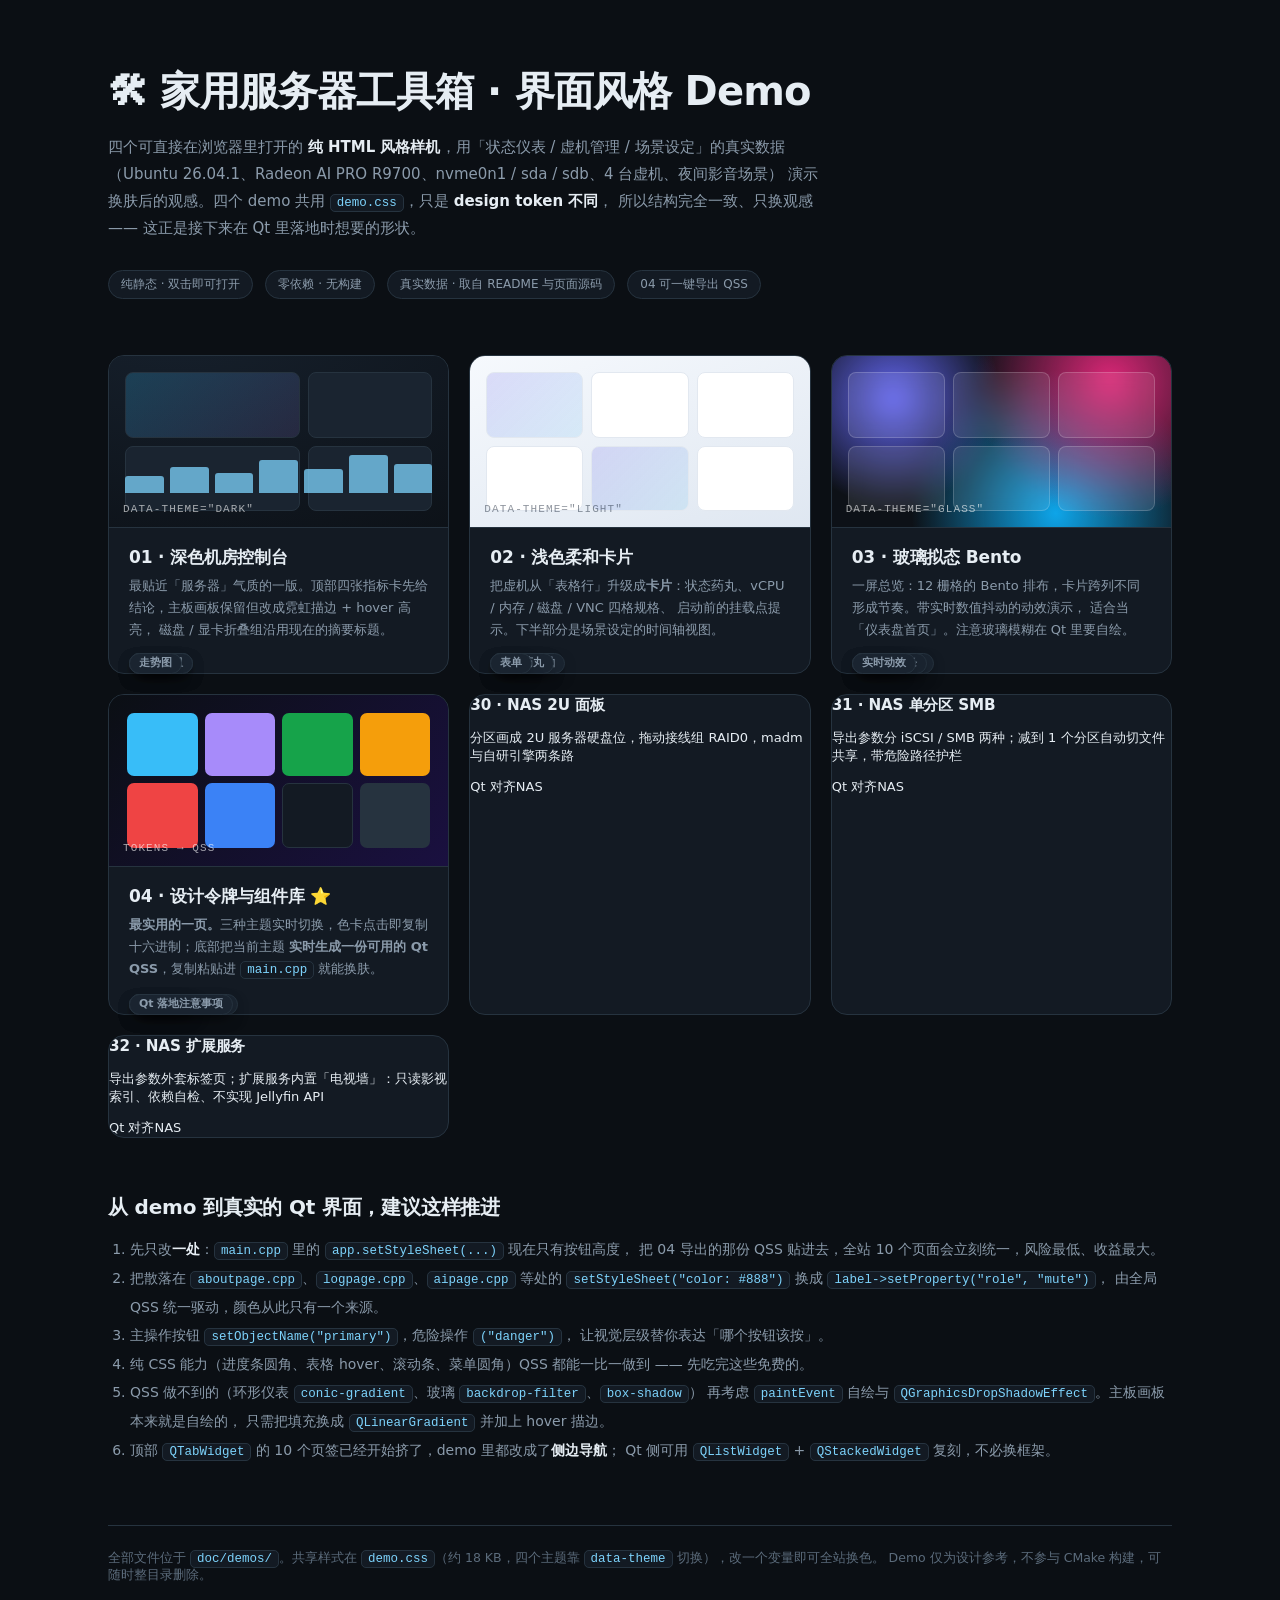
<file: doc/demos/index.html>
<!doctype html>
<html lang="zh-CN">
<head>
<meta charset="utf-8">
<meta name="viewport" content="width=device-width, initial-scale=1">
<title>家用服务器工具箱 · 界面风格 Demo</title>
<link rel="stylesheet" href="demo.css">
<style>
  body { background: #0b0f14; }
  .wrap { max-width: 1120px; margin: 0 auto; padding: 64px 28px 96px; color: #e6edf3; }
  h1 { font-size: 40px; margin: 0 0 10px; letter-spacing: -.02em; }
  .lede { color: #8b9bab; font-size: 15px; line-height: 1.8; max-width: 720px; }
  .lede b { color: #e6edf3; }
  .row { display: flex; flex-wrap: wrap; gap: 12px; margin: 28px 0 56px; }
  .tag { font-size: 12px; padding: 5px 12px; border-radius: 999px; border: 1px solid #26333f;
         background: #131a23; color: #8b9bab; }

  .cards { display: grid; grid-template-columns: repeat(auto-fill, minmax(320px, 1fr)); gap: 20px; }
  a.card { display: block; text-decoration: none; color: inherit; background: #131a23;
           border: 1px solid #26333f; border-radius: 16px; overflow: hidden;
           transition: transform .18s cubic-bezier(.2,.7,.2,1), border-color .18s, box-shadow .18s; }
  a.card:hover { transform: translateY(-4px); border-color: #33475b;
                 box-shadow: 0 20px 44px -20px rgba(0,0,0,.8); }
  .shot { height: 172px; position: relative; overflow: hidden; border-bottom: 1px solid #26333f; }
  .shot .lbl { position: absolute; left: 14px; bottom: 12px; font-size: 11px; letter-spacing: .1em;
               text-transform: uppercase; color: rgba(255,255,255,.62); font-family: var(--font-mono); }
  .pad { padding: 18px 20px 20px; }
  .pad h3 { font-size: 17px; margin: 0 0 6px; }
  .pad p { margin: 0; font-size: 13px; line-height: 1.7; color: #8b9bab; }
  .chips { display: flex; flex-wrap: wrap; gap: 6px; margin-top: 12px; }
  .chip { font-size: 11px; padding: 2px 9px; border-radius: 999px; background: #1a2430;
          border: 1px solid #26333f; color: #8b9bab; }

  /* 三块缩略图：纯 CSS 抽象示意，不依赖截图 */
  .s-dark  { background: radial-gradient(600px 300px at 20% -20%, #16202c, #0b0f14); }
  .s-light { background: linear-gradient(160deg, #f6f9fd, #dfe7f1); }
  .s-glass { background:
      radial-gradient(180px 180px at 18% 25%, #6366f1, transparent 60%),
      radial-gradient(220px 220px at 82% 15%, #db2777, transparent 62%),
      radial-gradient(240px 240px at 66% 92%, #0ea5e9, transparent 60%), #0d1117; }
  .s-tok   { background: linear-gradient(135deg, #0b0f14, #1a1040); }
  .blocks { position: absolute; inset: 16px; display: grid; gap: 8px; }
  .b1 { grid-template-columns: 1.4fr 1fr; grid-template-rows: 1fr 1fr; }
  .blk { border-radius: 8px; }
  .s-dark  .blk { background: #1a2430; border: 1px solid #26333f; }
  .s-dark  .blk.a { background: linear-gradient(135deg, rgba(56,189,248,.22), rgba(167,139,250,.14)); }
  .s-light .blk { background: #fff; border: 1px solid #e2e8f0; }
  .s-light .blk.a { background: linear-gradient(135deg, rgba(79,70,229,.16), rgba(14,165,233,.1)); }
  .s-glass .blk { background: rgba(255,255,255,.09); border: 1px solid rgba(255,255,255,.18);
                  backdrop-filter: blur(8px); }
  .b2 { grid-template-columns: repeat(3, 1fr); grid-template-rows: 1fr 1fr; }
  .b3 { grid-template-columns: repeat(4, 1fr); grid-template-rows: 1fr 1fr 1fr; }
  .bars { position: absolute; left: 16px; right: 16px; bottom: 34px; display: flex; gap: 6px; align-items: flex-end; height: 42px; }
  .bars i { flex: 1; border-radius: 3px 3px 0 0; background: rgba(125,211,252,.75); }
  .swgrid { position: absolute; inset: 18px; display: grid; grid-template-columns: repeat(4,1fr); gap: 7px; }
  .swgrid i { border-radius: 7px; }

  h2 { font-size: 20px; margin: 56px 0 14px; }
  ol { color: #8b9bab; font-size: 14px; line-height: 2; padding-left: 22px; }
  ol b { color: #e6edf3; }
  code { font-family: var(--font-mono); font-size: 12.5px; background: #131a23;
         border: 1px solid #26333f; border-radius: 5px; padding: 1px 6px; color: #7dd3fc; }
  .foot { margin-top: 60px; padding-top: 24px; border-top: 1px solid #26333f;
          font-size: 12.5px; color: #5b6b7b; }
</style>
</head>
<body>
<div class="wrap">

  <h1>🛠 家用服务器工具箱 · 界面风格 Demo</h1>
  <p class="lede">
    四个可直接在浏览器里打开的 <b>纯 HTML 风格样机</b>，用「状态仪表 / 虚机管理 / 场景设定」的真实数据
    （Ubuntu 26.04.1、Radeon AI PRO R9700、nvme0n1 / sda / sdb、4 台虚机、夜间影音场景）
    演示换肤后的观感。四个 demo 共用 <code>demo.css</code>，只是 <b>design token 不同</b>，
    所以结构完全一致、只换观感 —— 这正是接下来在 Qt 里落地时想要的形状。
  </p>

  <div class="row">
    <span class="tag">纯静态 · 双击即可打开</span>
    <span class="tag">零依赖 · 无构建</span>
    <span class="tag">真实数据 · 取自 README 与页面源码</span>
    <span class="tag">04 可一键导出 QSS</span>
  </div>

  <div class="cards">

    <a class="card" href="01-dark-console.html">
      <div class="shot s-dark">
        <div class="blocks b1">
          <div class="blk a"></div><div class="blk"></div><div class="blk"></div><div class="blk"></div>
        </div>
        <div class="bars"><i style="height:40%"></i><i style="height:62%"></i><i style="height:48%"></i>
          <i style="height:78%"></i><i style="height:56%"></i><i style="height:90%"></i><i style="height:70%"></i></div>
        <span class="lbl">data-theme="dark"</span>
      </div>
      <div class="pad">
        <h3>01 · 深色机房控制台</h3>
        <p>最贴近「服务器」气质的一版。顶部四张指标卡先给结论，主板画板保留但改成霓虹描边 + hover 高亮，
           磁盘 / 显卡折叠组沿用现在的摘要标题。</p>
        <div class="chips"><span class="chip">状态仪表</span><span class="chip">主板画板</span>
          <span class="chip">折叠分组</span><span class="chip">走势图</span></div>
      </div>
    </a>

    <a class="card" href="02-light-cards.html">
      <div class="shot s-light">
        <div class="blocks b2">
          <div class="blk a"></div><div class="blk"></div><div class="blk"></div>
          <div class="blk"></div><div class="blk a"></div><div class="blk"></div>
        </div>
        <span class="lbl" style="color:rgba(30,41,59,.5)">data-theme="light"</span>
      </div>
      <div class="pad">
        <h3>02 · 浅色柔和卡片</h3>
        <p>把虚机从「表格行」升级成<b>卡片</b>：状态药丸、vCPU / 内存 / 磁盘 / VNC 四格规格、
           启动前的挂载点提示。下半部分是场景设定的时间轴视图。</p>
        <div class="chips"><span class="chip">虚机卡片</span><span class="chip">场景时间轴</span>
          <span class="chip">状态药丸</span><span class="chip">表单</span></div>
      </div>
    </a>

    <a class="card" href="03-glass-bento.html">
      <div class="shot s-glass">
        <div class="blocks b2">
          <div class="blk"></div><div class="blk"></div><div class="blk"></div>
          <div class="blk"></div><div class="blk"></div><div class="blk"></div>
        </div>
        <span class="lbl">data-theme="glass"</span>
      </div>
      <div class="pad">
        <h3>03 · 玻璃拟态 Bento</h3>
        <p>一屏总览：12 栅格的 Bento 排布，卡片跨列不同形成节奏。带实时数值抖动的动效演示，
           适合当「仪表盘首页」。注意玻璃模糊在 Qt 里要自绘。</p>
        <div class="chips"><span class="chip">Bento 栅格</span><span class="chip">面积图</span>
          <span class="chip">温度热力条</span><span class="chip">实时动效</span></div>
      </div>
    </a>

    <a class="card" href="04-tokens.html">
      <div class="shot s-tok">
        <div class="swgrid">
          <i style="background:#38bdf8"></i><i style="background:#a78bfa"></i><i style="background:#16a34a"></i><i style="background:#f59e0b"></i>
          <i style="background:#ef4444"></i><i style="background:#3b82f6"></i><i style="background:#131a23;border:1px solid #26333f"></i><i style="background:#26333f"></i>
        </div>
        <span class="lbl">tokens → QSS</span>
      </div>
      <div class="pad">
        <h3>04 · 设计令牌与组件库 ⭐</h3>
        <p><b>最实用的一页。</b>三种主题实时切换，色卡点击即复制十六进制；底部把当前主题
           <b>实时生成一份可用的 Qt QSS</b>，复制粘贴进 <code>main.cpp</code> 就能换肤。</p>
        <div class="chips"><span class="chip">主题切换</span><span class="chip">导出 QSS</span>
          <span class="chip">按钮 / 表格 / 表单</span><span class="chip">Qt 落地注意事项</span></div>
      </div>
    </a>
<a class="card" href="30-nas-2u-panel.html">
  <div class="prev" style="background:linear-gradient(135deg,#0b0f14,#131a23)"></div>
  <h3>30 · NAS 2U 面板</h3>
  <p>分区画成 2U 服务器硬盘位，拖动接线组 RAID0，madm 与自研引擎两条路</p>
  <div class="tags"><span>Qt 对齐</span><span>NAS</span></div>
</a>
<a class="card" href="31-nas-smb.html">
  <div class="prev" style="background:linear-gradient(135deg,#0b0f14,#131a23)"></div>
  <h3>31 · NAS 单分区 SMB</h3>
  <p>导出参数分 iSCSI / SMB 两种；减到 1 个分区自动切文件共享，带危险路径护栏</p>
  <div class="tags"><span>Qt 对齐</span><span>NAS</span></div>
</a>
<a class="card" href="32-nas-extensions.html">
  <div class="prev" style="background:linear-gradient(135deg,#0b0f14,#131a23)"></div>
  <h3>32 · NAS 扩展服务</h3>
  <p>导出参数外套标签页；扩展服务内置「电视墙」：只读影视索引、依赖自检、不实现 Jellyfin API</p>
  <div class="tags"><span>Qt 对齐</span><span>NAS</span></div>
</a>


  </div>

  <h2>从 demo 到真实的 Qt 界面，建议这样推进</h2>
  <ol>
    <li>先只改<b>一处</b>：<code>main.cpp</code> 里的 <code>app.setStyleSheet(...)</code> 现在只有按钮高度，
        把 04 导出的那份 QSS 贴进去，全站 10 个页面会立刻统一，风险最低、收益最大。</li>
    <li>把散落在 <code>aboutpage.cpp</code>、<code>logpage.cpp</code>、<code>aipage.cpp</code> 等处的
        <code>setStyleSheet("color: #888")</code> 换成 <code>label-&gt;setProperty("role", "mute")</code>，
        由全局 QSS 统一驱动，颜色从此只有一个来源。</li>
    <li>主操作按钮 <code>setObjectName("primary")</code>，危险操作 <code>("danger")</code>，
        让视觉层级替你表达「哪个按钮该按」。</li>
    <li>纯 CSS 能力（进度条圆角、表格 hover、滚动条、菜单圆角）QSS 都能一比一做到 —— 先吃完这些免费的。</li>
    <li>QSS 做不到的（环形仪表 <code>conic-gradient</code>、玻璃 <code>backdrop-filter</code>、<code>box-shadow</code>）
        再考虑 <code>paintEvent</code> 自绘与 <code>QGraphicsDropShadowEffect</code>。主板画板本来就是自绘的，
        只需把填充换成 <code>QLinearGradient</code> 并加上 hover 描边。</li>
    <li>顶部 <code>QTabWidget</code> 的 10 个页签已经开始挤了，demo 里都改成了<b>侧边导航</b>；
        Qt 侧可用 <code>QListWidget</code> + <code>QStackedWidget</code> 复刻，不必换框架。</li>
  </ol>

  <div class="foot">
    全部文件位于 <code>doc/demos/</code>。共享样式在 <code>demo.css</code>（约 18 KB，四个主题靠
    <code>data-theme</code> 切换），改一个变量即可全站换色。
    Demo 仅为设计参考，不参与 CMake 构建，可随时整目录删除。
  </div>

</div>
</body>
</html>
</file>
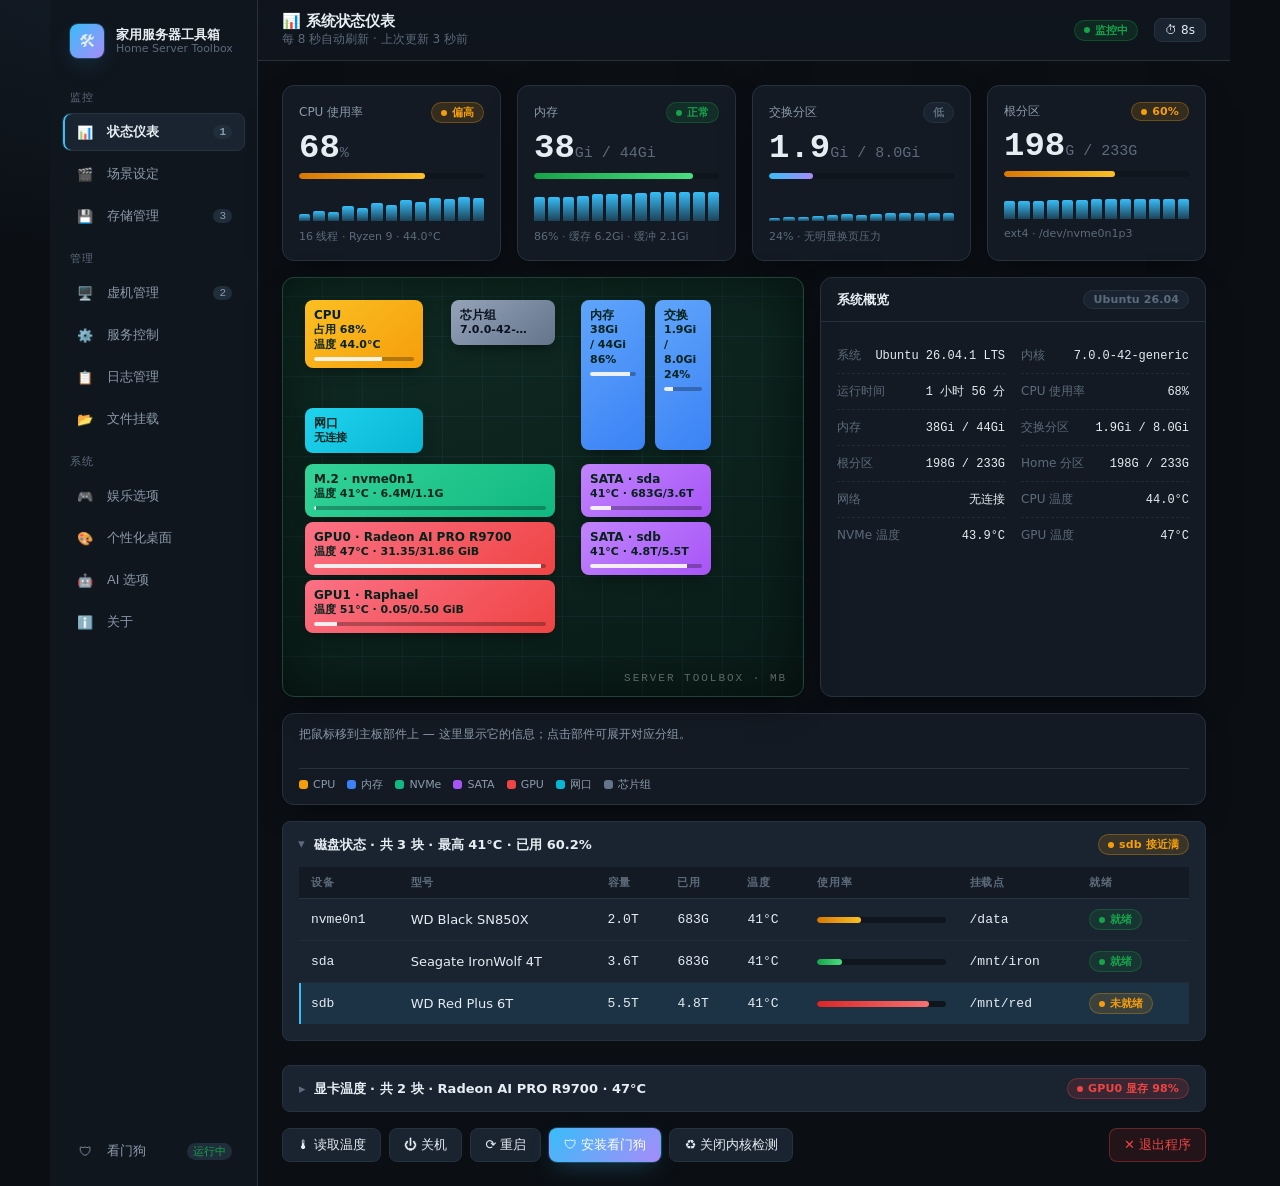
<file: doc/demos/01-dark-console.html>
<!doctype html>
<html lang="zh-CN" data-theme="dark">
<head>
<meta charset="utf-8">
<meta name="viewport" content="width=device-width, initial-scale=1">
<title>Demo 01 · 深色机房控制台 — 状态仪表</title>
<link rel="stylesheet" href="demo.css">
<style>
  .hero { display: grid; grid-template-columns: 1.15fr .85fr; gap: var(--sp-4); }
  @media (max-width: 1020px) { .hero { grid-template-columns: 1fr; } }
  .board { grid-column: 1; }
  .ovl { display: grid; grid-template-columns: 1fr 1fr; gap: 0 var(--sp-4); align-content: start; }
  .ovl .row { display: flex; justify-content: space-between; align-items: baseline; gap: var(--sp-3);
              padding: 9px 0; border-bottom: 1px dashed color-mix(in srgb, var(--border) 70%, transparent); }
  .ovl .row:nth-last-child(-n+2) { border-bottom: 0; }
  .ovl .k { font-size: var(--fs-sm); color: var(--text-mute); white-space: nowrap; }
  .ovl .v { font-family: var(--font-mono); font-size: var(--fs-sm); text-align: right; }
  .stat-row { display: grid; grid-template-columns: repeat(4, 1fr); gap: var(--sp-4); }
  @media (max-width: 1020px) { .stat-row { grid-template-columns: repeat(2, 1fr); } }
  .legend { display: flex; flex-wrap: wrap; gap: var(--sp-3); font-size: var(--fs-xs); color: var(--text-dim); }
  .legend span { display: inline-flex; align-items: center; gap: 5px; }
  .legend i { width: 9px; height: 9px; border-radius: 3px; }
  .tip { min-height: 34px; font-size: var(--fs-sm); color: var(--text-dim); }
  .toolbar { display: flex; flex-wrap: wrap; gap: var(--sp-2); }
</style>
</head>
<body>
<div class="app"><div class="window">

  <aside class="sidebar">
    <div class="brand">
      <div class="brand-mark">🛠</div>
      <div>
        <div class="brand-name">家用服务器工具箱</div>
        <div class="brand-sub">Home Server Toolbox</div>
      </div>
    </div>
    <div class="nav-sep">监控</div>
    <button class="nav-item active"><span class="nav-ico">📊</span>状态仪表<span class="nav-badge live">1</span></button><button class="nav-item "><span class="nav-ico">🎬</span>场景设定</button><button class="nav-item "><span class="nav-ico">💾</span>存储管理<span class="nav-badge ok">3</span></button>
    <div class="nav-sep">管理</div>
    <button class="nav-item "><span class="nav-ico">🖥️</span>虚机管理<span class="nav-badge ok">2</span></button><button class="nav-item "><span class="nav-ico">⚙️</span>服务控制</button><button class="nav-item "><span class="nav-ico">📋</span>日志管理</button><button class="nav-item "><span class="nav-ico">📂</span>文件挂载</button>
    <div class="nav-sep">系统</div>
    <button class="nav-item "><span class="nav-ico">🎮</span>娱乐选项</button><button class="nav-item "><span class="nav-ico">🎨</span>个性化桌面</button><button class="nav-item "><span class="nav-ico">🤖</span>AI 选项</button><button class="nav-item "><span class="nav-ico">ℹ️</span>关于</button>
    <div style="flex:1"></div>
    <div class="nav-item"><span class="nav-ico">🛡</span>看门狗<span class="nav-badge" style="color:var(--ok)">运行中</span></div>
  </aside>
<div class="main">
  <header class="topbar">
    <div><h1>📊 系统状态仪表</h1><div class="sub">每 8 秒自动刷新 · 上次更新 3 秒前</div></div>
    <div class="spacer"></div>
    <span class="pill live ok"><span class="dot"></span>监控中</span>
    <button class="btn sm">⏱ 8s</button>
  </header>

  <div style="padding: var(--sp-5); display: flex; flex-direction: column; gap: var(--sp-4)">

    <!-- 指标卡：一眼看关键数字 -->
    <section class="stat-row">
      <div class="card stat">
        <div class="stat-top"><span class="stat-label">CPU 使用率</span><span class="spacer"></span><span class="pill warn"><span class="dot"></span>偏高</span></div>
        <div class="stat-val num">68<small>%</small></div>
        <div class="bar warn"><i style="width:68%"></i></div>
        <div class="spark"><i style="height:22%;animation-delay:0.01s"></i><i style="height:30%;animation-delay:0.01s"></i><i style="height:26%;animation-delay:0.17s"></i><i style="height:44%;animation-delay:0.02s"></i><i style="height:38%;animation-delay:0.00s"></i><i style="height:52%;animation-delay:0.48s"></i><i style="height:48%;animation-delay:0.45s"></i><i style="height:61%;animation-delay:0.29s"></i><i style="height:55%;animation-delay:0.42s"></i><i style="height:68%;animation-delay:0.18s"></i><i style="height:64%;animation-delay:0.30s"></i><i style="height:72%;animation-delay:0.01s"></i><i style="height:68%;animation-delay:0.24s"></i></div>
        <div class="stat-foot">16 线程 · Ryzen 9 · 44.0°C</div>
      </div>
      <div class="card stat">
        <div class="stat-top"><span class="stat-label">内存</span><span class="spacer"></span><span class="pill ok"><span class="dot"></span>正常</span></div>
        <div class="stat-val num">38<small>Gi / 44Gi</small></div>
        <div class="bar ok"><i style="width:86%"></i></div>
        <div class="spark"><i style="height:70%;animation-delay:0.13s"></i><i style="height:72%;animation-delay:0.26s"></i><i style="height:71%;animation-delay:0.24s"></i><i style="height:75%;animation-delay:0.43s"></i><i style="height:78%;animation-delay:0.03s"></i><i style="height:80%;animation-delay:0.08s"></i><i style="height:79%;animation-delay:0.41s"></i><i style="height:83%;animation-delay:0.09s"></i><i style="height:84%;animation-delay:0.30s"></i><i style="height:86%;animation-delay:0.06s"></i><i style="height:85%;animation-delay:0.14s"></i><i style="height:86%;animation-delay:0.16s"></i><i style="height:86%;animation-delay:0.07s"></i></div>
        <div class="stat-foot">86% · 缓存 6.2Gi · 缓冲 2.1Gi</div>
      </div>
      <div class="card stat">
        <div class="stat-top"><span class="stat-label">交换分区</span><span class="spacer"></span><span class="pill mute">低</span></div>
        <div class="stat-val num">1.9<small>Gi / 8.0Gi</small></div>
        <div class="bar"><i style="width:24%"></i></div>
        <div class="spark"><i style="height:10%;animation-delay:0.26s"></i><i style="height:12%;animation-delay:0.00s"></i><i style="height:11%;animation-delay:0.05s"></i><i style="height:14%;animation-delay:0.38s"></i><i style="height:18%;animation-delay:0.35s"></i><i style="height:20%;animation-delay:0.22s"></i><i style="height:19%;animation-delay:0.10s"></i><i style="height:22%;animation-delay:0.32s"></i><i style="height:24%;animation-delay:0.25s"></i><i style="height:23%;animation-delay:0.19s"></i><i style="height:24%;animation-delay:0.12s"></i><i style="height:24%;animation-delay:0.19s"></i><i style="height:24%;animation-delay:0.44s"></i></div>
        <div class="stat-foot">24% · 无明显换页压力</div>
      </div>
      <div class="card stat">
        <div class="stat-top"><span class="stat-label">根分区</span><span class="spacer"></span><span class="pill warn"><span class="dot"></span>60%</span></div>
        <div class="stat-val num">198<small>G / 233G</small></div>
        <div class="bar warn"><i style="width:60%"></i></div>
        <div class="spark"><i style="height:52%;animation-delay:0.22s"></i><i style="height:53%;animation-delay:0.05s"></i><i style="height:54%;animation-delay:0.23s"></i><i style="height:55%;animation-delay:0.30s"></i><i style="height:56%;animation-delay:0.47s"></i><i style="height:57%;animation-delay:0.35s"></i><i style="height:58%;animation-delay:0.24s"></i><i style="height:58%;animation-delay:0.03s"></i><i style="height:59%;animation-delay:0.03s"></i><i style="height:60%;animation-delay:0.38s"></i><i style="height:60%;animation-delay:0.17s"></i><i style="height:60%;animation-delay:0.24s"></i><i style="height:60%;animation-delay:0.42s"></i></div>
        <div class="stat-foot">ext4 · /dev/nvme0n1p3</div>
      </div>
    </section>

    <!-- 主板画板 + 系统概览 -->
    <section class="hero">
      <div class="board" id="board">
        <!-- 芯片位置对应真实插槽布局 -->
        <div class="chip cpu"      style="left:22px;  top:22px;  width:118px" data-tip="CPU · 采样中 · 温度 44.0°C">
          <b>CPU</b>占用 68%<br>温度 44.0°C<div class="mini"><i style="width:68%"></i></div></div>
        <div class="chip chipset"  style="left:168px; top:22px;  width:104px" data-tip="芯片组 · 7.0.0-42-generic">
          <b>芯片组</b>7.0.0-42-…</div>
        <div class="chip ram"      style="left:298px; top:22px;  width:64px; height:150px" data-tip="内存 38Gi / 44Gi (86%)">
          <b>内存</b>38Gi<br>/ 44Gi<br>86%<div class="mini"><i style="width:86%"></i></div></div>
        <div class="chip ram"      style="left:372px; top:22px;  width:56px; height:150px" data-tip="交换分区 1.9Gi / 8.0Gi (24%)">
          <b>交换</b>1.9Gi<br>/ 8.0Gi<br>24%<div class="mini"><i style="width:24%"></i></div></div>

        <div class="chip nic"      style="left:22px;  top:130px; width:118px" data-tip="网口 · 无连接">
          <b>网口</b>无连接</div>
        <div class="chip nvme"     style="left:22px;  top:186px; width:250px" data-tip="M.2 nvme0n1 · 41°C · 6.4M/1.1G">
          <b>M.2 · nvme0n1</b>温度 41°C · 6.4M/1.1G<div class="mini"><i style="width:1%"></i></div></div>
        <div class="chip gpu"      style="left:22px;  top:244px; width:250px" data-tip="GPU0 Radeon AI PRO R9700 · 47°C · 31.35/31.86 GiB">
          <b>GPU0 · Radeon AI PRO R9700</b>温度 47°C · 31.35/31.86 GiB<div class="mini"><i style="width:98%"></i></div></div>
        <div class="chip gpu"      style="left:22px;  top:302px; width:250px" data-tip="GPU1 Raphael · 51°C · 0.05/0.50 GiB">
          <b>GPU1 · Raphael</b>温度 51°C · 0.05/0.50 GiB<div class="mini"><i style="width:10%"></i></div></div>
        <div class="chip sata"     style="left:298px; top:186px; width:130px" data-tip="SATA sda · 41°C · 683G/3.6T">
          <b>SATA · sda</b>41°C · 683G/3.6T<div class="mini"><i style="width:19%"></i></div></div>
        <div class="chip sata"     style="left:298px; top:244px; width:130px" data-tip="SATA sdb · 41°C · 4.8T/5.5T">
          <b>SATA · sdb</b>41°C · 4.8T/5.5T<div class="mini"><i style="width:87%"></i></div></div>

        <div class="board-tag">SERVER TOOLBOX · MB</div>
      </div>

      <div class="card">
        <div class="card-head"><span class="card-title">系统概览</span><span class="spacer"></span><span class="pill mute">Ubuntu 26.04</span></div>
        <div class="card-body">
          <div class="ovl">
            <div class="row"><span class="k">系统</span><span class="v">Ubuntu 26.04.1 LTS</span></div>
            <div class="row"><span class="k">内核</span><span class="v">7.0.0-42-generic</span></div>
            <div class="row"><span class="k">运行时间</span><span class="v">1 小时 56 分</span></div>
            <div class="row"><span class="k">CPU 使用率</span><span class="v">68%</span></div>
            <div class="row"><span class="k">内存</span><span class="v">38Gi / 44Gi</span></div>
            <div class="row"><span class="k">交换分区</span><span class="v">1.9Gi / 8.0Gi</span></div>
            <div class="row"><span class="k">根分区</span><span class="v">198G / 233G</span></div>
            <div class="row"><span class="k">Home 分区</span><span class="v">198G / 233G</span></div>
            <div class="row"><span class="k">网络</span><span class="v">无连接</span></div>
            <div class="row"><span class="k">CPU 温度</span><span class="v">44.0°C</span></div>
            <div class="row"><span class="k">NVMe 温度</span><span class="v">43.9°C</span></div>
            <div class="row"><span class="k">GPU 温度</span><span class="v">47°C</span></div>
          </div>
        </div>
      </div>
    </section>

    <div class="card" style="padding: var(--sp-3) var(--sp-4)">
      <div class="tip" id="tip">把鼠标移到主板部件上 — 这里显示它的信息；点击部件可展开对应分组。</div>
      <hr class="sep" style="margin: var(--sp-2) 0">
      <div class="legend">
        <span><i style="background:#f59e0b"></i>CPU</span><span><i style="background:#3b82f6"></i>内存</span>
        <span><i style="background:#10b981"></i>NVMe</span><span><i style="background:#a855f7"></i>SATA</span>
        <span><i style="background:#ef4444"></i>GPU</span><span><i style="background:#06b6d4"></i>网口</span>
        <span><i style="background:#64748b"></i>芯片组</span>
      </div>
    </div>

    <!-- 折叠分组：收起时标题带摘要 -->
    <details class="grp" open>
      <summary>磁盘状态 · 共 3 块 · 最高 41°C · 已用 60.2%
        <span class="spacer"></span><span class="pill warn"><span class="dot"></span>sdb 接近满</span></summary>
      <div class="grp-body">
        <table>
          <thead><tr><th>设备</th><th>型号</th><th>容量</th><th>已用</th><th>温度</th><th>使用率</th><th>挂载点</th><th>就绪</th></tr></thead>
          <tbody>
            <tr><td class="mono">nvme0n1</td><td>WD Black SN850X</td><td class="mono">2.0T</td><td class="mono">683G</td><td class="mono">41°C</td>
                <td style="min-width:120px"><div class="bar warn"><i style="width:34%"></i></div></td><td class="mono">/data</td><td><span class="pill ok"><span class="dot"></span>就绪</span></td></tr>
            <tr><td class="mono">sda</td><td>Seagate IronWolf 4T</td><td class="mono">3.6T</td><td class="mono">683G</td><td class="mono">41°C</td>
                <td style="min-width:120px"><div class="bar ok"><i style="width:19%"></i></div></td><td class="mono">/mnt/iron</td><td><span class="pill ok"><span class="dot"></span>就绪</span></td></tr>
            <tr class="sel"><td class="mono">sdb</td><td>WD Red Plus 6T</td><td class="mono">5.5T</td><td class="mono">4.8T</td><td class="mono">41°C</td>
                <td style="min-width:120px"><div class="bar bad"><i style="width:87%"></i></div></td><td class="mono">/mnt/red</td><td><span class="pill warn"><span class="dot"></span>未就绪</span></td></tr>
          </tbody>
        </table>
      </div>
    </details>

    <details class="grp">
      <summary>显卡温度 · 共 2 块 · Radeon AI PRO R9700 · 47°C
        <span class="spacer"></span><span class="pill bad"><span class="dot"></span>GPU0 显存 98%</span></summary>
      <div class="grp-body">
        <table>
          <thead><tr><th>卡</th><th>型号</th><th>PCI 槽位</th><th>核心频率</th><th>显存</th><th>风扇</th><th>温度</th><th>限频</th></tr></thead>
          <tbody>
            <tr><td class="mono">GPU0</td><td>Radeon AI PRO R9700</td><td class="mono">03:00.0</td><td class="mono">1850 MHz</td>
                <td class="mono">31.35/31.86 GiB</td><td class="mono">32%</td><td class="mono">47°C</td><td><button class="btn sm">限制频率</button></td></tr>
            <tr><td class="mono">GPU1</td><td>Raphael</td><td class="mono">00:02.0</td><td class="mono">600 MHz</td>
                <td class="mono">0.05/0.50 GiB</td><td class="mono">—</td><td class="mono">51°C</td><td><button class="btn sm" disabled>不支持</button></td></tr>
          </tbody>
        </table>
      </div>
    </details>

    <!-- 底栏动作 -->
    <div class="toolbar">
      <button class="btn">🌡 读取温度</button>
      <button class="btn">⏻ 关机</button>
      <button class="btn">⟳ 重启</button>
      <button class="btn primary">🛡 安装看门狗</button>
      <button class="btn">♻ 关闭内核检测</button>
      <div class="spacer"></div>
      <button class="btn danger">✕ 退出程序</button>
    </div>
  </div>
</div>
</div></div>

<script>
  // 主板部件 hover → 提示条 + 高亮；click → 展开对应分组
  const tip = document.getElementById("tip")
  const tipDefault = tip.textContent
  const groups = [...document.querySelectorAll("details.grp")]
  document.querySelectorAll(".chip").forEach(c => {
    c.tabIndex = 0
    c.addEventListener("mouseenter", () => { tip.textContent = c.dataset.tip; c.classList.add("on") })
    c.addEventListener("mouseleave", () => { tip.textContent = tipDefault; c.classList.remove("on") })
    c.addEventListener("focus",      () => { tip.textContent = c.dataset.tip })
    c.addEventListener("click", () => {
      const g = c.dataset.tip.includes("GPU") ? groups[1] : groups[0]
      g.open = true
      g.scrollIntoView({ behavior: "smooth", block: "center" })
    })
  })
  // 折叠摘要点击 chevron 也可用原生 details
</script>
</body>
</html>
</file>
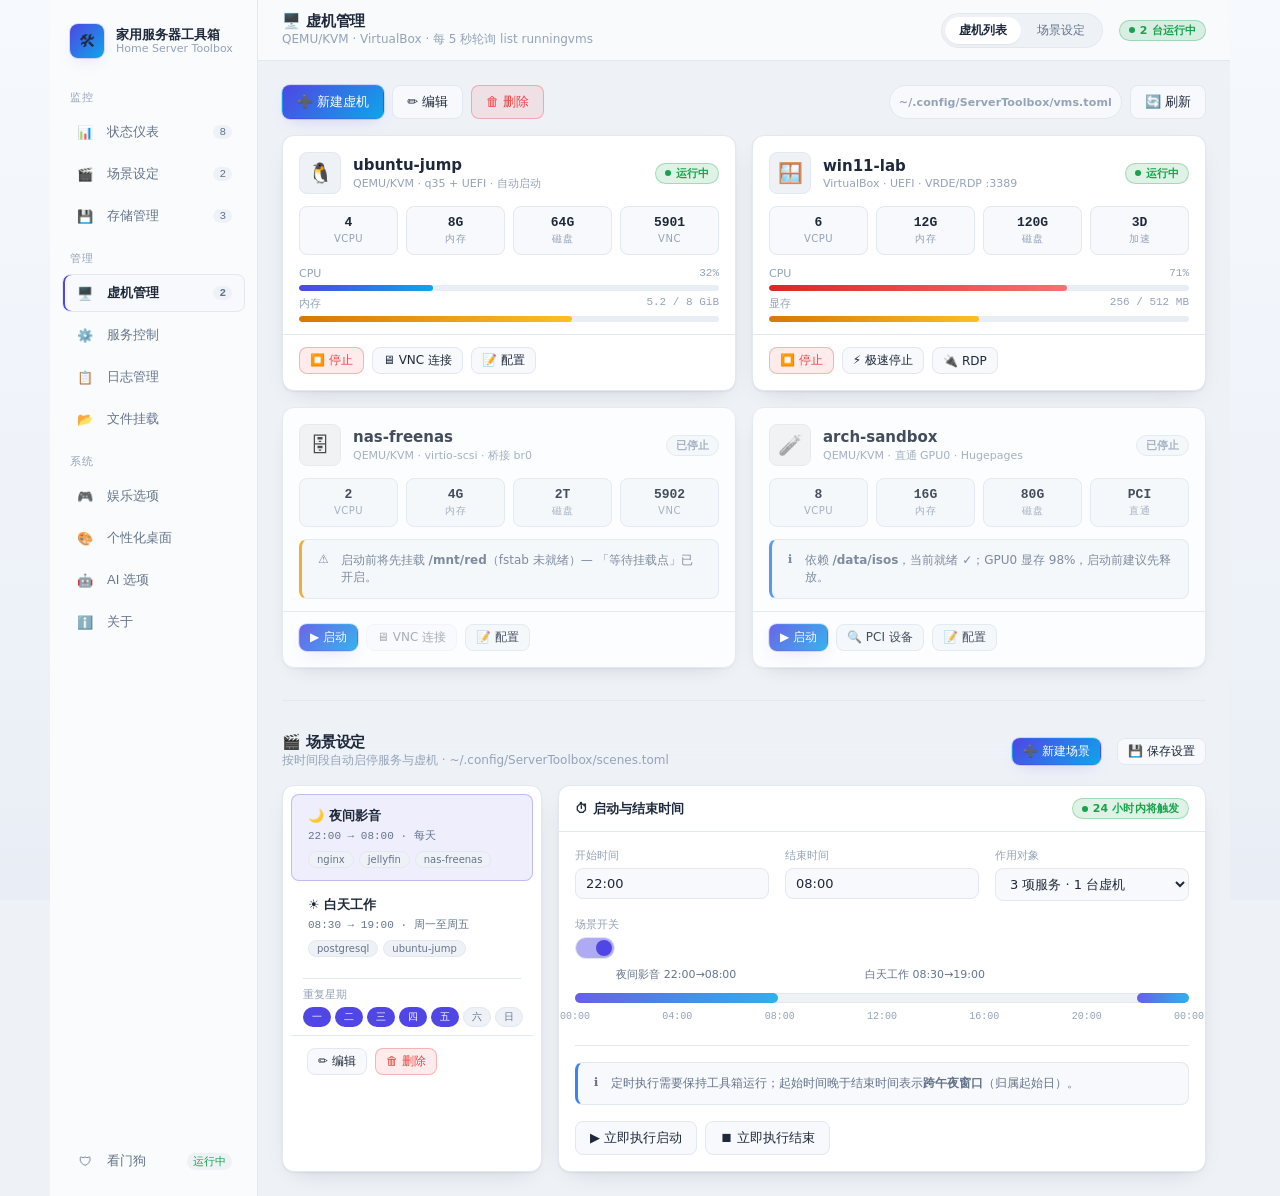
<file: doc/demos/02-light-cards.html>
<!doctype html>
<html lang="zh-CN" data-theme="light">
<head>
<meta charset="utf-8">
<meta name="viewport" content="width=device-width, initial-scale=1">
<title>Demo 02 · 浅色柔和卡片 — 虚机管理 / 场景设定</title>
<link rel="stylesheet" href="demo.css">
<style>
  .tabs { display: inline-flex; gap: 2px; padding: 3px; border-radius: var(--r-pill);
          background: var(--surface-3); border: 1px solid var(--border); }
  .tabs button { border: 0; background: none; font: inherit; font-size: var(--fs-sm); cursor: pointer;
                 padding: 5px 14px; border-radius: var(--r-pill); color: var(--text-dim);
                 transition: all var(--dur) var(--ease); }
  .tabs button.on { background: var(--surface); color: var(--text); font-weight: 600; box-shadow: var(--shadow); }

  .vm-grid { display: grid; grid-template-columns: repeat(auto-fill, minmax(330px, 1fr)); gap: var(--sp-4); }
  .vm { display: flex; flex-direction: column; }
  .vm-top { display: flex; align-items: center; gap: var(--sp-3); padding: var(--sp-4) var(--sp-4) var(--sp-3); }
  .vm-avatar { width: 42px; height: 42px; border-radius: var(--r-sm); display: grid; place-items: center;
               font-size: 20px; background: var(--surface-3); border: 1px solid var(--border); }
  .vm-name { font-size: var(--fs-lg); font-weight: 650; }
  .vm-meta { font-size: var(--fs-xs); color: var(--text-mute); margin-top: 2px; }
  .vm-specs { display: grid; grid-template-columns: repeat(4, 1fr); gap: var(--sp-2); padding: 0 var(--sp-4) var(--sp-3); }
  .spec { background: var(--surface-2); border: 1px solid var(--border); border-radius: var(--r-sm);
          padding: 8px; text-align: center; }
  .spec b { display: block; font-family: var(--font-mono); font-size: var(--fs-md); }
  .spec span { font-size: 10px; color: var(--text-mute); text-transform: uppercase; letter-spacing: .05em; }
  .vm-live { padding: 0 var(--sp-4) var(--sp-3); display: flex; flex-direction: column; gap: 5px; }
  .vm-live .lab { display: flex; justify-content: space-between; font-size: var(--fs-xs); color: var(--text-mute); }
  .vm-actions { display: flex; gap: var(--sp-2); padding: var(--sp-3) var(--sp-4) var(--sp-4);
                border-top: 1px solid var(--border); flex-wrap: wrap; }
  .vm.stopped { opacity: .82; }
  .vm.stopped .vm-avatar { filter: grayscale(1); }

  .scene { display: grid; grid-template-columns: 260px 1fr; gap: var(--sp-4); }
  @media (max-width: 900px) { .scene { grid-template-columns: 1fr; } }
  .scene-item { padding: var(--sp-3) var(--sp-4); border-radius: var(--r-sm); cursor: pointer;
                border: 1px solid transparent; transition: all var(--dur) var(--ease); }
  .scene-item + .scene-item { margin-top: 2px; }
  .scene-item:hover { background: var(--surface-2); }
  .scene-item.on { background: color-mix(in srgb, var(--accent) 9%, transparent);
                   border-color: color-mix(in srgb, var(--accent) 30%, transparent); }
  .scene-item b { font-size: var(--fs-md); }
  .scene-item .when { font-family: var(--font-mono); font-size: var(--fs-xs); color: var(--text-dim); margin-top: 3px; }
  .chips { display: flex; flex-wrap: wrap; gap: 5px; margin-top: var(--sp-2); }
  .chip-tag { font-size: 10px; padding: 2px 8px; border-radius: var(--r-pill);
              background: var(--surface-3); border: 1px solid var(--border); color: var(--text-dim); }
  .timeline { position: relative; height: 62px; margin-top: var(--sp-2); }
  .tl-track { position: absolute; left: 0; right: 0; top: 26px; height: 10px; border-radius: var(--r-pill);
              background: var(--surface-3); border: 1px solid var(--border); }
  .tl-block { position: absolute; top: 26px; height: 10px; border-radius: var(--r-pill);
              background: linear-gradient(90deg, var(--accent), var(--accent-2)); opacity: .85; }
  .tl-hour { position: absolute; top: 44px; font-size: 10px; color: var(--text-mute); font-family: var(--font-mono);
             transform: translateX(-50%); }
  .tl-label { position: absolute; top: 0; font-size: var(--fs-xs); color: var(--text-dim); transform: translateX(-50%);
              white-space: nowrap; }
</style>
</head>
<body>
<div class="app"><div class="window">

  <aside class="sidebar">
    <div class="brand"><div class="brand-mark">🛠</div><div>
      <div class="brand-name">家用服务器工具箱</div><div class="brand-sub">Home Server Toolbox</div></div></div>
    <div class="nav-sep">监控</div>
    <button class="nav-item "><span class="nav-ico">📊</span>状态仪表<span class="nav-badge">8</span></button>
    <button class="nav-item "><span class="nav-ico">🎬</span>场景设定<span class="nav-badge">2</span></button>
    <button class="nav-item "><span class="nav-ico">💾</span>存储管理<span class="nav-badge">3</span></button>
    <div class="nav-sep">管理</div>
    <button class="nav-item active"><span class="nav-ico">🖥️</span>虚机管理<span class="nav-badge">2</span></button>
    <button class="nav-item "><span class="nav-ico">⚙️</span>服务控制</button>
    <button class="nav-item "><span class="nav-ico">📋</span>日志管理</button>
    <button class="nav-item "><span class="nav-ico">📂</span>文件挂载</button>
    <div class="nav-sep">系统</div>
    <button class="nav-item "><span class="nav-ico">🎮</span>娱乐选项</button>
    <button class="nav-item "><span class="nav-ico">🎨</span>个性化桌面</button>
    <button class="nav-item "><span class="nav-ico">🤖</span>AI 选项</button>
    <button class="nav-item "><span class="nav-ico">ℹ️</span>关于</button>
    <div style="flex:1"></div>
    <div class="nav-item"><span class="nav-ico">🛡</span>看门狗<span class="nav-badge" style="color:var(--ok)">运行中</span></div>
  </aside>
<div class="main">
  <header class="topbar">
    <div><h1>🖥️ 虚机管理</h1><div class="sub">QEMU/KVM · VirtualBox · 每 5 秒轮询 list runningvms</div></div>
    <div class="spacer"></div>
    <div class="tabs"><button class="on">虚机列表</button><button>场景设定</button></div>
    <span class="pill live ok"><span class="dot"></span>2 台运行中</span>
  </header>

  <div style="padding: var(--sp-5); display: flex; flex-direction: column; gap: var(--sp-4)">

    <div class="toolbar" style="display:flex;gap:var(--sp-2);flex-wrap:wrap">
      <button class="btn primary">➕ 新建虚机</button>
      <button class="btn">✏️ 编辑</button>
      <button class="btn danger">🗑 删除</button>
      <div class="spacer"></div>
      <span class="pill mute">~/.config/ServerToolbox/vms.toml</span>
      <button class="btn">🔄 刷新</button>
    </div>

    <section class="vm-grid">
      <!-- 运行中的虚机 -->
      <article class="card vm">
        <div class="vm-top">
          <div class="vm-avatar">🐧</div>
          <div><div class="vm-name">ubuntu-jump</div>
            <div class="vm-meta">QEMU/KVM · q35 + UEFI · 自动启动</div></div>
          <div class="spacer"></div><span class="pill live ok"><span class="dot"></span>运行中</span>
        </div>
        <div class="vm-specs">
          <div class="spec"><b>4</b><span>vCPU</span></div>
          <div class="spec"><b>8G</b><span>内存</span></div>
          <div class="spec"><b>64G</b><span>磁盘</span></div>
          <div class="spec"><b>5901</b><span>VNC</span></div>
        </div>
        <div class="vm-live">
          <div class="lab"><span>CPU</span><span class="mono">32%</span></div>
          <div class="bar"><i style="width:32%"></i></div>
          <div class="lab"><span>内存</span><span class="mono">5.2 / 8 GiB</span></div>
          <div class="bar warn"><i style="width:65%"></i></div>
        </div>
        <div class="vm-actions">
          <button class="btn sm danger">⏹️ 停止</button>
          <button class="btn sm">🖥 VNC 连接</button>
          <button class="btn sm">📝 配置</button>
        </div>
      </article>

      <article class="card vm">
        <div class="vm-top">
          <div class="vm-avatar">🪟</div>
          <div><div class="vm-name">win11-lab</div>
            <div class="vm-meta">VirtualBox · UEFI · VRDE/RDP :3389</div></div>
          <div class="spacer"></div><span class="pill live ok"><span class="dot"></span>运行中</span>
        </div>
        <div class="vm-specs">
          <div class="spec"><b>6</b><span>vCPU</span></div>
          <div class="spec"><b>12G</b><span>内存</span></div>
          <div class="spec"><b>120G</b><span>磁盘</span></div>
          <div class="spec"><b>3D</b><span>加速</span></div>
        </div>
        <div class="vm-live">
          <div class="lab"><span>CPU</span><span class="mono">71%</span></div>
          <div class="bar bad"><i style="width:71%"></i></div>
          <div class="lab"><span>显存</span><span class="mono">256 / 512 MB</span></div>
          <div class="bar warn"><i style="width:50%"></i></div>
        </div>
        <div class="vm-actions">
          <button class="btn sm danger">⏹️ 停止</button>
          <button class="btn sm">⚡ 极速停止</button>
          <button class="btn sm">🔌 RDP</button>
        </div>
      </article>

      <article class="card vm stopped">
        <div class="vm-top">
          <div class="vm-avatar">🗄</div>
          <div><div class="vm-name">nas-freenas</div>
            <div class="vm-meta">QEMU/KVM · virtio-scsi · 桥接 br0</div></div>
          <div class="spacer"></div><span class="pill mute">已停止</span>
        </div>
        <div class="vm-specs">
          <div class="spec"><b>2</b><span>vCPU</span></div>
          <div class="spec"><b>4G</b><span>内存</span></div>
          <div class="spec"><b>2T</b><span>磁盘</span></div>
          <div class="spec"><b>5902</b><span>VNC</span></div>
        </div>
        <div class="callout warn" style="margin:0 var(--sp-4) var(--sp-3)">
          <span>⚠️</span><div>启动前将先挂载 <b>/mnt/red</b>（fstab 未就绪）— 「等待挂载点」已开启。</div>
        </div>
        <div class="vm-actions">
          <button class="btn sm primary">▶️ 启动</button>
          <button class="btn sm" disabled>🖥 VNC 连接</button>
          <button class="btn sm">📝 配置</button>
        </div>
      </article>

      <article class="card vm stopped">
        <div class="vm-top">
          <div class="vm-avatar">🧪</div>
          <div><div class="vm-name">arch-sandbox</div>
            <div class="vm-meta">QEMU/KVM · 直通 GPU0 · Hugepages</div></div>
          <div class="spacer"></div><span class="pill mute">已停止</span>
        </div>
        <div class="vm-specs">
          <div class="spec"><b>8</b><span>vCPU</span></div>
          <div class="spec"><b>16G</b><span>内存</span></div>
          <div class="spec"><b>80G</b><span>磁盘</span></div>
          <div class="spec"><b>PCI</b><span>直通</span></div>
        </div>
        <div class="callout info" style="margin:0 var(--sp-4) var(--sp-3)">
          <span>ℹ️</span><div>依赖 <b>/data/isos</b>，当前就绪 ✓；GPU0 显存 98%，启动前建议先释放。</div>
        </div>
        <div class="vm-actions">
          <button class="btn sm primary">▶️ 启动</button>
          <button class="btn sm">🔍 PCI 设备</button>
          <button class="btn sm">📝 配置</button>
        </div>
      </article>
    </section>

    <hr class="sep">

    <!-- 场景设定 -->
    <div class="topbar" style="padding:0;border:0;background:none;position:static">
      <div><h1 style="font-size:var(--fs-lg)">🎬 场景设定</h1>
        <div class="sub">按时间段自动启停服务与虚机 · ~/.config/ServerToolbox/scenes.toml</div></div>
      <div class="spacer"></div>
      <button class="btn primary sm">➕ 新建场景</button>
      <button class="btn sm">💾 保存设置</button>
    </div>

    <section class="scene">
      <div class="card" style="padding: var(--sp-2)">
        <div class="scene-item on"><b>🌙 夜间影音</b><div class="when">22:00 → 08:00 · 每天</div>
          <div class="chips"><span class="chip-tag">nginx</span><span class="chip-tag">jellyfin</span><span class="chip-tag">nas-freenas</span></div></div>
        <div class="scene-item"><b>☀️ 白天工作</b><div class="when">08:30 → 19:00 · 周一至周五</div>
          <div class="chips"><span class="chip-tag">postgresql</span><span class="chip-tag">ubuntu-jump</span></div></div>
        <hr class="sep" style="margin: var(--sp-2) var(--sp-3)">
        <div style="padding:0 var(--sp-3) var(--sp-2)">
          <div class="field"><label>重复星期</label>
            <div style="display:flex;gap:4px">
              <span class="chip-tag" style="width:28px;text-align:center;background:var(--accent);color:#fff;border-color:transparent">一</span><span class="chip-tag" style="width:28px;text-align:center;background:var(--accent);color:#fff;border-color:transparent">二</span><span class="chip-tag" style="width:28px;text-align:center;background:var(--accent);color:#fff;border-color:transparent">三</span><span class="chip-tag" style="width:28px;text-align:center;background:var(--accent);color:#fff;border-color:transparent">四</span><span class="chip-tag" style="width:28px;text-align:center;background:var(--accent);color:#fff;border-color:transparent">五</span><span class="chip-tag" style="width:28px;text-align:center;">六</span><span class="chip-tag" style="width:28px;text-align:center;">日</span>
            </div></div>
        </div>
        <div class="vm-actions" style="border-top:1px solid var(--border)">
          <button class="btn sm">✏️ 编辑</button><button class="btn sm danger">🗑 删除</button>
        </div>
      </div>

      <div class="card">
        <div class="card-head"><span class="card-title">⏱ 启动与结束时间</span><span class="spacer"></span>
          <span class="pill ok"><span class="dot"></span>24 小时内将触发</span></div>
        <div class="card-body">
          <div class="grid" style="grid-template-columns:repeat(auto-fit,minmax(150px,1fr))">
            <div class="field"><label>开始时间</label><input class="input" value="22:00"></div>
            <div class="field"><label>结束时间</label><input class="input" value="08:00"></div>
            <div class="field"><label>作用对象</label>
              <select class="input"><option>3 项服务 · 1 台虚机</option><option>仅服务</option><option>仅虚机</option></select></div>
            <div class="field"><label>场景开关</label><div class="switch on" role="switch" aria-checked="true"></div></div>
          </div>

          <div class="timeline">
            <div class="tl-track"></div>
            <div class="tl-block" style="left:0%;width:33%"></div>
            <div class="tl-block" style="left:91.6%;width:8.4%"></div>
            <div class="tl-label" style="left:16.5%">夜间影音 22:00→08:00</div>
            <div class="tl-label" style="left:57%">白天工作 08:30→19:00</div>
            <div class="tl-hour" style="left:0%">00:00</div><div class="tl-hour" style="left:16.666666666666664%">04:00</div><div class="tl-hour" style="left:33.33333333333333%">08:00</div><div class="tl-hour" style="left:50%">12:00</div><div class="tl-hour" style="left:66.66666666666666%">16:00</div><div class="tl-hour" style="left:83.33333333333334%">20:00</div><div class="tl-hour" style="left:100%">00:00</div>
          </div>

          <hr class="sep">
          <div class="callout info"><span>ℹ️</span><div>定时执行需要保持工具箱运行；起始时间晚于结束时间表示<b>跨午夜窗口</b>（归属起始日）。</div></div>
          <div style="display:flex;gap:var(--sp-2);margin-top:var(--sp-4)">
            <button class="btn">▶ 立即执行启动</button>
            <button class="btn">⏹ 立即执行结束</button>
          </div>
        </div>
      </div>
    </section>
  </div>
</div>
</div></div>
<script>
  document.querySelectorAll(".switch").forEach(s => s.addEventListener("click", () => {
    s.classList.toggle("on"); s.setAttribute("aria-checked", s.classList.contains("on"))
  }))
  document.querySelectorAll(".scene-item").forEach(el => el.addEventListener("click", () => {
    document.querySelectorAll(".scene-item").forEach(x => x.classList.remove("on")); el.classList.add("on")
  }))
  document.querySelectorAll(".tabs button").forEach(b => b.addEventListener("click", () => {
    b.parentElement.querySelectorAll("button").forEach(x => x.classList.remove("on")); b.classList.add("on")
  }))
</script>
</body>
</html>
</file>
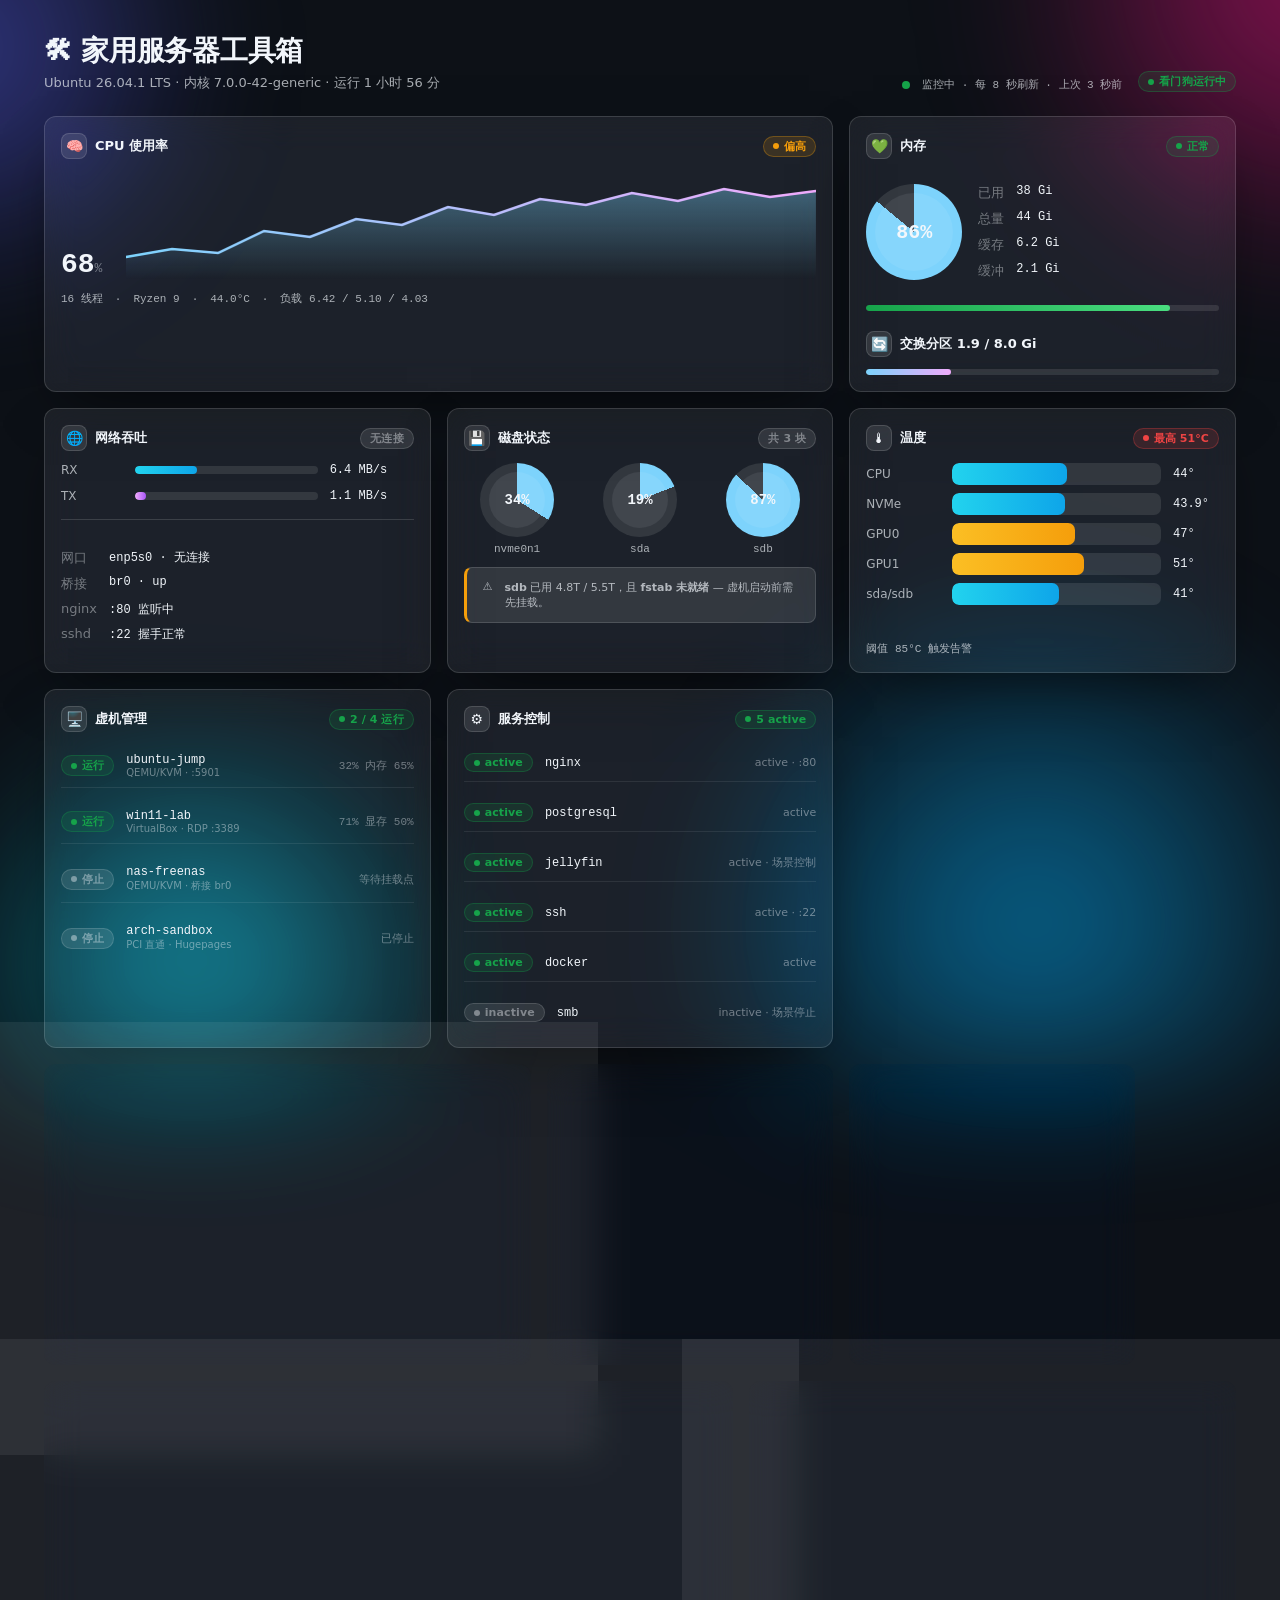
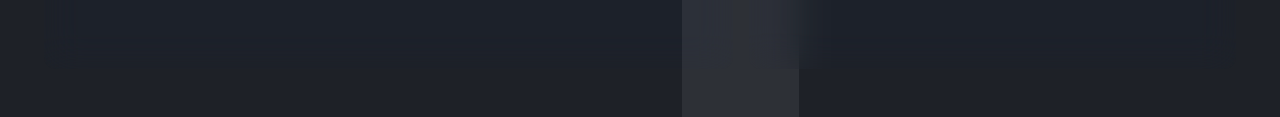
<file: doc/demos/03-glass-bento.html>
<!doctype html>
<html lang="zh-CN" data-theme="glass">
<head>
<meta charset="utf-8">
<meta name="viewport" content="width=device-width, initial-scale=1">
<title>Demo 03 · 玻璃拟态 Bento — 一览总览</title>
<link rel="stylesheet" href="demo.css">
<style>
  .wrap { max-width: 1240px; margin: 0 auto; padding: var(--sp-6) var(--sp-5) var(--sp-7); }
  .head { display: flex; align-items: flex-end; gap: var(--sp-4); margin-bottom: var(--sp-5); flex-wrap: wrap; }
  .head h1 { font-size: var(--fs-2xl); }
  .head p { margin: 4px 0 0; color: var(--text-dim); font-size: var(--fs-md); }

  /* Bento：12 栅格，卡片跨列不同 → 有节奏的不对称布局 */
  .bento { display: grid; grid-template-columns: repeat(12, 1fr); gap: var(--sp-4); }
  .bento > * { min-width: 0; }
  .c-8 { grid-column: span 8; } .c-7 { grid-column: span 7; } .c-6 { grid-column: span 6; }
  .c-5 { grid-column: span 5; } .c-4 { grid-column: span 4; } .c-3 { grid-column: span 3; }
  .c-12 { grid-column: span 12; }
  .r-tall { grid-row: span 2; }
  @media (max-width: 1040px) {
    .c-8,.c-7,.c-6,.c-5 { grid-column: span 12; } .c-4,.c-3 { grid-column: span 6; }
  }
  @media (max-width: 640px) { .c-4,.c-3 { grid-column: span 12; } }

  .b { padding: var(--sp-4); display: flex; flex-direction: column; gap: var(--sp-3); }
  .b-head { display: flex; align-items: center; gap: var(--sp-2); }
  .b-head .ico { width: 26px; height: 26px; border-radius: 8px; display: grid; place-items: center;
                 font-size: 14px; background: var(--surface-2); border: 1px solid var(--border); }
  .b-title { font-size: var(--fs-md); font-weight: 650; }
  .b-num { font-size: var(--fs-2xl); font-weight: 700; line-height: 1; }
  .b-num small { font-size: var(--fs-md); font-weight: 500; color: var(--text-mute); }

  /* 面积图（SVG） */
  .area { width: 100%; height: 108px; display: block; }
  .area .line { fill: none; stroke: url(#g1); stroke-width: 2.5; stroke-linecap: round;
                stroke-dasharray: 1000; stroke-dashoffset: 1000; animation: draw 1.6s var(--ease) forwards .1s; }
  @keyframes draw { to { stroke-dashoffset: 0; } }
  .area .fillarea { fill: url(#g2); opacity: 0; animation: fade .9s var(--ease) forwards .7s; }
  @keyframes fade { to { opacity: 1; } }

  /* 网络速率双向条 */
  .net-row { display: grid; grid-template-columns: 62px 1fr 84px; align-items: center;
             gap: var(--sp-3); font-size: var(--fs-sm); }
  .net-bar { height: 8px; border-radius: var(--r-pill); background: var(--track); overflow: hidden; }
  .net-bar > i { display: block; height: 100%; border-radius: inherit; transition: width .8s var(--ease); }
  .rx > i { background: linear-gradient(90deg,#22d3ee,#0ea5e9); }
  .tx > i { background: linear-gradient(90deg,#f0abfc,#a855f7); }

  /* 服务列表 */
  .svc { display: flex; align-items: center; gap: var(--sp-3); padding: 9px 0;
         border-bottom: 1px solid color-mix(in srgb, var(--border) 55%, transparent); }
  .svc:last-child { border-bottom: 0; }
  .svc-name { font-family: var(--font-mono); font-size: var(--fs-sm); }
  .svc-sub { font-size: 10px; color: var(--text-mute); }

  /* 磁盘用量环阵列 */
  .rings { display: flex; gap: var(--sp-4); justify-content: space-around; flex-wrap: wrap; }
  .ringcol { display: grid; justify-items: center; gap: 6px; }
  .ringcol span { font-size: var(--fs-xs); color: var(--text-dim); }

  /* 温度热力条 */
  .heat { display: flex; flex-direction: column; gap: var(--sp-2); }
  .heat-row { display: grid; grid-template-columns: 74px 1fr 46px; gap: var(--sp-3); align-items: center; font-size: var(--fs-sm); }
  .heat-bar { height: 22px; border-radius: 7px; position: relative; overflow: hidden;
              background: var(--track); }
  .heat-bar > i { position: absolute; inset: 0 auto 0 0; border-radius: inherit; transition: width 1s var(--ease); }
  .h-cool > i { background: linear-gradient(90deg,#22d3ee,#0ea5e9); }
  .h-warm > i { background: linear-gradient(90deg,#fbbf24,#f59e0b); }
  .h-hot  > i { background: linear-gradient(90deg,#fb7185,#ef4444); }

  .quick { display: grid; grid-template-columns: repeat(4, 1fr); gap: var(--sp-2); }
  .q { display: grid; place-items: center; gap: 5px; padding: var(--sp-3) var(--sp-2); cursor: pointer;
       border-radius: var(--r-sm); border: 1px solid var(--border); background: var(--surface-2);
       font-size: var(--fs-xs); color: var(--text-dim); text-align: center;
       transition: all var(--dur) var(--ease); }
  .q:hover { transform: translateY(-2px); border-color: var(--border-hi); color: var(--text); background: var(--surface-3); }
  .q .qi { font-size: 20px; }

  .ticker { display: flex; align-items: center; gap: var(--sp-3); font-family: var(--font-mono);
            font-size: var(--fs-xs); color: var(--text-dim); }
  .pulse-dot { width: 8px; height: 8px; border-radius: 50%; background: var(--ok);
               box-shadow: 0 0 0 0 color-mix(in srgb, var(--ok) 60%, transparent);
               animation: ring 2s var(--ease) infinite; }
  @keyframes ring { 70% { box-shadow: 0 0 0 10px transparent; } }
</style>
</head>
<body>
<div class="app"><div class="wrap">

  <div class="head">
    <div style="flex:1;min-width:220px">
      <h1>🛠 家用服务器工具箱</h1>
      <p>Ubuntu 26.04.1 LTS · 内核 7.0.0-42-generic · 运行 1 小时 56 分</p>
    </div>
    <div class="ticker"><span class="pulse-dot"></span>监控中 · 每 8 秒刷新 · 上次 3 秒前</div>
    <span class="pill live ok"><span class="dot"></span>看门狗运行中</span>
  </div>

  <div class="bento">

    <!-- CPU 大图 -->
    <div class="card b c-8">
      <div class="b-head"><div class="ico">🧠</div><div class="b-title">CPU 使用率</div>
        <div class="spacer"></div><span class="pill warn"><span class="dot"></span>偏高</span></div>
      <div style="display:flex;align-items:flex-end;gap:var(--sp-5);flex-wrap:wrap">
        <div class="b-num num">68<small>%</small></div>
        <div style="flex:1;min-width:240px">
          <svg class="area" viewBox="0 0 600 108" preserveAspectRatio="none">
            <defs>
              <linearGradient id="g1" x1="0" y1="0" x2="1" y2="0">
                <stop offset="0" stop-color="#7dd3fc"/><stop offset="1" stop-color="#f0abfc"/></linearGradient>
              <linearGradient id="g2" x1="0" y1="0" x2="0" y2="1">
                <stop offset="0" stop-color="#7dd3fc" stop-opacity=".38"/>
                <stop offset="1" stop-color="#7dd3fc" stop-opacity="0"/></linearGradient>
            </defs>
            <path class="fillarea" d="M0,86 L40,78 80,82 120,60 160,66 200,48 240,54 280,36 320,44 360,28 400,34 440,22 480,30 520,18 560,26 600,20 L600,108 L0,108 Z"/>
            <path class="line" d="M0,86 L40,78 80,82 120,60 160,66 200,48 240,54 280,36 320,44 360,28 400,34 440,22 480,30 520,18 560,26 600,20"/>
          </svg>
        </div>
      </div>
      <div class="ticker"><span>16 线程</span><span>·</span><span>Ryzen 9</span><span>·</span><span>44.0°C</span><span>·</span><span>负载 6.42 / 5.10 / 4.03</span></div>
    </div>

    <!-- 内存环 -->
    <div class="card b c-4">
      <div class="b-head"><div class="ico">💚</div><div class="b-title">内存</div>
        <div class="spacer"></div><span class="pill ok"><span class="dot"></span>正常</span></div>
      <div style="display:flex;align-items:center;gap:var(--sp-4)">
        <div class="ring" style="--p:86"><b>86%</b></div>
        <div style="flex:1">
          <dl class="kv" style="grid-template-columns:auto 1fr">
            <dt>已用</dt><dd>38 Gi</dd><dt>总量</dt><dd>44 Gi</dd>
            <dt>缓存</dt><dd>6.2 Gi</dd><dt>缓冲</dt><dd>2.1 Gi</dd>
          </dl>
        </div>
      </div>
      <div class="bar ok"><i style="width:86%"></i></div>
      <div class="b-head" style="margin-top:var(--sp-2)"><div class="ico">🔄</div><div class="b-title">交换分区 1.9 / 8.0 Gi</div></div>
      <div class="bar"><i style="width:24%"></i></div>
    </div>

    <!-- 网络 -->
    <div class="card b c-4">
      <div class="b-head"><div class="ico">🌐</div><div class="b-title">网络吞吐</div>
        <div class="spacer"></div><span class="pill mute">无连接</span></div>
      <div class="net-row"><span class="dim">RX</span><div class="net-bar rx"><i style="width:34%"></i></div><span class="num">6.4 MB/s</span></div>
      <div class="net-row"><span class="dim">TX</span><div class="net-bar tx"><i style="width:6%"></i></div><span class="num">1.1 MB/s</span></div>
      <hr class="sep" style="margin:var(--sp-1) 0">
      <dl class="kv" style="grid-template-columns:auto 1fr">
        <dt>网口</dt><dd>enp5s0 · 无连接</dd>
        <dt>桥接</dt><dd>br0 · up</dd>
        <dt>nginx</dt><dd>:80 监听中</dd>
        <dt>sshd</dt><dd>:22 握手正常</dd>
      </dl>
    </div>

    <!-- 磁盘健康环 -->
    <div class="card b c-4">
      <div class="b-head"><div class="ico">💾</div><div class="b-title">磁盘状态</div>
        <div class="spacer"></div><span class="pill mute">共 3 块</span></div>
      <div class="rings">
        <div class="ringcol"><div class="ring" style="--p:34;--sz:74px"><b style="font-size:14px">34%</b></div><span class="mono">nvme0n1</span></div>
        <div class="ringcol"><div class="ring" style="--p:19;--sz:74px"><b style="font-size:14px">19%</b></div><span class="mono">sda</span></div>
        <div class="ringcol"><div class="ring" style="--p:87;--sz:74px"><b style="font-size:14px">87%</b></div><span class="mono">sdb</span></div>
      </div>
      <div class="callout warn" style="font-size:var(--fs-xs)"><span>⚠️</span>
        <div><b>sdb</b> 已用 4.8T / 5.5T，且 <b>fstab 未就绪</b> — 虚机启动前需先挂载。</div></div>
    </div>

    <!-- 温度热力 -->
    <div class="card b c-4">
      <div class="b-head"><div class="ico">🌡</div><div class="b-title">温度</div>
        <div class="spacer"></div><span class="pill bad"><span class="dot"></span>最高 51°C</span></div>
      <div class="heat">
        <div class="heat-row"><span class="dim">CPU</span><div class="heat-bar h-cool"><i style="width:55%"></i></div><span class="num">44°</span></div>
        <div class="heat-row"><span class="dim">NVMe</span><div class="heat-bar h-cool"><i style="width:54%"></i></div><span class="num">43.9°</span></div>
        <div class="heat-row"><span class="dim">GPU0</span><div class="heat-bar h-warm"><i style="width:59%"></i></div><span class="num">47°</span></div>
        <div class="heat-row"><span class="dim">GPU1</span><div class="heat-bar h-warm"><i style="width:63%"></i></div><span class="num">51°</span></div>
        <div class="heat-row"><span class="dim">sda/sdb</span><div class="heat-bar h-cool"><i style="width:51%"></i></div><span class="num">41°</span></div>
      </div>
      <div class="ticker" style="margin-top:auto"><span>阈值 85°C 触发告警</span></div>
    </div>

    <!-- 虚机 -->
    <div class="card b c-4">
      <div class="b-head"><div class="ico">🖥️</div><div class="b-title">虚机管理</div>
        <div class="spacer"></div><span class="pill live ok"><span class="dot"></span>2 / 4 运行</span></div>
      <div class="svc">
          <span class="pill ok live"><span class="dot"></span>运行</span>
          <div style="min-width:0"><div class="svc-name">ubuntu-jump</div><div class="svc-sub">QEMU/KVM · :5901</div></div>
          <div class="spacer"></div><span class="mono" style="font-size:11px;color:var(--text-mute)">32% 内存 65%</span></div><div class="svc">
          <span class="pill ok live"><span class="dot"></span>运行</span>
          <div style="min-width:0"><div class="svc-name">win11-lab</div><div class="svc-sub">VirtualBox · RDP :3389</div></div>
          <div class="spacer"></div><span class="mono" style="font-size:11px;color:var(--text-mute)">71% 显存 50%</span></div><div class="svc">
          <span class="pill mute live"><span class="dot"></span>停止</span>
          <div style="min-width:0"><div class="svc-name">nas-freenas</div><div class="svc-sub">QEMU/KVM · 桥接 br0</div></div>
          <div class="spacer"></div><span class="mono" style="font-size:11px;color:var(--text-mute)">等待挂载点</span></div><div class="svc">
          <span class="pill mute live"><span class="dot"></span>停止</span>
          <div style="min-width:0"><div class="svc-name">arch-sandbox</div><div class="svc-sub">PCI 直通 · Hugepages</div></div>
          <div class="spacer"></div><span class="mono" style="font-size:11px;color:var(--text-mute)">已停止</span></div>
    </div>

    <!-- 服务 -->
    <div class="card b c-4">
      <div class="b-head"><div class="ico">⚙️</div><div class="b-title">服务控制</div>
        <div class="spacer"></div><span class="pill ok"><span class="dot"></span>5 active</span></div>
      <div class="svc">
          <span class="pill ok"><span class="dot"></span>active</span>
          <span class="svc-name">nginx</span><div class="spacer"></div>
          <span style="font-size:11px;color:var(--text-mute)">active · :80</span></div><div class="svc">
          <span class="pill ok"><span class="dot"></span>active</span>
          <span class="svc-name">postgresql</span><div class="spacer"></div>
          <span style="font-size:11px;color:var(--text-mute)">active</span></div><div class="svc">
          <span class="pill ok"><span class="dot"></span>active</span>
          <span class="svc-name">jellyfin</span><div class="spacer"></div>
          <span style="font-size:11px;color:var(--text-mute)">active · 场景控制</span></div><div class="svc">
          <span class="pill ok"><span class="dot"></span>active</span>
          <span class="svc-name">ssh</span><div class="spacer"></div>
          <span style="font-size:11px;color:var(--text-mute)">active · :22</span></div><div class="svc">
          <span class="pill ok"><span class="dot"></span>active</span>
          <span class="svc-name">docker</span><div class="spacer"></div>
          <span style="font-size:11px;color:var(--text-mute)">active</span></div><div class="svc">
          <span class="pill mute"><span class="dot"></span>inactive</span>
          <span class="svc-name">smb</span><div class="spacer"></div>
          <span style="font-size:11px;color:var(--text-mute)">inactive · 场景停止</span></div>
    </div>

    <!-- 场景时间轴 -->
    <div class="card b c-5">
      <div class="b-head"><div class="ico">🎬</div><div class="b-title">场景设定</div>
        <div class="spacer"></div><span class="pill ok"><span class="dot"></span>24h 内将触发</span></div>
      <div style="position:relative;height:74px">
        <div style="position:absolute;left:0;right:0;top:30px;height:10px;border-radius:99px;background:var(--track)"></div>
        <div style="position:absolute;left:0;width:33%;top:30px;height:10px;border-radius:99px;background:linear-gradient(90deg,#7dd3fc,#a855f7)"></div>
        <div style="position:absolute;left:91.6%;width:8.4%;top:30px;height:10px;border-radius:99px;background:linear-gradient(90deg,#7dd3fc,#a855f7)"></div>
        <div style="position:absolute;left:35%;width:44%;top:30px;height:10px;border-radius:99px;background:linear-gradient(90deg,#f0abfc,#fb7185);opacity:.9"></div>
        <div style="position:absolute;top:4px;left:16%;font-size:var(--fs-xs);color:var(--text-dim);transform:translateX(-50%)">🌙 夜间影音 22:00→08:00</div>
        <div style="position:absolute;top:4px;left:57%;font-size:var(--fs-xs);color:var(--text-dim);transform:translateX(-50%)">☀️ 白天工作 08:30→19:00</div>
        <div style="position:absolute;top:48px;left:0%;transform:translateX(-50%);font-size:10px;font-family:var(--font-mono);color:var(--text-mute)">00:00</div><div style="position:absolute;top:48px;left:25%;transform:translateX(-50%);font-size:10px;font-family:var(--font-mono);color:var(--text-mute)">06:00</div><div style="position:absolute;top:48px;left:50%;transform:translateX(-50%);font-size:10px;font-family:var(--font-mono);color:var(--text-mute)">12:00</div><div style="position:absolute;top:48px;left:75%;transform:translateX(-50%);font-size:10px;font-family:var(--font-mono);color:var(--text-mute)">18:00</div><div style="position:absolute;top:48px;left:100%;transform:translateX(-50%);font-size:10px;font-family:var(--font-mono);color:var(--text-mute)">00:00</div>
      </div>
      <div class="chips" style="display:flex;gap:5px;flex-wrap:wrap">
        <span class="chip-tag" style="font-size:11px;padding:3px 9px;border-radius:99px;background:var(--surface-2);border:1px solid var(--border)">nginx</span>
        <span class="chip-tag" style="font-size:11px;padding:3px 9px;border-radius:99px;background:var(--surface-2);border:1px solid var(--border)">jellyfin</span>
        <span class="chip-tag" style="font-size:11px;padding:3px 9px;border-radius:99px;background:var(--surface-2);border:1px solid var(--border)">postgresql</span>
        <span class="chip-tag" style="font-size:11px;padding:3px 9px;border-radius:99px;background:var(--surface-2);border:1px solid var(--border)">nas-freenas</span>
        <span class="chip-tag" style="font-size:11px;padding:3px 9px;border-radius:99px;background:var(--surface-2);border:1px solid var(--border)">ubuntu-jump</span>
      </div>
    </div>

    <!-- 显卡 -->
    <div class="card b c-3">
      <div class="b-head"><div class="ico">🎮</div><div class="b-title">显卡</div>
        <div class="spacer"></div><span class="pill mute">2 块</span></div>
      <div>
        <div class="ticker"><span style="color:var(--text-dim)">Radeon AI PRO R9700</span></div>
        <div class="bar bad" style="margin:6px 0 4px"><i style="width:98%"></i></div>
        <div class="ticker"><span class="mono">31.35/31.86 GiB · 1850MHz · 47°C</span></div>
      </div>
      <hr class="sep" style="margin:var(--sp-1) 0">
      <div>
        <div class="ticker"><span style="color:var(--text-dim)">Raphael</span></div>
        <div class="bar" style="margin:6px 0 4px"><i style="width:10%"></i></div>
        <div class="ticker"><span class="mono">0.05/0.50 GiB · 600MHz · 51°C</span></div>
      </div>
      <button class="btn sm" style="margin-top:auto">⛓ 限制 GPU0 频率</button>
    </div>

    <!-- 看门狗 -->
    <div class="card b c-3">
      <div class="b-head"><div class="ico">🛡</div><div class="b-title">看门狗</div>
        <div class="spacer"></div><span class="pill live ok"><span class="dot"></span>active</span></div>
      <dl class="kv" style="grid-template-columns:auto 1fr">
        <dt>nginx</dt><dd>:80 探测中</dd>
        <dt>SSH</dt><dd>握手 ✓</dd>
        <dt>冷却期</dt><dd>600 s</dd>
        <dt>内核检测</dt><dd>已开启</dd>
        <dt>中途休息</dt><dd>周日 04:00–05:00</dd>
      </dl>
      <div class="callout ok" style="font-size:var(--fs-xs)"><span>✓</span>
        <div>分层降级：<b>systemctl reboot</b> → 15s 无响应则 <b>Magic SysRq</b> 硬重启。</div></div>
    </div>

    <!-- 日志 -->
    <div class="card b c-7">
      <div class="b-head"><div class="ico">📋</div><div class="b-title">日志管理</div>
        <div class="spacer"></div><button class="btn sm">🔄 刷新</button><button class="btn sm">🗑️ 清空</button></div>
      <div class="term" style="max-height:170px">
        <div class="ln"><span class="t">22:00:02</span><span class="lv S">SCENE</span><span>「夜间影音」进入窗口 → 启动 jellyfin</span></div>
        <div class="ln"><span class="t">22:00:04</span><span class="lv I">INFO</span><span>启动虚机: nas-freenas（等待挂载点：/mnt/red）</span></div>
        <div class="ln"><span class="t">22:00:07</span><span class="lv I">INFO</span><span>✅ nas-freenas 已启动 (PID: 41822)</span></div>
        <div class="ln"><span class="t">22:00:09</span><span class="lv W">WARN</span><span>sdb 未在 fstab 就绪，已执行 mount -a 补挂</span></div>
        <div class="ln"><span class="t">22:01:11</span><span class="lv E">ERROR</span><span>GPU0 显存 98%，arch-sandbox 启动已推迟</span></div>
        <div class="ln"><span class="t">22:01:40</span><span class="lv I">INFO</span><span>健康探测：nginx OK / sshd 握手 OK</span></div>
      </div>
    </div>

    <!-- 快捷动作 -->
    <div class="card b c-5">
      <div class="b-head"><div class="ico">⚡</div><div class="b-title">快捷动作</div></div>
      <div class="quick">
        <div class="q"><span class="qi">🌡</span>读取温度</div>
        <div class="q"><span class="qi">🛡</span>安装看门狗</div>
        <div class="q"><span class="qi">♻️</span>关闭内核检测</div>
        <div class="q"><span class="qi">💾</span>保存配置</div>
        <div class="q"><span class="qi">▶️</span>启动全部虚机</div>
        <div class="q"><span class="qi">📂</span>恢复挂载</div>
        <div class="q"><span class="qi">🤖</span>AI 对话</div>
        <div class="q"><span class="qi">🎨</span>个性化桌面</div>
      </div>
      <div class="callout info" style="font-size:var(--fs-xs)"><span>ℹ️</span>
        <div>危险动作（关机 / 重启 / 强制重启）在 Qt 里建议保留 <b>二次确认</b>，并显示冷却期剩余时间。</div></div>
    </div>

  </div>
</div></div>
<script>
  // 模拟实时刷新：轻微抖动数值，演示动效
  const jitter = (v, a) => Math.max(2, Math.min(99, v + (Math.random() * 2 - 1) * a))
  const bars = [...document.querySelectorAll(".net-bar > i, .heat-bar > i")]
  const base = bars.map(b => parseFloat(b.style.width))
  setInterval(() => bars.forEach((b, i) => { b.style.width = jitter(base[i], 4).toFixed(0) + "%" }), 2200)
  document.querySelectorAll(".q").forEach(q => q.addEventListener("click", () => {
    q.animate([{ transform: "scale(.94)" }, { transform: "scale(1)" }], { duration: 200, easing: "cubic-bezier(.2,.7,.2,1)" })
  }))
</script>
</body>
</html>
</file>
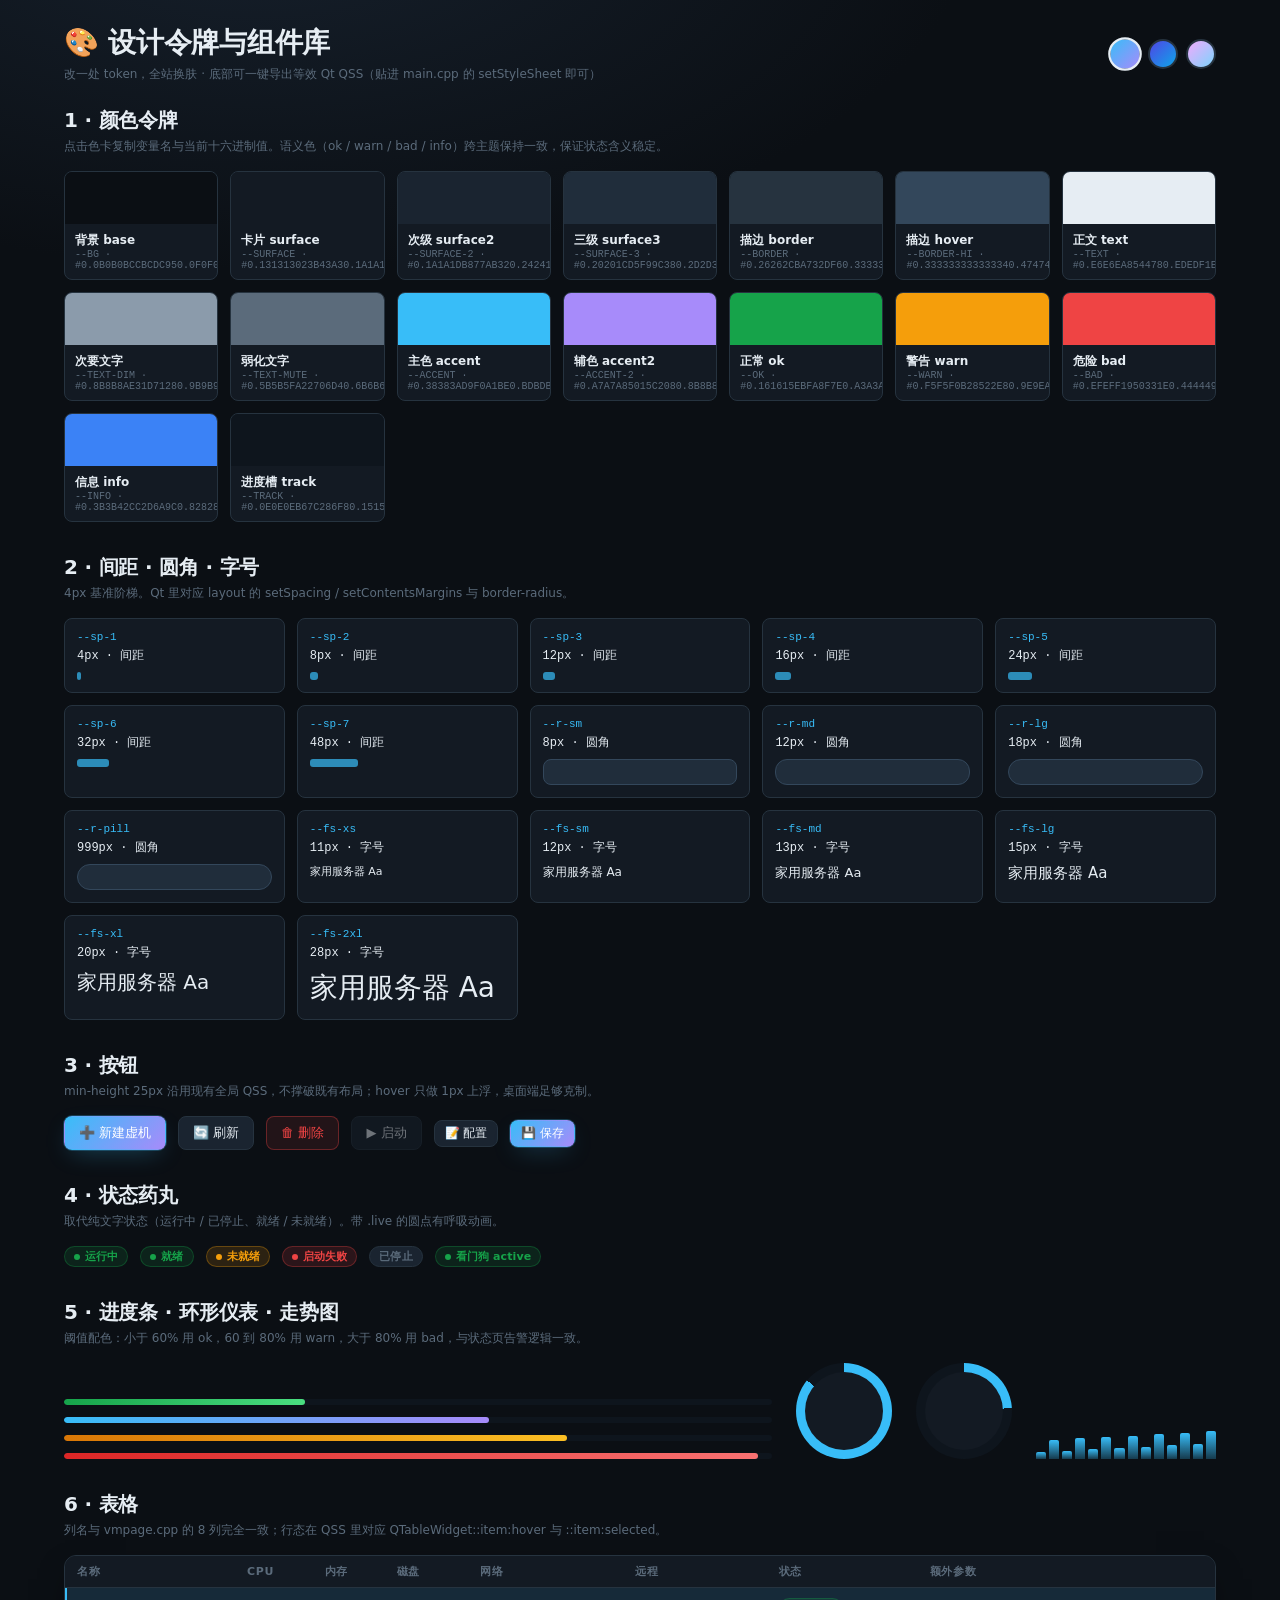
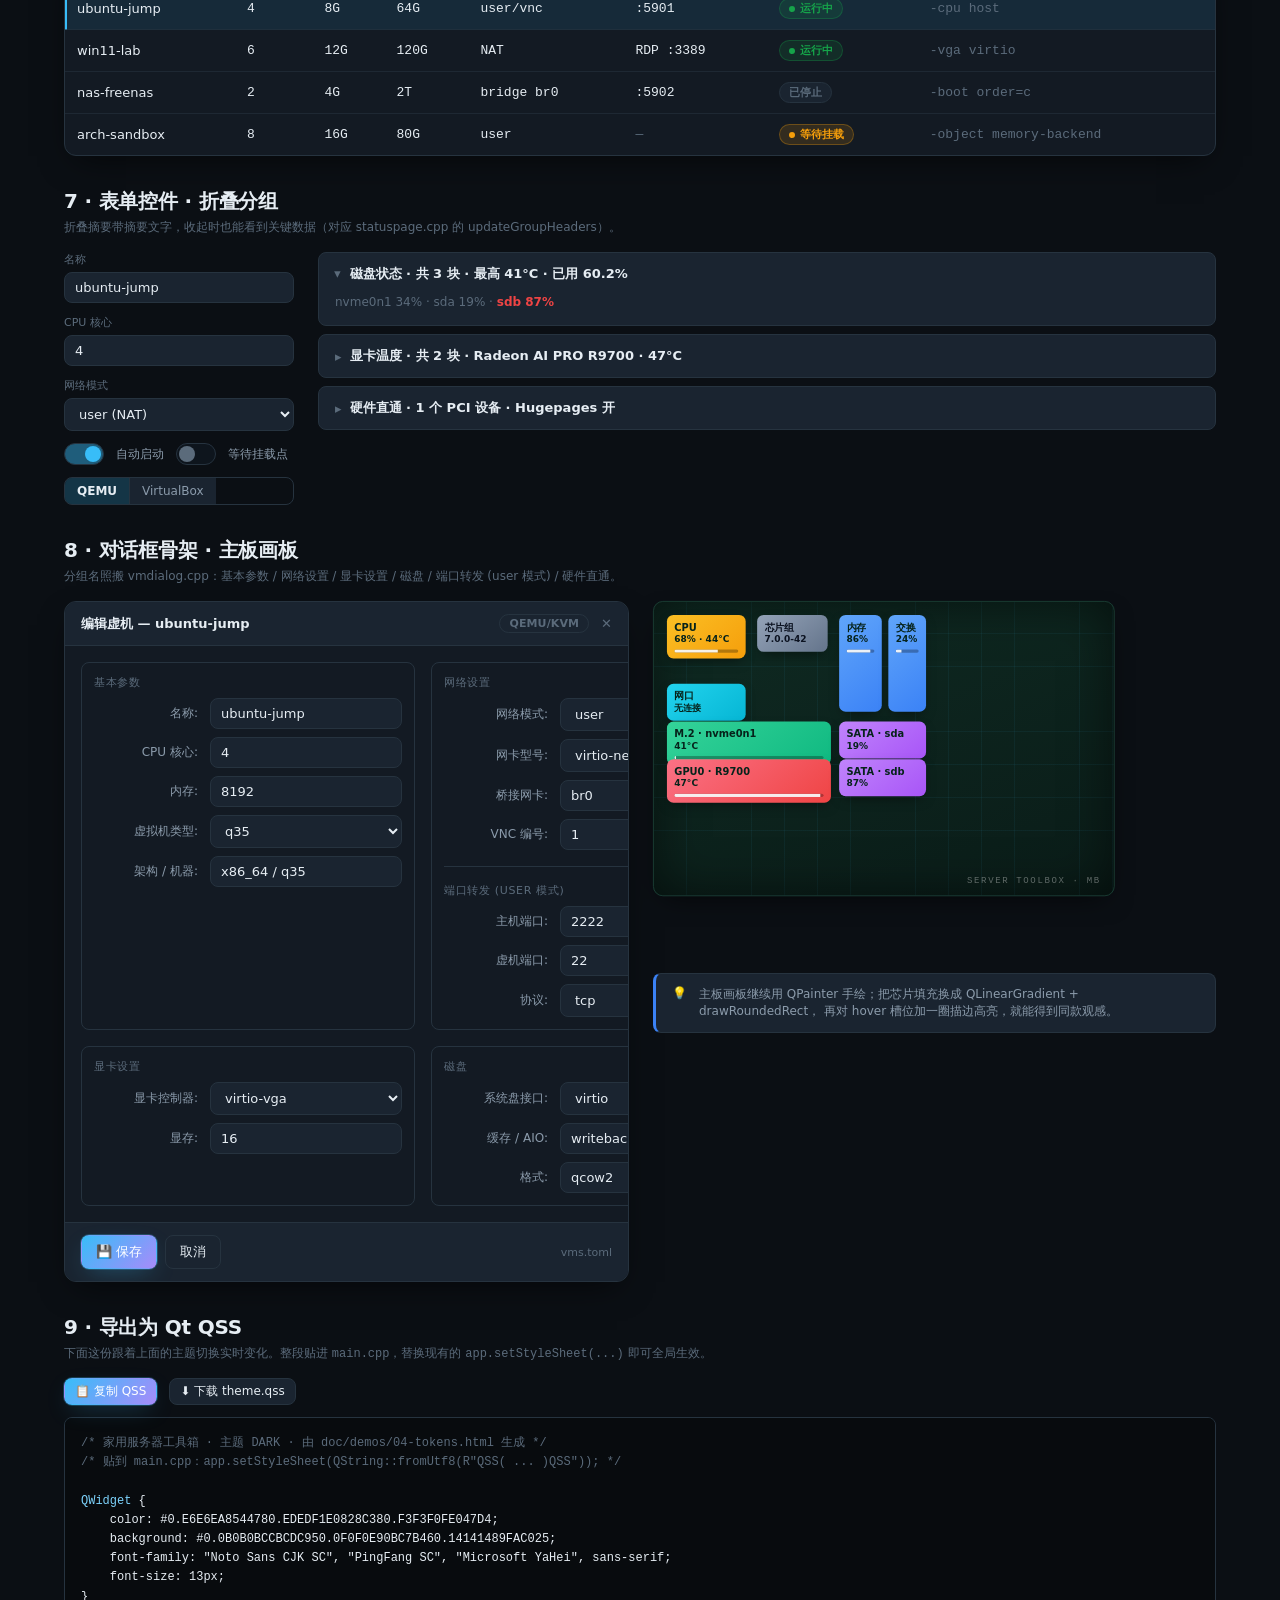
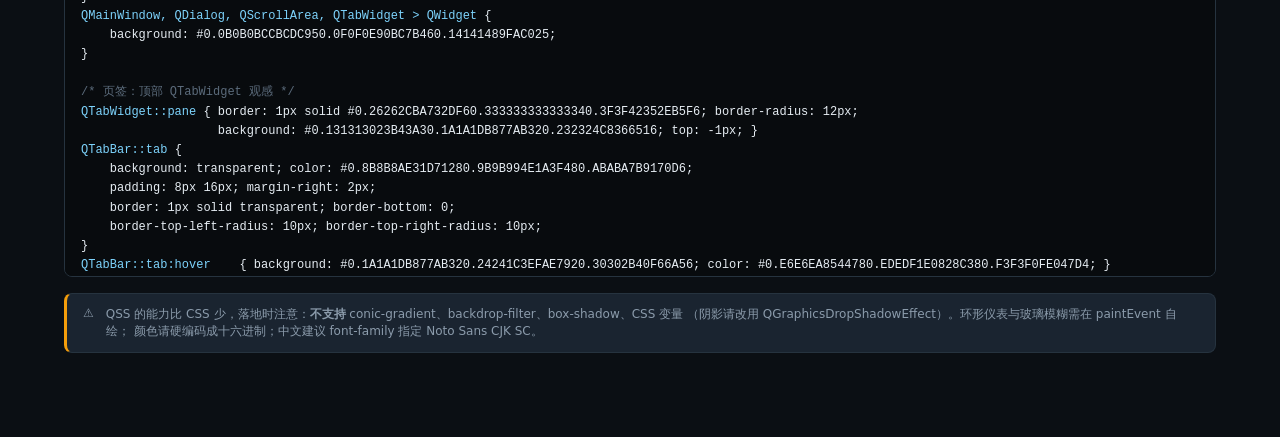
<file: doc/demos/04-tokens.html>
<!doctype html>
<html lang="zh-CN" data-theme="dark">
<head>
<meta charset="utf-8">
<meta name="viewport" content="width=device-width, initial-scale=1">
<title>Demo 04 · 设计令牌与组件库（可直接导出 QSS）</title>
<link rel="stylesheet" href="demo.css">
<style>
  .wrap { max-width: 1200px; margin: 0 auto; padding: var(--sp-5) var(--sp-5) var(--sp-7); }
  .head { display: flex; align-items: center; gap: var(--sp-4); flex-wrap: wrap; margin-bottom: var(--sp-5); }
  .sec { margin-bottom: var(--sp-6); }
  .sec h2 { font-size: var(--fs-xl); margin-bottom: var(--sp-1); }
  .sec .note { font-size: var(--fs-sm); color: var(--text-mute); margin-bottom: var(--sp-4); }
  .demo-row { display: flex; flex-wrap: wrap; gap: var(--sp-3); align-items: center; }
  .demo-col { display: flex; flex-direction: column; gap: var(--sp-3); }

  .theme-sw { display: inline-flex; gap: var(--sp-2); }
  .sw { width: 30px; height: 30px; border-radius: 50%; cursor: pointer; border: 2px solid var(--border);
        transition: transform var(--dur) var(--ease), border-color var(--dur) var(--ease); }
  .sw:hover { transform: scale(1.12); }
  .sw.on { border-color: var(--text); transform: scale(1.12); }
  .sw[data-set="dark"]  { background: linear-gradient(135deg,#38bdf8,#a78bfa); }
  .sw[data-set="light"] { background: linear-gradient(135deg,#4f46e5,#0ea5e9); }
  .sw[data-set="glass"] { background: linear-gradient(135deg,#f0abfc,#7dd3fc); }

  .swatches { display: grid; grid-template-columns: repeat(auto-fill, minmax(150px, 1fr)); gap: var(--sp-3); }
  .swatch { border: 1px solid var(--border); border-radius: var(--r-sm); overflow: hidden;
            background: var(--surface); cursor: pointer; transition: border-color var(--dur) var(--ease); }
  .swatch:hover { border-color: var(--border-hi); }
  .swatch .c { height: 52px; }
  .swatch .m { padding: 8px 10px; }
  .swatch .n { font-size: var(--fs-sm); font-weight: 600; }
  .swatch .h { font-family: var(--font-mono); font-size: 10px; color: var(--text-mute); text-transform: uppercase; }

  .tokens { display: grid; grid-template-columns: repeat(auto-fill, minmax(206px, 1fr)); gap: var(--sp-3); }
  .tok { padding: var(--sp-3); border: 1px solid var(--border); border-radius: var(--r-sm); background: var(--surface); }
  .tok .tk { font-family: var(--font-mono); font-size: var(--fs-xs); color: var(--accent); }
  .tok .tv { font-family: var(--font-mono); font-size: var(--fs-sm); margin-top: 4px; }
  .tok .vis { margin-top: var(--sp-2); }

  pre.qss { font-family: var(--font-mono); font-size: var(--fs-sm); line-height: 1.6; margin: 0;
            background: color-mix(in srgb, var(--bg) 72%, #000); border: 1px solid var(--border);
            border-radius: var(--r-sm); padding: var(--sp-4); overflow: auto; max-height: 460px; }
  pre.qss .k { color: #7dd3fc; } pre.qss .v { color: #fbbf24; }
  pre.qss .c { color: var(--text-mute); }

  .board-sm { transform: scale(.82); transform-origin: top left; }
  .dialog { max-width: 740px; border-radius: var(--r-md); overflow: hidden; }
  .dlg-head { display: flex; align-items: center; gap: var(--sp-3); padding: var(--sp-3) var(--sp-4);
              border-bottom: 1px solid var(--border); background: var(--surface-2); }
  .dlg-body { padding: var(--sp-4); display: grid; grid-template-columns: 1fr 1fr; gap: var(--sp-4); }
  @media (max-width: 760px) { .dlg-body { grid-template-columns: 1fr; } }
  .fieldset { border: 1px solid var(--border); border-radius: var(--r-sm); padding: var(--sp-3); }
  .fieldset .lg { font-size: var(--fs-xs); color: var(--text-mute); padding-bottom: var(--sp-2);
              text-transform: uppercase; letter-spacing: .06em; }
  .form { display: grid; grid-template-columns: 104px 1fr; gap: var(--sp-2) var(--sp-3); align-items: center; }
  .form label { font-size: var(--fs-sm); color: var(--text-dim); text-align: right; }
  .dlg-foot { display: flex; gap: var(--sp-2); padding: var(--sp-3) var(--sp-4);
              border-top: 1px solid var(--border); background: var(--surface-2); }
  .seg { display: inline-flex; border: 1px solid var(--border); border-radius: var(--r-sm); overflow: hidden; }
  .seg button { border: 0; background: var(--surface-2); font: inherit; font-size: var(--fs-sm);
                padding: 6px 12px; cursor: pointer; color: var(--text-dim); }
  .seg button + button { border-left: 1px solid var(--border); }
  .seg button.on { background: color-mix(in srgb, var(--accent) 22%, transparent); color: var(--text); font-weight: 600; }
</style>
</head>
<body>
<div class="app"><div class="wrap">

  <div class="head">
    <div style="flex:1;min-width:240px">
      <h1 style="font-size:var(--fs-2xl)">🎨 设计令牌与组件库</h1>
      <div class="mute" style="font-size:var(--fs-sm);margin-top:4px">
        改一处 token，全站换肤 · 底部可一键导出等效 Qt QSS（贴进 main.cpp 的 setStyleSheet 即可）</div>
    </div>
    <div class="theme-sw" id="sw">
      <div class="sw on" data-set="dark"  title="深色机房控制台"></div>
      <div class="sw" data-set="light" title="浅色柔和卡片"></div>
      <div class="sw" data-set="glass" title="玻璃拟态"></div>
    </div>
  </div>

  <section class="sec">
    <h2>1 · 颜色令牌</h2>
    <div class="note">点击色卡复制变量名与当前十六进制值。语义色（ok / warn / bad / info）跨主题保持一致，保证状态含义稳定。</div>
    <div class="swatches" id="swatches"></div>
  </section>

  <section class="sec">
    <h2>2 · 间距 · 圆角 · 字号</h2>
    <div class="note">4px 基准阶梯。Qt 里对应 layout 的 setSpacing / setContentsMargins 与 border-radius。</div>
    <div class="tokens" id="tokens"></div>
  </section>

  <section class="sec">
    <h2>3 · 按钮</h2>
    <div class="note">min-height 25px 沿用现有全局 QSS，不撑破既有布局；hover 只做 1px 上浮，桌面端足够克制。</div>
    <div class="demo-row">
      <button class="btn primary">➕ 新建虚机</button>
      <button class="btn">🔄 刷新</button>
      <button class="btn danger">🗑 删除</button>
      <button class="btn" disabled>▶️ 启动</button>
      <button class="btn sm">📝 配置</button>
      <button class="btn sm primary">💾 保存</button>
    </div>
  </section>

  <section class="sec">
    <h2>4 · 状态药丸</h2>
    <div class="note">取代纯文字状态（运行中 / 已停止、就绪 / 未就绪）。带 .live 的圆点有呼吸动画。</div>
    <div class="demo-row">
      <span class="pill live ok"><span class="dot"></span>运行中</span>
      <span class="pill ok"><span class="dot"></span>就绪</span>
      <span class="pill warn"><span class="dot"></span>未就绪</span>
      <span class="pill bad"><span class="dot"></span>启动失败</span>
      <span class="pill mute">已停止</span>
      <span class="pill live ok"><span class="dot"></span>看门狗 active</span>
    </div>
  </section>

  <section class="sec">
    <h2>5 · 进度条 · 环形仪表 · 走势图</h2>
    <div class="note">阈值配色：小于 60% 用 ok，60 到 80% 用 warn，大于 80% 用 bad，与状态页告警逻辑一致。</div>
    <div class="demo-row" style="align-items:flex-end;gap:var(--sp-5)">
      <div style="flex:1;min-width:260px;display:flex;flex-direction:column;gap:var(--sp-3)">
        <div class="bar ok"><i style="width:34%"></i></div>
        <div class="bar"><i style="width:60%"></i></div>
        <div class="bar warn"><i style="width:71%"></i></div>
        <div class="bar bad"><i style="width:98%"></i></div>
      </div>
      <div class="ring" style="--p:86"><b>86%</b></div>
      <div class="ring" style="--p:24"><b>24%</b></div>
      <div style="width:180px"><div class="spark" id="spark"></div></div>
    </div>
  </section>

  <section class="sec">
    <h2>6 · 表格</h2>
    <div class="note">列名与 vmpage.cpp 的 8 列完全一致；行态在 QSS 里对应 QTableWidget::item:hover 与 ::item:selected。</div>
    <div class="card" style="overflow:hidden">
      <table>
        <thead><tr><th>名称</th><th>CPU</th><th>内存</th><th>磁盘</th><th>网络</th><th>远程</th><th>状态</th><th>额外参数</th></tr></thead>
        <tbody>
          <tr class="sel"><td>ubuntu-jump</td><td class="mono">4</td><td class="mono">8G</td><td class="mono">64G</td><td class="mono">user/vnc</td><td class="mono">:5901</td><td><span class="pill live ok"><span class="dot"></span>运行中</span></td><td class="mono mute">-cpu host</td></tr>
          <tr><td>win11-lab</td><td class="mono">6</td><td class="mono">12G</td><td class="mono">120G</td><td class="mono">NAT</td><td class="mono">RDP :3389</td><td><span class="pill live ok"><span class="dot"></span>运行中</span></td><td class="mono mute">-vga virtio</td></tr>
          <tr><td>nas-freenas</td><td class="mono">2</td><td class="mono">4G</td><td class="mono">2T</td><td class="mono">bridge br0</td><td class="mono">:5902</td><td><span class="pill mute">已停止</span></td><td class="mono mute">-boot order=c</td></tr>
          <tr><td>arch-sandbox</td><td class="mono">8</td><td class="mono">16G</td><td class="mono">80G</td><td class="mono">user</td><td class="mono mute">—</td><td><span class="pill warn"><span class="dot"></span>等待挂载</span></td><td class="mono mute">-object memory-backend</td></tr>
        </tbody>
      </table>
    </div>
  </section>

  <section class="sec">
    <h2>7 · 表单控件 · 折叠分组</h2>
    <div class="note">折叠摘要带摘要文字，收起时也能看到关键数据（对应 statuspage.cpp 的 updateGroupHeaders）。</div>
    <div class="demo-row" style="align-items:flex-start;gap:var(--sp-5)">
      <div class="demo-col" style="min-width:230px">
        <div class="field"><label>名称</label><input class="input" value="ubuntu-jump"></div>
        <div class="field"><label>CPU 核心</label><input class="input" value="4"></div>
        <div class="field"><label>网络模式</label><select class="input"><option>user (NAT)</option><option>bridge</option><option>tap</option></select></div>
        <div class="demo-row">
          <div class="switch on" role="switch"></div><span class="dim" style="font-size:var(--fs-sm)">自动启动</span>
          <div class="switch" role="switch"></div><span class="dim" style="font-size:var(--fs-sm)">等待挂载点</span>
        </div>
        <div class="seg"><button class="on">QEMU</button><button>VirtualBox</button></div>
      </div>
      <div style="flex:1;min-width:300px">
        <details class="grp" open><summary>磁盘状态 · 共 3 块 · 最高 41°C · 已用 60.2%</summary>
          <div class="grp-body"><div class="mute" style="font-size:var(--fs-sm)">nvme0n1 34% · sda 19% · <b style="color:var(--bad)">sdb 87%</b></div></div></details>
        <details class="grp"><summary>显卡温度 · 共 2 块 · Radeon AI PRO R9700 · 47°C</summary>
          <div class="grp-body"><div class="mute" style="font-size:var(--fs-sm)">GPU0 显存 98% · GPU1 10%</div></div></details>
        <details class="grp"><summary>硬件直通 · 1 个 PCI 设备 · Hugepages 开</summary>
          <div class="grp-body"><div class="mono mute" style="font-size:var(--fs-sm)">0000:03:00.0 Radeon AI PRO R9700</div></div></details>
      </div>
    </div>
  </section>

  <section class="sec">
    <h2>8 · 对话框骨架 · 主板画板</h2>
    <div class="note">分组名照搬 vmdialog.cpp：基本参数 / 网络设置 / 显卡设置 / 磁盘 / 端口转发 (user 模式) / 硬件直通。</div>
    <div class="demo-row" style="align-items:flex-start;gap:var(--sp-5)">
      <div class="card dialog" style="flex:1;min-width:340px">
        <div class="dlg-head"><b style="font-size:var(--fs-md)">编辑虚机 — ubuntu-jump</b>
          <div class="spacer"></div><span class="pill mute">QEMU/KVM</span><span class="mute" style="cursor:pointer">✕</span></div>
        <div class="dlg-body">
          <div class="fieldset"><div class="lg">基本参数</div>
            <div class="form">
              <label>名称:</label><input class="input" value="ubuntu-jump">
              <label>CPU 核心:</label><input class="input" value="4">
              <label>内存:</label><input class="input" value="8192">
              <label>虚拟机类型:</label><select class="input"><option>q35</option><option>pc</option></select>
              <label>架构 / 机器:</label><input class="input" value="x86_64 / q35">
            </div></div>
          <div class="fieldset"><div class="lg">网络设置</div>
            <div class="form">
              <label>网络模式:</label><select class="input"><option>user</option><option>bridge</option><option>tap</option></select>
              <label>网卡型号:</label><select class="input"><option>virtio-net-pci</option><option>e1000</option></select>
              <label>桥接网卡:</label><input class="input" value="br0" disabled>
              <label>VNC 编号:</label><input class="input" value="1">
            </div>
            <hr class="sep">
            <div class="lg">端口转发 (user 模式)</div>
            <div class="form">
              <label>主机端口:</label><input class="input" value="2222">
              <label>虚机端口:</label><input class="input" value="22">
              <label>协议:</label><select class="input"><option>tcp</option><option>udp</option></select>
            </div></div>
          <div class="fieldset"><div class="lg">显卡设置</div>
            <div class="form">
              <label>显卡控制器:</label><select class="input"><option>virtio-vga</option><option>qxl</option></select>
              <label>显存:</label><input class="input" value="16">
            </div></div>
          <div class="fieldset"><div class="lg">磁盘</div>
            <div class="form">
              <label>系统盘接口:</label><select class="input"><option>virtio</option><option>SATA</option><option>IDE</option></select>
              <label>缓存 / AIO:</label><input class="input" value="writeback / native">
              <label>格式:</label><input class="input" value="qcow2">
            </div></div>
        </div>
        <div class="dlg-foot"><button class="btn primary">💾 保存</button><button class="btn">取消</button>
          <div class="spacer"></div><span class="mute" style="font-size:var(--fs-xs);align-self:center">vms.toml</span></div>
      </div>

      <div style="flex:1;min-width:320px">
        <div class="board board-sm" style="min-height:360px">
          <div class="chip cpu" style="left:16px;top:16px;width:96px"><b>CPU</b>68% · 44°C<div class="mini"><i style="width:68%"></i></div></div>
          <div class="chip chipset" style="left:126px;top:16px;width:86px"><b>芯片组</b>7.0.0-42</div>
          <div class="chip ram" style="left:226px;top:16px;width:52px;height:118px"><b>内存</b>86%<div class="mini"><i style="width:86%"></i></div></div>
          <div class="chip ram" style="left:286px;top:16px;width:46px;height:118px"><b>交换</b>24%<div class="mini"><i style="width:24%"></i></div></div>
          <div class="chip nic" style="left:16px;top:100px;width:96px"><b>网口</b>无连接</div>
          <div class="chip nvme" style="left:16px;top:146px;width:200px"><b>M.2 · nvme0n1</b>41°C<div class="mini"><i style="width:1%"></i></div></div>
          <div class="chip gpu" style="left:16px;top:192px;width:200px"><b>GPU0 · R9700</b>47°C<div class="mini"><i style="width:98%"></i></div></div>
          <div class="chip sata" style="left:226px;top:146px;width:106px"><b>SATA · sda</b>19%</div>
          <div class="chip sata" style="left:226px;top:192px;width:106px"><b>SATA · sdb</b>87%</div>
          <div class="board-tag">SERVER TOOLBOX · MB</div>
        </div>
        <div class="callout info" style="margin-top:var(--sp-3)"><span>💡</span>
          <div>主板画板继续用 QPainter 手绘；把芯片填充换成 QLinearGradient + drawRoundedRect，
             再对 hover 槽位加一圈描边高亮，就能得到同款观感。</div></div>
      </div>
    </div>
  </section>

  <section class="sec">
    <h2>9 · 导出为 Qt QSS</h2>
    <div class="note">
      下面这份跟着上面的主题切换实时变化。整段贴进 <span class="mono">main.cpp</span>，替换现有的
      <span class="mono">app.setStyleSheet(...)</span> 即可全局生效。
    </div>
    <div class="demo-row" style="margin-bottom:var(--sp-3)">
      <button class="btn primary sm" id="copy">📋 复制 QSS</button>
      <button class="btn sm" id="dl">⬇ 下载 theme.qss</button>
      <span class="mute" id="stat" style="font-size:var(--fs-sm)"></span>
    </div>
    <pre class="qss" id="qss"></pre>
    <div class="callout warn" style="margin-top:var(--sp-4)"><span>⚠️</span>
      <div>QSS 的能力比 CSS 少，落地时注意：<b>不支持</b> conic-gradient、backdrop-filter、box-shadow、CSS 变量
           （阴影请改用 QGraphicsDropShadowEffect）。环形仪表与玻璃模糊需在 paintEvent 自绘；
           颜色请硬编码成十六进制；中文建议 font-family 指定 Noto Sans CJK SC。</div></div>
  </section>

</div></div>

<script>
var TOKEN_VARS = ["--bg","--surface","--surface-2","--surface-3","--border","--border-hi",
                  "--text","--text-dim","--text-mute","--accent","--accent-2","--ok","--warn","--bad","--info","--track"];
var NAMES = { "--bg":"背景 base","--surface":"卡片 surface","--surface-2":"次级 surface2","--surface-3":"三级 surface3",
  "--border":"描边 border","--border-hi":"描边 hover","--text":"正文 text","--text-dim":"次要文字","--text-mute":"弱化文字",
  "--accent":"主色 accent","--accent-2":"辅色 accent2","--ok":"正常 ok","--warn":"警告 warn","--bad":"危险 bad",
  "--info":"信息 info","--track":"进度槽 track" };

function currentTheme() { return document.documentElement.dataset.theme; }

function setTheme(t) {
  document.documentElement.dataset.theme = t;
  document.querySelectorAll("#sw .sw").forEach(function (s) {
    s.classList.toggle("on", s.dataset.set === t);
  });
  renderSwatches(); renderTokens(); renderQSS();
}
document.querySelectorAll("#sw .sw").forEach(function (s) {
  s.addEventListener("click", function () { setTheme(s.dataset.set); });
});

/* 把任意 CSS 颜色（含 color-mix）解析成十六进制，便于生成 QSS */
/* 解析任意 token：直接取自定义属性值，再用 computed style 归一化。
   这样即使某个 token 从未在 CSS 里作为属性值出现（如 --accent-2 / --info），
   也走 color-mix(...) 包裹后由浏览器解析，同样能拿到真实 RGB。 */
function resolve(v) {
  var raw = getComputedStyle(document.documentElement).getPropertyValue(v).trim();
  var probe = document.createElement("div");
  document.body.appendChild(probe);
  // 统一包成 color-mix 的第二个参数，浏览器会连带解析内部 var() 与百分比
  probe.style.color = "color-mix(in srgb, " + raw + " 100%, transparent)";
  var c = getComputedStyle(probe).color;
  probe.remove();
  var m = c.match(/[0-9.]+/g);
  if (!m) return { raw: raw, hex: raw || "#000000" };
  var hex = "#" + m.slice(0, 3).map(function (n) {
    return (+n).toString(16).padStart(2, "0");
  }).join("").toUpperCase();
  return { raw: raw, hex: hex };
}

function renderSwatches() {
  document.getElementById("swatches").innerHTML = TOKEN_VARS.map(function (v) {
    var hex = resolve(v).hex;
    return '<div class="swatch" data-var="' + v + '" title="点击复制 ' + v + '">'
         + '<div class="c" style="background:var(' + v + ')"></div>'
         + '<div class="m"><div class="n">' + NAMES[v] + '</div>'
         + '<div class="h">' + v + ' · ' + hex + '</div></div></div>';
  }).join("");
  document.querySelectorAll(".swatch").forEach(function (s) {
    s.addEventListener("click", function () {
      copyText(s.dataset.var + ": " + resolve(s.dataset.var).hex + ";");
      flash("已复制 " + s.dataset.var);
    });
  });
}

function renderTokens() {
  var sp = ["--sp-1","--sp-2","--sp-3","--sp-4","--sp-5","--sp-6","--sp-7"];
  var rd = ["--r-sm","--r-md","--r-lg","--r-pill"];
  var fs = ["--fs-xs","--fs-sm","--fs-md","--fs-lg","--fs-xl","--fs-2xl"];
  var items = [];
  sp.forEach(function (v) {
    items.push({ v: v, label: "间距", vis: '<div class="vis"><div style="height:8px;border-radius:3px;'
      + 'background:var(--accent);opacity:.7;width:var(' + v + ');min-width:4px"></div></div>' });
  });
  rd.forEach(function (v) {
    items.push({ v: v, label: "圆角", vis: '<div class="vis"><div style="height:26px;background:var(--surface-3);'
      + 'border:1px solid var(--border-hi);border-radius:var(' + v + ')"></div></div>' });
  });
  fs.forEach(function (v) {
    items.push({ v: v, label: "字号", vis: '<div class="vis" style="font-size:var(' + v + ')">家用服务器 Aa</div>' });
  });
  document.getElementById("tokens").innerHTML = items.map(function (it) {
    var val = getComputedStyle(document.documentElement).getPropertyValue(it.v).trim();
    return '<div class="tok"><div class="tk">' + it.v + '</div>'
         + '<div class="tv">' + (val || "(见 CSS)") + ' · ' + it.label + '</div>' + it.vis + '</div>';
  }).join("");
}

function renderQSS() {
  var c = {};
  TOKEN_VARS.forEach(function (v) { c[v] = resolve(v).hex; });
  var qss = [
"/* 家用服务器工具箱 · 主题 " + currentTheme().toUpperCase() + " · 由 doc/demos/04-tokens.html 生成 */",
"/* 贴到 main.cpp：app.setStyleSheet(QString::fromUtf8(R\"QSS( ... )QSS\")); */",
"",
"QWidget {",
"    color: " + c["--text"] + ";",
"    background: " + c["--bg"] + ";",
"    font-family: \"Noto Sans CJK SC\", \"PingFang SC\", \"Microsoft YaHei\", sans-serif;",
"    font-size: 13px;",
"}",
"QMainWindow, QDialog, QScrollArea, QTabWidget > QWidget {",
"    background: " + c["--bg"] + ";",
"}",
"",
"/* 页签：顶部 QTabWidget 观感 */",
"QTabWidget::pane { border: 1px solid " + c["--border"] + "; border-radius: 12px;",
"                   background: " + c["--surface"] + "; top: -1px; }",
"QTabBar::tab {",
"    background: transparent; color: " + c["--text-dim"] + ";",
"    padding: 8px 16px; margin-right: 2px;",
"    border: 1px solid transparent; border-bottom: 0;",
"    border-top-left-radius: 10px; border-top-right-radius: 10px;",
"}",
"QTabBar::tab:hover    { background: " + c["--surface-2"] + "; color: " + c["--text"] + "; }",
"QTabBar::tab:selected { background: " + c["--surface"] + "; color: " + c["--text"] + ";",
"                        font-weight: 600; border-color: " + c["--border"] + "; }",
"",
"/* 分组框：卡片化 */",
"QGroupBox {",
"    background: " + c["--surface"] + "; border: 1px solid " + c["--border"] + ";",
"    border-radius: 12px; margin-top: 10px; padding: 14px 12px 12px 12px; font-weight: 600;",
"}",
"QGroupBox::title { subcontrol-origin: margin; left: 12px; padding: 0 6px;",
"                   color: " + c["--text-dim"] + "; }",
"",
"/* 按钮：沿用 min/max-height 25px，避免撑破既有布局 */",
"QPushButton {",
"    min-height: 25px; max-height: 25px; padding: 2px 12px;",
"    background: " + c["--surface-2"] + "; color: " + c["--text"] + ";",
"    border: 1px solid " + c["--border"] + "; border-radius: 8px;",
"}",
"QPushButton:hover    { background: " + c["--surface-3"] + "; border-color: " + c["--border-hi"] + "; }",
"QPushButton:pressed  { background: " + c["--surface"] + "; }",
"QPushButton:disabled { color: " + c["--text-mute"] + "; background: " + c["--surface-2"] + ";",
"                       border-color: " + c["--border"] + "; }",
"QPushButton:checked  { background: " + c["--accent"] + "; color: #FFFFFF; border-color: " + c["--accent"] + "; }",
"/* 主操作按钮：setObjectName(\"primary\") */",
"QPushButton#primary { background: " + c["--accent"] + "; color: #FFFFFF; border: none; font-weight: 600; }",
"QPushButton#primary:hover { background: " + c["--accent-2"] + "; }",
"",
"/* 表格 */",
"QTableWidget, QTreeView, QListWidget {",
"    background: " + c["--surface"] + "; alternate-background-color: " + c["--surface-2"] + ";",
"    border: 1px solid " + c["--border"] + "; border-radius: 10px;",
"    gridline-color: " + c["--border"] + ";",
"    selection-background-color: " + c["--accent"] + "; selection-color: #FFFFFF; outline: 0;",
"}",
"QHeaderView::section {",
"    background: " + c["--surface-2"] + "; color: " + c["--text-mute"] + ";",
"    padding: 6px 8px; border: none; border-bottom: 1px solid " + c["--border"] + "; font-weight: 600;",
"}",
"QTableWidget::item          { padding: 4px 6px; border: none; }",
"QTableWidget::item:hover    { background: " + c["--surface-2"] + "; }",
"QTableWidget::item:selected { background: " + c["--accent"] + "; color: #FFFFFF; }",
"",
"/* 进度条：圆角 + 细身；阈值配色在 C++ 里按值覆盖 chunk */",
"QProgressBar {",
"    background: " + c["--track"] + "; border: none; border-radius: 4px;",
"    min-height: 8px; max-height: 8px; text-align: center; color: transparent;",
"}",
"QProgressBar::chunk { border-radius: 4px; background: " + c["--accent"] + "; }",
"",
"/* 输入控件 */",
"QLineEdit, QComboBox, QSpinBox, QPlainTextEdit, QTextEdit {",
"    background: " + c["--surface-2"] + "; color: " + c["--text"] + ";",
"    border: 1px solid " + c["--border"] + "; border-radius: 8px; padding: 5px 8px;",
"    selection-background-color: " + c["--accent"] + "; selection-color: #FFFFFF;",
"}",
"QLineEdit:focus, QComboBox:focus, QSpinBox:focus, QTextEdit:focus {",
"    border-color: " + c["--accent"] + ";",
"}",
"QComboBox::drop-down { border: none; width: 20px; }",
"QComboBox QAbstractItemView {",
"    background: " + c["--surface"] + "; border: 1px solid " + c["--border"] + "; border-radius: 8px;",
"    selection-background-color: " + c["--accent"] + "; selection-color: #FFFFFF;",
"}",
"QCheckBox, QRadioButton { spacing: 8px; background: transparent; }",
"",
"/* 标签层级：用动态属性选择器取代散落的 setStyleSheet */",
"QLabel { background: transparent; }",
"QLabel[role=\"dim\"]   { color: " + c["--text-dim"] + "; }",
"QLabel[role=\"mute\"]  { color: " + c["--text-mute"] + "; font-size: 11px; }",
"QLabel[role=\"title\"] { font-size: 15px; font-weight: 700; }",
"QLabel[role=\"ok\"]    { color: " + c["--ok"] + "; }",
"QLabel[role=\"warn\"]  { color: " + c["--warn"] + "; }",
"QLabel[role=\"bad\"]   { color: " + c["--bad"] + "; }",
"",
"/* 滚动条：细身 + 圆角 */",
"QScrollBar:vertical   { background: transparent; width: 10px; margin: 2px; }",
"QScrollBar::handle:vertical   { background: " + c["--border-hi"] + "; border-radius: 4px; min-height: 30px; }",
"QScrollBar::handle:vertical:hover { background: " + c["--accent"] + "; }",
"QScrollBar:horizontal { background: transparent; height: 10px; margin: 2px; }",
"QScrollBar::handle:horizontal   { background: " + c["--border-hi"] + "; border-radius: 4px; min-width: 30px; }",
"QScrollBar::add-line, QScrollBar::sub-line { height: 0; width: 0; }",
"QScrollBar::add-page, QScrollBar::sub-page { background: transparent; }",
"",
"/* 提示 / 状态栏 / 菜单 */",
"QToolTip { background: " + c["--surface"] + "; color: " + c["--text"] + ";",
"           border: 1px solid " + c["--border-hi"] + "; border-radius: 8px; padding: 6px 8px; }",
"QStatusBar { background: " + c["--surface"] + "; color: " + c["--text-dim"] + ";",
"             border-top: 1px solid " + c["--border"] + "; }",
"QMenu { background: " + c["--surface"] + "; border: 1px solid " + c["--border"] + ";",
"        border-radius: 10px; padding: 6px; }",
"QMenu::item { padding: 6px 22px 6px 14px; border-radius: 6px; }",
"QMenu::item:selected { background: " + c["--accent"] + "; color: #FFFFFF; }",
"QMenu::separator { height: 1px; background: " + c["--border"] + "; margin: 6px 4px; }",
"",
"/* 需要自绘（QSS 做不到，走 paintEvent）",
"   环形仪表  -> QPainter drawArc + Antialiasing（CSS 用 conic-gradient）",
"   玻璃模糊  -> QGraphicsBlurEffect / QGraphicsDropShadowEffect",
"   主板画板  -> QLinearGradient 填充 + drawRoundedRect + hover 描边高亮",
"   呼吸圆点  -> QVariantAnimation 驱动 opacity                */"].join("\n");

  var safe = qss.replace(/&/g, "&amp;").replace(/</g, "&lt;");
  safe = safe.replace(/(#[0-9A-F]{6})/g, '<span class="v">$1</span>');
  safe = safe.replace(/(\/\*[\s\S]*?\*\/)/g, '<span class="c">$1</span>');
  safe = safe.replace(/^([A-Za-z#][^\n{}]*)(\{)/gm, '<span class="k">$1</span>$2');
  document.getElementById("qss").innerHTML = safe;
  window.__qss = qss;
}

function copyText(t) {
  if (navigator.clipboard && navigator.clipboard.writeText) {
    return navigator.clipboard.writeText(t).catch(function () { fallback(t); });
  }
  return Promise.resolve(fallback(t));
}
function fallback(t) {
  var ta = document.createElement("textarea");
  ta.value = t;
  ta.style.cssText = "position:fixed;opacity:0";
  document.body.appendChild(ta);
  ta.select();
  try { document.execCommand("copy"); } catch (e) {}
  ta.remove();
}
var statTimer;
function flash(msg) {
  var s = document.getElementById("stat");
  s.textContent = msg;
  clearTimeout(statTimer);
  statTimer = setTimeout(function () { s.textContent = ""; }, 2200);
}
document.getElementById("copy").addEventListener("click", function () {
  copyText(window.__qss);
  flash("✅ QSS 已复制到剪贴板，粘进 main.cpp 即可");
});
document.getElementById("dl").addEventListener("click", function () {
  var blob = new Blob([window.__qss], { type: "text/plain;charset=utf-8" });
  var a = document.createElement("a");
  a.href = URL.createObjectURL(blob);
  a.download = "theme-" + currentTheme() + ".qss";
  a.click();
  URL.revokeObjectURL(a.href);
  flash("⬇ 已下载 " + a.download);
});

document.querySelectorAll(".switch").forEach(function (s) {
  s.addEventListener("click", function () { s.classList.toggle("on"); });
});
document.querySelectorAll(".seg").forEach(function (g) {
  g.querySelectorAll("button").forEach(function (b) {
    b.addEventListener("click", function () {
      g.querySelectorAll("button").forEach(function (x) { x.classList.remove("on"); });
      b.classList.add("on");
    });
  });
});
document.getElementById("spark").innerHTML = Array.apply(null, Array(14)).map(function (_, i) {
  return '<i style="height:' + (20 + ((i * 37) % 70)) + '%"></i>';
}).join("");

renderSwatches();
renderTokens();
renderQSS();
</script>
</body>
</html>
</file>
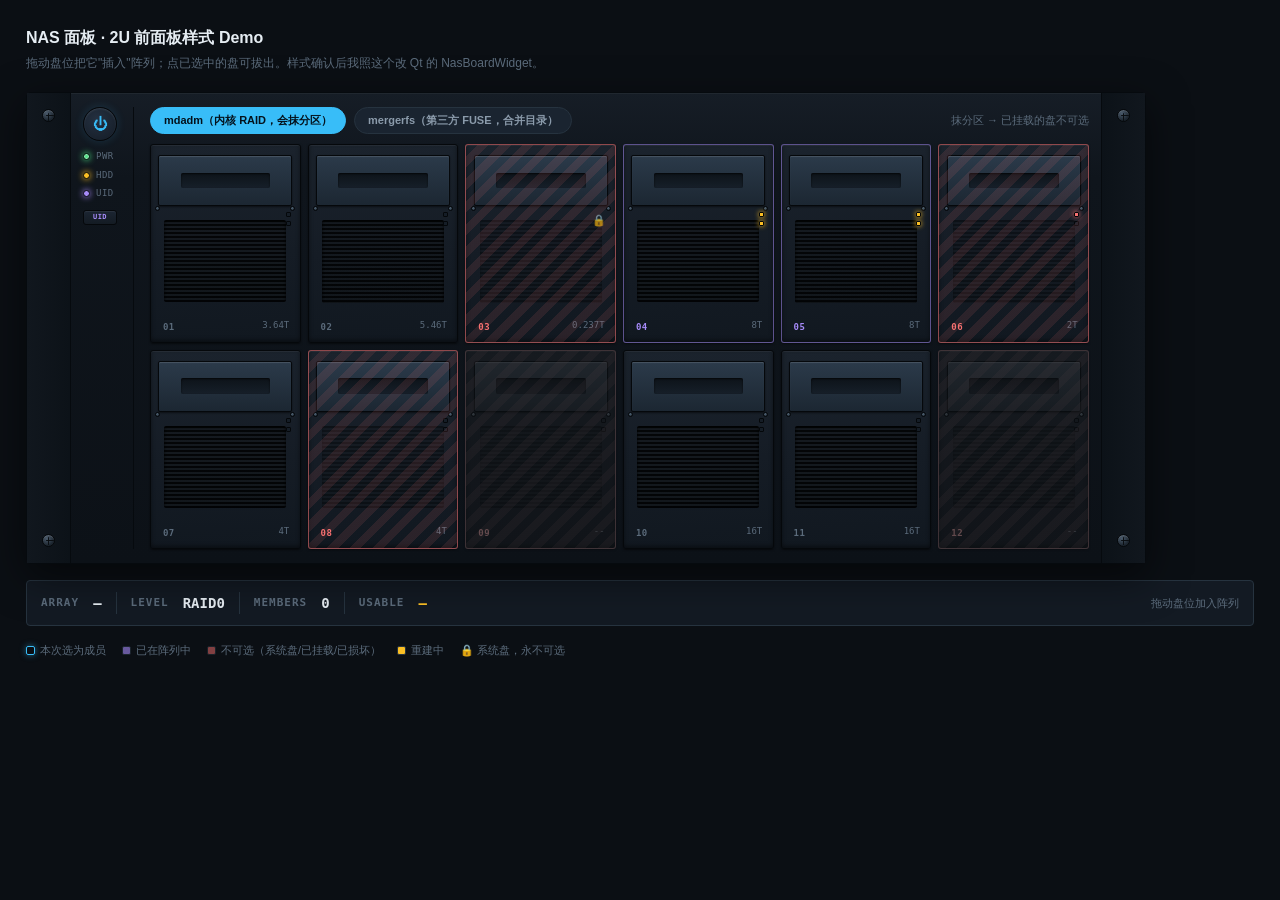
<file: doc/demos/30-nas-2u-panel.html>
<!DOCTYPE html>
<html lang="zh-CN">
<head>
<meta charset="utf-8">
<title>NAS 面板样式 Demo · 2U 前面板</title>
<style>
/* ══════════════════════════════════════════════════════════════
   2U 服务器前面板样式 Demo
   色值全部取自 theme.h，保证确认后能 1:1 迁到 Qt：
     bg #0b0f14  bgRaised #0e141b  surface #131a23  surface2 #1a2430
     surface3 #202d3b  border #26333f  borderHi #33475b
     text #e6edf3  dim #8b9bab  mute #5b6b7b
     accent #38bdf8  accent2 #a78bfa  ok #4ade80  warn #fbbf24  bad #f87171
     字体：正文 Noto Sans CJK SC；编号用 JetBrains Mono（机箱铭牌感）
   ══════════════════════════════════════════════════════════════ */
:root{
  --bg:#0b0f14; --bg-raised:#0e141b; --surface:#131a23; --surface2:#1a2430;
  --surface3:#202d3b; --border:#26333f; --border-hi:#33475b;
  --text:#e6edf3; --dim:#8b9bab; --mute:#5b6b7b;
  --accent:#38bdf8; --accent2:#a78bfa; --on-accent:#04121c;
  --ok:#4ade80; --warn:#fbbf24; --bad:#f87171; --info:#60a5fa;
  --mono:"JetBrains Mono","DejaVu Sans Mono",monospace;
}
*{box-sizing:border-box;margin:0;padding:0}
body{
  background:var(--bg); color:var(--text);
  font-family:"Noto Sans CJK SC","PingFang SC","Microsoft YaHei",sans-serif;
  font-size:13px; padding:26px; line-height:1.5;
}
h1{font-size:16px;font-weight:700;margin-bottom:4px}
.sub{color:var(--mute);font-size:12px;margin-bottom:20px}

/* ── 机箱：2U 机箱是宽扁的，比例约 3.2:1 ──
   真实前面板从上到下的层次：耳朵(挂耳) → 面板本体 → 耳朵上的螺丝 */
.chassis{
  position:relative; width:100%; max-width:1120px;
  background:linear-gradient(180deg,#161d26 0%,#0f151c 18%,#0c1117 100%);
  border:1px solid #060a0e; border-radius:5px;
  box-shadow:0 12px 40px rgba(0,0,0,.55),
             inset 0 1px 0 rgba(255,255,255,.045);
  padding:14px 56px;                 /* 左右留挂耳空间 */
}
/* 挂耳：机箱两端竖条，各带 2 颗螺丝（2U 是 4 颗固定螺丝） */
.ear{
  position:absolute; top:0; bottom:0; width:44px;
  background:linear-gradient(90deg,#11171e,#0c1218);
  border-right:1px solid #060a0e;
}
.ear.right{right:0;border-right:none;border-left:1px solid #060a0e;
           background:linear-gradient(270deg,#11171e,#0c1218)}
.ear.left{left:0}
.screw{
  position:absolute; left:50%; width:13px;height:13px;margin-left:-6.5px;
  border-radius:50%;
  background:radial-gradient(circle at 35% 30%,#4a5a6b,#1a232c 70%);
  border:1px solid #05080b;
  box-shadow:inset 0 1px 1px rgba(255,255,255,.18);
}
/* 十字槽 */
.screw::before,.screw::after{
  content:"";position:absolute;background:#0a0e12;border-radius:1px}
.screw::before{left:50%;top:2.5px;width:1.5px;height:8px;margin-left:-.75px}
.screw::after{top:50%;left:2.5px;height:1.5px;width:8px;margin-top:-.75px}
.screw.t1{top:16px} .screw.t2{bottom:16px}

/* ── 左侧控制区：真实 2U 在这里放电源键、指示 LED、VGA、UID 按钮 ── */
.ctrl{
  display:flex;flex-direction:column;gap:9px;
  padding-right:16px;margin-right:16px;
  border-right:1px solid #060a0e;
}
.pwr{
  width:34px;height:34px;border-radius:50%;
  background:radial-gradient(circle at 40% 35%,#243040,#141c26);
  border:1px solid #05080b;
  box-shadow:inset 0 1px 2px rgba(255,255,255,.12), 0 0 10px rgba(56,189,248,.16);
  display:grid;place-items:center;color:var(--accent);font-size:15px;
}
.leds{display:flex;flex-direction:column;gap:5px}
.led{display:flex;align-items:center;gap:6px;font-size:9px;color:var(--mute);
     font-family:var(--mono);letter-spacing:.5px}
.bulb{width:7px;height:7px;border-radius:50%;background:#1c2530;
      border:1px solid #05080b;flex:none}
.bulb.on{background:var(--ok);box-shadow:0 0 6px var(--ok),inset 0 0 2px #fff}
.bulb.act{background:var(--warn);box-shadow:0 0 6px var(--warn);animation:blink 1.1s steps(1) infinite}
.bulb.uid{background:var(--accent2);box-shadow:0 0 6px var(--accent2)}
@keyframes blink{50%{opacity:.25}}
/* UID 按钮：机架设备的"识别"按钮，亮起时前后板同步闪蓝 */
.uid-btn{
  width:34px;height:15px;border-radius:3px;
  background:linear-gradient(180deg,#1b2532,#141b23);
  border:1px solid #05080b;box-shadow:inset 0 1px 1px rgba(255,255,255,.07);
  position:relative;
}
.uid-btn::after{
  content:"UID";position:absolute;inset:0;display:grid;place-items:center;
  font:600 7px/1 var(--mono);color:var(--accent2);letter-spacing:.5px}

/* ── 盘位阵列：2U 常见 12×3.5"(2 行×6 列) 或 24×2.5"(2 行×12 列) ──
   这里演示 12 盘位。真盘位是**横长条**，不是方块。 */
.bays{flex:1;display:grid;grid-template-columns:repeat(6,1fr);
      grid-template-rows:repeat(2,1fr);gap:7px}

/* ── 单个硬盘托架（caddy）──
   真实 hot-swap 托架的元素：
     ① 扳手/释放把手（latch）—— 占托架左侧约 22%，可开合
     ② 把手转轴 —— 上下各一个圆点
     ③ 指纹/通风网孔 —— 中间区域
     ④ 两个 LED：上=活动(activity 黄闪) 下=状态(status 绿/橙)
     ⑤ 盘号标签
   这里用竖版托架（Dell R740xd / HPE DL380 那一类：把手在上，LED 在右上）*/
.bay{
  position:relative; aspect-ratio:1/1.32;
  background:linear-gradient(178deg,#1b232d 0%,#151c25 55%,#111820 100%);
  border:1px solid #05080b; border-radius:3px;
  box-shadow:inset 0 1px 0 rgba(255,255,255,.05),
             inset 0 -2px 4px rgba(0,0,0,.45),
             0 1px 2px rgba(0,0,0,.5);
  cursor:grab; transition:transform .14s,box-shadow .14s,border-color .14s;
  overflow:hidden;
}
.bay:hover{transform:translateY(-2px);border-color:var(--border-hi);
  box-shadow:inset 0 1px 0 rgba(255,255,255,.08),0 6px 16px rgba(0,0,0,.6)}
.bay:active{cursor:grabbing}

/* ① 释放把手：上窄下宽的斜边，金属感 */
.handle{
  position:absolute;left:5%;right:5%;top:5%;height:26%;
  background:linear-gradient(180deg,#2b3a4a,#1c2732);
  border:1px solid #05080b;border-radius:2px;
  box-shadow:inset 0 1px 1px rgba(255,255,255,.14),0 1px 2px rgba(0,0,0,.5);
}
/* 把手上的握持凹槽 */
.handle::before{
  content:"";position:absolute;left:16%;right:16%;top:34%;height:32%;
  background:linear-gradient(180deg,#0d1319,#161f29);
  border-radius:2px;box-shadow:inset 0 1px 2px rgba(0,0,0,.7);
}
/* ② 转轴：把手两端的小圆 */
.pivot{position:absolute;width:5px;height:5px;border-radius:50%;
  background:radial-gradient(circle at 35% 30%,#566a7c,#161f28);
  border:1px solid #05080b;top:31%}
.pivot.l{left:3%} .pivot.r{right:3%}

/* ③ 通风网孔：三排长条，用 repeating-linear-gradient 表现冲孔网 */
.vent{
  position:absolute;left:9%;right:9%;top:38%;height:42%;border-radius:2px;
  background:
    repeating-linear-gradient(180deg,
      rgba(0,0,0,.72) 0 2px, rgba(255,255,255,.028) 2px 4px),
    linear-gradient(180deg,#0e141a,#0b1016);
  box-shadow:inset 0 1px 3px rgba(0,0,0,.85);
}

/* ④ LED 组：真实托架是上下两个小灯，藏在塑料导光柱里 */
.led-col{position:absolute;right:6%;top:34%;display:flex;
         flex-direction:column;gap:4px;align-items:center}
.drv-led{width:5px;height:5px;border-radius:1px;background:#151d26;
         border:1px solid #04070a}
.drv-led.act.on{background:var(--warn);box-shadow:0 0 5px var(--warn);
                animation:blink .5s steps(1) infinite}
.drv-led.st.on{background:var(--ok);box-shadow:0 0 5px var(--ok)}
.drv-led.st.fault{background:var(--bad);box-shadow:0 0 5px var(--bad)}
.drv-led.st.rebuild{background:var(--warn);box-shadow:0 0 5px var(--warn);
                    animation:blink .8s ease-in-out infinite}

/* ⑤ 盘号 */
.slot{
  position:absolute;left:8%;bottom:5%;font:700 9px/1 var(--mono);
  color:var(--mute);letter-spacing:.5px;
}

/* 容量小字 */
.cap{position:absolute;right:7%;bottom:6%;font:9px/1 var(--mono);color:var(--mute)}

/* ── 状态语义（这是重点：面板要一眼看出盘在干什么）── */
/* 空闲：整体压暗，不发光 */
.bay.empty{opacity:.5;filter:saturate(.4)}
/* 已选为阵列成员：主色描边 + 外发光 */
.bay.member{border-color:var(--accent);
  box-shadow:0 0 0 1px rgba(56,189,248,.45),0 0 14px rgba(56,189,248,.3),
             inset 0 1px 0 rgba(255,255,255,.08)}
.bay.member .slot{color:var(--accent)}
/* 条带序号：成员盘的**右上角**标 RAID 条带顺序，这是 RAID0 最需要的信息 */
.stripe{
  position:absolute;right:6%;top:34%;
  min-width:15px;height:15px;padding:0 3px;border-radius:3px;
  background:var(--accent);color:var(--on-accent);
  font:700 9px/15px var(--mono);text-align:center;
  box-shadow:0 0 8px rgba(56,189,248,.5);
}
/* 故障/不可选：红色斜线带 + 红 LED */
.bay.blocked{border-color:rgba(248,113,113,.55)}
.bay.blocked .vent{opacity:.45}
.bay.blocked .slot{color:var(--bad)}
.bay.blocked::after{
  content:"";position:absolute;inset:0;pointer-events:none;
  background:repeating-linear-gradient(135deg,
    transparent 0 8px,rgba(248,113,113,.11) 8px 16px);
}
/* 系统盘：锁标志，永远不可选 */
.lock{position:absolute;right:6%;top:34%;font-size:11px;opacity:.75}
/* 被阵列占用（已写入配置，非本次选择）：紫 */
.bay.inUse{border-color:rgba(167,139,250,.5)}
.bay.inUse .slot{color:var(--accent2)}

/* ── 右侧：阵列状态条（相当于阵列卡的位置）── */
.rail{
  display:flex;align-items:center;gap:14px;margin-top:16px;
  padding:11px 14px;background:var(--surface);
  border:1px solid var(--border);border-radius:4px;
}
.rail .lbl{font:700 11px/1 var(--mono);letter-spacing:1px;color:var(--mute)}
.rail .val{font:600 14px/1 var(--mono);color:var(--text)}
.rail .val.good{color:var(--ok)} .rail .val.warn{color:var(--warn)}
.rail .sep{width:1px;height:22px;background:var(--border)}
.rail .hint{margin-left:auto;color:var(--mute);font-size:11px}

.eng{
  background:var(--surface2); color:var(--dim); cursor:pointer;
  border:1px solid var(--border); border-radius:999px;
  padding:5px 13px; font-size:11px; font-weight:600;
  font-family:"Noto Sans CJK SC","PingFang SC",sans-serif;
}
.eng:hover{color:var(--text);border-color:var(--border-hi);background:var(--surface3)}
.eng.on{background:var(--accent);color:var(--on-accent);border-color:var(--accent)}
/* 底部图例 */
.legend{display:flex;gap:16px;flex-wrap:wrap;margin-top:16px;
        font-size:11px;color:var(--mute)}
.legend span{display:flex;align-items:center;gap:5px}
.sw{width:9px;height:9px;border-radius:2px;border:1px solid var(--border)}
</style>
</head>
<body>

<h1>NAS 面板 · 2U 前面板样式 Demo</h1>
<div class="sub">
  拖动盘位把它"插入"阵列；点已选中的盘可拔出。样式确认后我照这个改 Qt 的 NasBoardWidget。
</div>

<div class="chassis">
  <div class="ear left"><div class="screw t1"></div><div class="screw t2"></div></div>
  <div class="ear right"><div class="screw t1"></div><div class="screw t2"></div></div>

  <div style="display:flex;align-items:stretch">
    <div class="ctrl">
      <div class="pwr">⏻</div>
      <div class="leds">
        <div class="led"><i class="bulb on"></i>PWR</div>
        <div class="led"><i class="bulb act"></i>HDD</div>
        <div class="led"><i class="bulb uid"></i>UID</div>
      </div>
      <div class="uid-btn"></div>
    </div>

    <div style="flex:1;display:flex;flex-direction:column;gap:10px">
      <div style="display:flex;gap:8px;align-items:center">
        <button class="eng" id="engMdadm">mdadm（内核 RAID，会抹分区）</button>
        <button class="eng" id="engNasrs">mergerfs（第三方 FUSE，合并目录）</button>
        <span style="color:var(--mute);font-size:11px;margin-left:auto" id="engNote"></span>
      </div>
      <div class="bays" id="bays"></div>
    </div>
  </div>
</div>

<div class="rail">
  <div class="lbl">ARRAY</div><div class="val" id="aName">—</div>
  <div class="sep"></div>
  <div class="lbl">LEVEL</div><div class="val">RAID0</div>
  <div class="sep"></div>
  <div class="lbl">MEMBERS</div><div class="val" id="aCnt">0</div>
  <div class="sep"></div>
  <div class="lbl">USABLE</div><div class="val warn" id="aCap">—</div>
  <div class="hint" id="hint">拖动盘位加入阵列</div>
</div>

<div class="legend">
  <span><i class="sw" style="border-color:var(--accent);box-shadow:0 0 6px rgba(56,189,248,.5)"></i>本次选为成员</span>
  <span><i class="sw" style="background:var(--accent2);opacity:.6"></i>已在阵列中</span>
  <span><i class="sw" style="background:var(--bad);opacity:.5"></i>不可选（系统盘/已挂载/已损坏）</span>
  <span><i class="sw" style="background:var(--warn)"></i>重建中</span>
  <span>🔒 系统盘，永不可选</span>
</div>

<script>
// 模拟本机真实设备（对应 lsblk 的 sda/sdb/nvme0n1）
const DISKS = [
  {n:0, name:"sda1",  size:3.64, st:"free"},
  {n:1, name:"sdb1",  size:5.46, st:"free"},
  {n:2, name:"nvme0n1p2", size:0.237, st:"sys",  reason:"系统盘"},
  {n:3, name:"sdc1",  size:8.0,  st:"inUse", array:"nas-data"},
  {n:4, name:"sdd1",  size:8.0,  st:"inUse", array:"nas-data"},
  {n:5, name:"sde1",  size:2.0,  st:"fault", reason:"SMART 告警"},
  {n:6, name:"sdf1",  size:4.0,  st:"free"},
  {n:7, name:"sdg1",  size:4.0,  st:"mounted", reason:"已挂载 /mnt/x"},
  {n:8, name:"sr0",   size:0,    st:"empty"},
  {n:9, name:"sdh1",  size:16.0, st:"free"},
  {n:10,name:"sdi1",  size:16.0, st:"free"},
  {n:11,name:"md0",   size:0,    st:"empty"},
];
let engine = "mdadm";
let picked = [];

const box = document.getElementById("bays");
DISKS.forEach(d=>{
  const el = document.createElement("div");
  el.className = "bay";
  // 可用性取决于当前引擎，与 Qt 的 judge() 同一套规则：
  //   mdadm 会抹分区 → 已挂载不可选
  //   nasrs 往已有文件系统写文件 → 已挂载反而是前提
  const isBlocked = () => {
    if (d.st==="sys" || d.st==="fault" || d.st==="empty") return true;
    if (d.st==="mounted") return engine === "mdadm";
    return false;
  };
  if (d.st==="empty")  el.classList.add("empty");
  if (d.st==="inUse")  el.classList.add("inUse");
  // inUse 是"已被别的阵列占用"，不是故障 → 用紫色，不叠红斜纹
  if (isBlocked() && d.st!=="inUse") el.classList.add("blocked");

  let topRight = "";
  if (d.st==="sys")     topRight = '<div class="lock">🔒</div>';
  else if (d.st==="fault")   topRight = '<div class="led-col"><i class="drv-led st fault on"></i><i class="drv-led"></i></div>';
  else if (d.st==="inUse")   topRight = '<div class="led-col"><i class="drv-led st on rebuild"></i><i class="drv-led act on"></i></div>';
  else if (d.st==="free")    topRight = '<div class="led-col"><i class="drv-led st"></i><i class="drv-led act"></i></div>';
  else                       topRight = '<div class="led-col"><i class="drv-led"></i><i class="drv-led"></i></div>';

  el.innerHTML = `
    <div class="handle"></div>
    <div class="pivot l"></div><div class="pivot r"></div>
    <div class="vent"></div>
    ${topRight}
    <div class="slot">${String(d.n+1).padStart(2,"0")}</div>
    <div class="cap">${d.size? d.size+"T" : "--"}</div>`;
  el.title = d.name + (d.reason ? "\n" + d.reason : "");
  el.dataset.n = d.n;

  el.addEventListener("click", ()=>{
    if (isBlocked()){
      show("hint", "盘 " + (d.n+1) + " 不可用：" + (d.reason||"空位"), true); return;
    }
    const i = picked.indexOf(d.n);
    if (i >= 0) picked.splice(i,1);
    else if (picked.length < 8) picked.push(d.n);
    else { show("hint","RAID0 最多 8 个成员", true); return; }
    render();
  });
  box.appendChild(el);
});

function fmt(t){ return t >= 1 ? t.toFixed(2)+" TiB" : (t*1024).toFixed(0)+" GiB"; }
function show(id,t,bad){
  const e = document.getElementById(id);
  e.textContent = t;
  e.style.color = bad ? "var(--bad)" : "";
}

function render(){
  document.querySelectorAll(".bay").forEach(el=>{
    const n = +el.dataset.n;
    const d = DISKS[n];
    el.querySelectorAll(".stripe").forEach(x=>x.remove());
    // 引擎切换后可用性会变，重画斜纹
    const bad = (d.st==="sys"||d.st==="fault"||d.st==="empty")
             || (d.st==="mounted" && engine==="mdadm");
    el.classList.toggle("blocked", bad && d.st!=="inUse");
    const idx = picked.indexOf(n);
    if (idx < 0){ el.classList.remove("member"); return; }
    el.classList.add("member");
    // 条带序号画在盘上：RAID0 写的时候是 0,1,2,3… 轮流下发，
    // 顺序直接决定数据落在哪个盘，所以必须可见
    const s = document.createElement("div");
    s.className = "stripe"; s.textContent = idx;
    el.appendChild(s);
  });
  document.getElementById("aCnt").textContent = picked.length;
  const nm = document.getElementById("aName");
  const cap = document.getElementById("aCap");
  if (!picked.length){ nm.textContent="—"; cap.textContent="—"; return; }
  nm.textContent = "nas-data";
  if (picked.length === 1){
    cap.textContent = fmt(DISKS[picked[0]].size);
    cap.className = "val warn";
    show("hint","单盘不算 RAID，等同直连", true); return;
  }
  // 这两条路线的容量算法**正好相反**，草图里必须分开写：
  //   mdadm RAID0 可用 = 最小成员 × 成员数（不是求和！）
  //   mergerfs   可用 = 各成员之和（求和，浪费为 0 —— 它不要求成员等大）
  // 这段原来只有 RAID0 一条：自研 RAID0 已整条删除，那一格换成 mergerfs，
  // 留着 min×N 会让看草图的人以为界面会报「200G + 500G = 200G」。
  const sizes = picked.map(i=>DISKS[i].size);
  const min = Math.min(...sizes);
  const sum = sizes.reduce((a,b)=>a+b,0);
  const usable = engine==="nasrs" ? sum : min*picked.length;
  const waste = sum - usable;
  cap.textContent = fmt(usable);
  cap.className = "val " + (waste > 0.01 ? "warn" : "good");
  show("hint", waste > 0.01
    ? "按最小的 "+fmt(min)+" 计，多出的 "+fmt(waste)+" 用不上"
    : picked.length+" 路条带，容量等长无浪费");
}
function setEngine(e){
  engine = e;
  document.getElementById("engMdadm").classList.toggle("on", e==="mdadm");
  document.getElementById("engNasrs").classList.toggle("on", e==="nasrs");
  document.getElementById("engNote").textContent = e==="mdadm"
    ? "抹分区 → 已挂载的盘不可选"
     : "用分区已有的挂载点当 source → 已挂载的盘才可用；没有条带、没有冗余";
  // 换引擎后原选中盘可能变不可用，必须清掉，否则会生成非法方案
  picked = picked.filter(i => {
    const s = DISKS[i].st;
    return !(s==="sys"||s==="fault"||s==="empty"||(s==="mounted"&&e==="mdadm"));
  });
  render();
}
document.getElementById("engMdadm").onclick = ()=>setEngine("mdadm");
document.getElementById("engNasrs").onclick = ()=>setEngine("nasrs");
setEngine("mdadm");
</script>
</body>
</html>
</file>
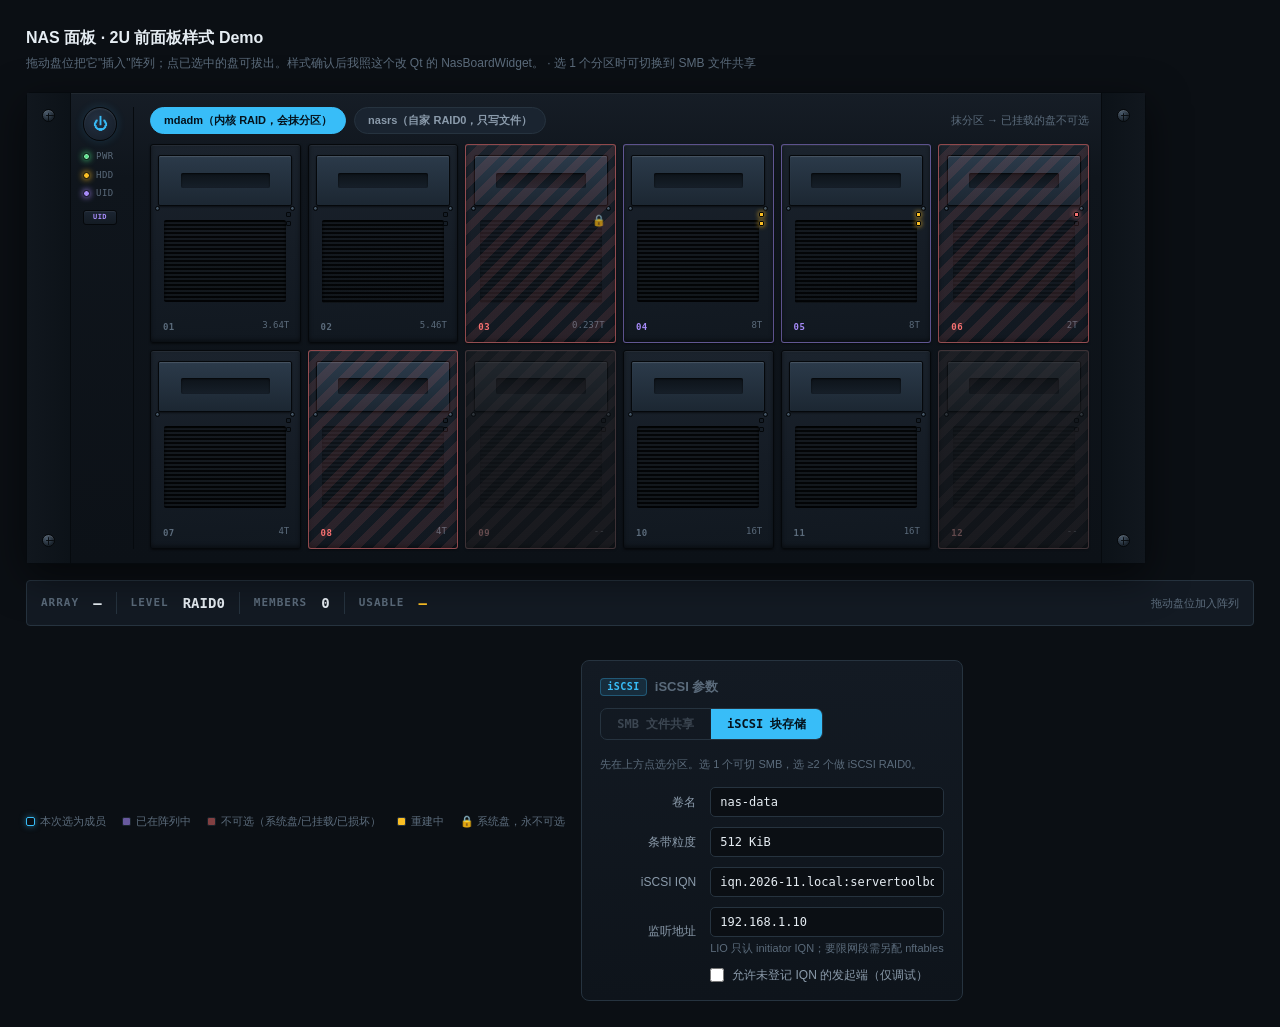
<file: doc/demos/31-nas-smb.html>
<!DOCTYPE html>
<html lang="zh-CN">
<head>
<meta charset="utf-8">
<title>NAS 面板样式 Demo · 2U 前面板 + SMB/iSCSI 导出</title>
<style>
/* ══════════════════════════════════════════════════════════════
   2U 服务器前面板样式 Demo
   色值全部取自 theme.h，保证确认后能 1:1 迁到 Qt：
     bg #0b0f14  bgRaised #0e141b  surface #131a23  surface2 #1a2430
     surface3 #202d3b  border #26333f  borderHi #33475b
     text #e6edf3  dim #8b9bab  mute #5b6b7b
     accent #38bdf8  accent2 #a78bfa  ok #4ade80  warn #fbbf24  bad #f87171
     字体：正文 Noto Sans CJK SC；编号用 JetBrains Mono（机箱铭牌感）
   ══════════════════════════════════════════════════════════════ */
:root{
  --bg:#0b0f14; --bg-raised:#0e141b; --surface:#131a23; --surface2:#1a2430;
  --surface3:#202d3b; --border:#26333f; --border-hi:#33475b;
  --text:#e6edf3; --dim:#8b9bab; --mute:#5b6b7b;
  --accent:#38bdf8; --accent2:#a78bfa; --on-accent:#04121c;
  --ok:#4ade80; --warn:#fbbf24; --bad:#f87171; --info:#60a5fa;
  --mono:"JetBrains Mono","DejaVu Sans Mono",monospace;
}
*{box-sizing:border-box;margin:0;padding:0}
body{
  background:var(--bg); color:var(--text);
  font-family:"Noto Sans CJK SC","PingFang SC","Microsoft YaHei",sans-serif;
  font-size:13px; padding:26px; line-height:1.5;
}
h1{font-size:16px;font-weight:700;margin-bottom:4px}
.sub{color:var(--mute);font-size:12px;margin-bottom:20px}

/* ── 机箱：2U 机箱是宽扁的，比例约 3.2:1 ──
   真实前面板从上到下的层次：耳朵(挂耳) → 面板本体 → 耳朵上的螺丝 */
.chassis{
  position:relative; width:100%; max-width:1120px;
  background:linear-gradient(180deg,#161d26 0%,#0f151c 18%,#0c1117 100%);
  border:1px solid #060a0e; border-radius:5px;
  box-shadow:0 12px 40px rgba(0,0,0,.55),
             inset 0 1px 0 rgba(255,255,255,.045);
  padding:14px 56px;                 /* 左右留挂耳空间 */
}
/* 挂耳：机箱两端竖条，各带 2 颗螺丝（2U 是 4 颗固定螺丝） */
.ear{
  position:absolute; top:0; bottom:0; width:44px;
  background:linear-gradient(90deg,#11171e,#0c1218);
  border-right:1px solid #060a0e;
}
.ear.right{right:0;border-right:none;border-left:1px solid #060a0e;
           background:linear-gradient(270deg,#11171e,#0c1218)}
.ear.left{left:0}
.screw{
  position:absolute; left:50%; width:13px;height:13px;margin-left:-6.5px;
  border-radius:50%;
  background:radial-gradient(circle at 35% 30%,#4a5a6b,#1a232c 70%);
  border:1px solid #05080b;
  box-shadow:inset 0 1px 1px rgba(255,255,255,.18);
}
/* 十字槽 */
.screw::before,.screw::after{
  content:"";position:absolute;background:#0a0e12;border-radius:1px}
.screw::before{left:50%;top:2.5px;width:1.5px;height:8px;margin-left:-.75px}
.screw::after{top:50%;left:2.5px;height:1.5px;width:8px;margin-top:-.75px}
.screw.t1{top:16px} .screw.t2{bottom:16px}

/* ── 左侧控制区：真实 2U 在这里放电源键、指示 LED、VGA、UID 按钮 ── */
.ctrl{
  display:flex;flex-direction:column;gap:9px;
  padding-right:16px;margin-right:16px;
  border-right:1px solid #060a0e;
}
.pwr{
  width:34px;height:34px;border-radius:50%;
  background:radial-gradient(circle at 40% 35%,#243040,#141c26);
  border:1px solid #05080b;
  box-shadow:inset 0 1px 2px rgba(255,255,255,.12), 0 0 10px rgba(56,189,248,.16);
  display:grid;place-items:center;color:var(--accent);font-size:15px;
}
.leds{display:flex;flex-direction:column;gap:5px}
.led{display:flex;align-items:center;gap:6px;font-size:9px;color:var(--mute);
     font-family:var(--mono);letter-spacing:.5px}
.bulb{width:7px;height:7px;border-radius:50%;background:#1c2530;
      border:1px solid #05080b;flex:none}
.bulb.on{background:var(--ok);box-shadow:0 0 6px var(--ok),inset 0 0 2px #fff}
.bulb.act{background:var(--warn);box-shadow:0 0 6px var(--warn);animation:blink 1.1s steps(1) infinite}
.bulb.uid{background:var(--accent2);box-shadow:0 0 6px var(--accent2)}
@keyframes blink{50%{opacity:.25}}
/* UID 按钮：机架设备的"识别"按钮，亮起时前后板同步闪蓝 */
.uid-btn{
  width:34px;height:15px;border-radius:3px;
  background:linear-gradient(180deg,#1b2532,#141b23);
  border:1px solid #05080b;box-shadow:inset 0 1px 1px rgba(255,255,255,.07);
  position:relative;
}
.uid-btn::after{
  content:"UID";position:absolute;inset:0;display:grid;place-items:center;
  font:600 7px/1 var(--mono);color:var(--accent2);letter-spacing:.5px}

/* ── 盘位阵列：2U 常见 12×3.5"(2 行×6 列) 或 24×2.5"(2 行×12 列) ──
   这里演示 12 盘位。真盘位是**横长条**，不是方块。 */
.bays{flex:1;display:grid;grid-template-columns:repeat(6,1fr);
      grid-template-rows:repeat(2,1fr);gap:7px}

/* ── 单个硬盘托架（caddy）──
   真实 hot-swap 托架的元素：
     ① 扳手/释放把手（latch）—— 占托架左侧约 22%，可开合
     ② 把手转轴 —— 上下各一个圆点
     ③ 指纹/通风网孔 —— 中间区域
     ④ 两个 LED：上=活动(activity 黄闪) 下=状态(status 绿/橙)
     ⑤ 盘号标签
   这里用竖版托架（Dell R740xd / HPE DL380 那一类：把手在上，LED 在右上）*/
.bay{
  position:relative; aspect-ratio:1/1.32;
  background:linear-gradient(178deg,#1b232d 0%,#151c25 55%,#111820 100%);
  border:1px solid #05080b; border-radius:3px;
  box-shadow:inset 0 1px 0 rgba(255,255,255,.05),
             inset 0 -2px 4px rgba(0,0,0,.45),
             0 1px 2px rgba(0,0,0,.5);
  cursor:grab; transition:transform .14s,box-shadow .14s,border-color .14s;
  overflow:hidden;
}
.bay:hover{transform:translateY(-2px);border-color:var(--border-hi);
  box-shadow:inset 0 1px 0 rgba(255,255,255,.08),0 6px 16px rgba(0,0,0,.6)}
.bay:active{cursor:grabbing}

/* ① 释放把手：上窄下宽的斜边，金属感 */
.handle{
  position:absolute;left:5%;right:5%;top:5%;height:26%;
  background:linear-gradient(180deg,#2b3a4a,#1c2732);
  border:1px solid #05080b;border-radius:2px;
  box-shadow:inset 0 1px 1px rgba(255,255,255,.14),0 1px 2px rgba(0,0,0,.5);
}
/* 把手上的握持凹槽 */
.handle::before{
  content:"";position:absolute;left:16%;right:16%;top:34%;height:32%;
  background:linear-gradient(180deg,#0d1319,#161f29);
  border-radius:2px;box-shadow:inset 0 1px 2px rgba(0,0,0,.7);
}
/* ② 转轴：把手两端的小圆 */
.pivot{position:absolute;width:5px;height:5px;border-radius:50%;
  background:radial-gradient(circle at 35% 30%,#566a7c,#161f28);
  border:1px solid #05080b;top:31%}
.pivot.l{left:3%} .pivot.r{right:3%}

/* ③ 通风网孔：三排长条，用 repeating-linear-gradient 表现冲孔网 */
.vent{
  position:absolute;left:9%;right:9%;top:38%;height:42%;border-radius:2px;
  background:
    repeating-linear-gradient(180deg,
      rgba(0,0,0,.72) 0 2px, rgba(255,255,255,.028) 2px 4px),
    linear-gradient(180deg,#0e141a,#0b1016);
  box-shadow:inset 0 1px 3px rgba(0,0,0,.85);
}

/* ④ LED 组：真实托架是上下两个小灯，藏在塑料导光柱里 */
.led-col{position:absolute;right:6%;top:34%;display:flex;
         flex-direction:column;gap:4px;align-items:center}
.drv-led{width:5px;height:5px;border-radius:1px;background:#151d26;
         border:1px solid #04070a}
.drv-led.act.on{background:var(--warn);box-shadow:0 0 5px var(--warn);
                animation:blink .5s steps(1) infinite}
.drv-led.st.on{background:var(--ok);box-shadow:0 0 5px var(--ok)}
.drv-led.st.fault{background:var(--bad);box-shadow:0 0 5px var(--bad)}
.drv-led.st.rebuild{background:var(--warn);box-shadow:0 0 5px var(--warn);
                    animation:blink .8s ease-in-out infinite}

/* ⑤ 盘号 */
.slot{
  position:absolute;left:8%;bottom:5%;font:700 9px/1 var(--mono);
  color:var(--mute);letter-spacing:.5px;
}

/* 容量小字 */
.cap{position:absolute;right:7%;bottom:6%;font:9px/1 var(--mono);color:var(--mute)}

/* ── 状态语义（这是重点：面板要一眼看出盘在干什么）── */
/* 空闲：整体压暗，不发光 */
.bay.empty{opacity:.5;filter:saturate(.4)}
/* 已选为阵列成员：主色描边 + 外发光 */
.bay.member{border-color:var(--accent);
  box-shadow:0 0 0 1px rgba(56,189,248,.45),0 0 14px rgba(56,189,248,.3),
             inset 0 1px 0 rgba(255,255,255,.08)}
.bay.member .slot{color:var(--accent)}
/* 条带序号：成员盘的**右上角**标 RAID 条带顺序，这是 RAID0 最需要的信息 */
.stripe{
  position:absolute;right:6%;top:34%;
  min-width:15px;height:15px;padding:0 3px;border-radius:3px;
  background:var(--accent);color:var(--on-accent);
  font:700 9px/15px var(--mono);text-align:center;
  box-shadow:0 0 8px rgba(56,189,248,.5);
}
/* 故障/不可选：红色斜线带 + 红 LED */
.bay.blocked{border-color:rgba(248,113,113,.55)}
.bay.blocked .vent{opacity:.45}
.bay.blocked .slot{color:var(--bad)}
.bay.blocked::after{
  content:"";position:absolute;inset:0;pointer-events:none;
  background:repeating-linear-gradient(135deg,
    transparent 0 8px,rgba(248,113,113,.11) 8px 16px);
}
/* 系统盘：锁标志，永远不可选 */
.lock{position:absolute;right:6%;top:34%;font-size:11px;opacity:.75}
/* 被阵列占用（已写入配置，非本次选择）：紫 */
.bay.inUse{border-color:rgba(167,139,250,.5)}
.bay.inUse .slot{color:var(--accent2)}

/* ── 右侧：阵列状态条（相当于阵列卡的位置）── */
.rail{
  display:flex;align-items:center;gap:14px;margin-top:16px;
  padding:11px 14px;background:var(--surface);
  border:1px solid var(--border);border-radius:4px;
}
.rail .lbl{font:700 11px/1 var(--mono);letter-spacing:1px;color:var(--mute)}
.rail .val{font:600 14px/1 var(--mono);color:var(--text)}
.rail .val.good{color:var(--ok)} .rail .val.warn{color:var(--warn)}
.rail .sep{width:1px;height:22px;background:var(--border)}
.rail .hint{margin-left:auto;color:var(--mute);font-size:11px}

.eng{
  background:var(--surface2); color:var(--dim); cursor:pointer;
  border:1px solid var(--border); border-radius:999px;
  padding:5px 13px; font-size:11px; font-weight:600;
  font-family:"Noto Sans CJK SC","PingFang SC",sans-serif;
}
.eng:hover{color:var(--text);border-color:var(--border-hi);background:var(--surface3)}
.eng.on{background:var(--accent);color:var(--on-accent);border-color:var(--accent)}
/* 底部图例 */
.legend{display:flex;gap:16px;flex-wrap:wrap;margin-top:16px;
        font-size:11px;color:var(--mute)}
.legend span{display:flex;align-items:center;gap:5px}
.sw{width:9px;height:9px;border-radius:2px;border:1px solid var(--border)}

/* ── 导出参数区 ─────────────────────────────────────────────
   选 1 个分区时出现「导出方式」切换：SMB（文件共享）/ iSCSI（块）。
   ≥2 个分区只能 iSCSI RAID，此时只显示 iSCSI 参数。 */
.params{
  max-width:1120px; margin-top:18px;
  background:linear-gradient(180deg,var(--surface),var(--bg-raised));
  border:1px solid var(--border); border-radius:8px; padding:16px 18px;
}
.params h3{font-size:13px;font-weight:700;margin-bottom:12px;
  display:flex;align-items:center;gap:8px}
.params h3 .tag{font:600 10px/1 var(--mono);letter-spacing:.5px;
  color:var(--accent);background:rgba(56,189,248,.12);
  border:1px solid rgba(56,189,248,.3);padding:3px 6px;border-radius:4px}

/* 导出方式切换（仅单分区出现） */
.modeswitch{display:flex;gap:0;margin-bottom:16px;border:1px solid var(--border);
  border-radius:7px;overflow:hidden;width:fit-content}
.modeswitch button{background:transparent;border:none;color:var(--dim);
  font:600 12px/1 var(--mono);padding:9px 16px;cursor:pointer;
  border-right:1px solid var(--border);transition:.15s}
.modeswitch button:last-child{border-right:none}
.modeswitch button.on{background:var(--accent);color:var(--on-accent)}
.modeswitch button:disabled{opacity:.35;cursor:not-allowed}

/* 表单 */
.form{display:grid;grid-template-columns:96px 1fr;gap:10px 14px;align-items:center;max-width:640px}
.form label{color:var(--dim);font-size:12px;text-align:right}
.form .fld{display:flex;flex-direction:column;gap:4px}
.form input[type=text],.form select{
  background:var(--bg);border:1px solid var(--border);border-radius:5px;
  color:var(--text);font-family:var(--mono);font-size:12px;padding:7px 9px;outline:none}
.form input[type=text]:focus,.form select:focus{border-color:var(--accent)}
.form .note{color:var(--mute);font-size:11px;line-height:1.4}
.form .check{display:flex;align-items:center;gap:8px;color:var(--dim);font-size:12px}
.form input[type=checkbox]{accent-color:var(--accent);width:14px;height:14px}

/* 危险提示：guest 可写 / 系统路径 */
.danger{border:1px solid var(--bad);background:rgba(248,113,113,.08);
  border-radius:6px;padding:10px 12px;color:#fecaca;font-size:12px;line-height:1.5;
  max-width:640px;margin-top:10px;display:none}
.danger.show{display:block}
.danger b{color:var(--bad)}

.hide{display:none !important}
</style>
</head>
<body>

<h1>NAS 面板 · 2U 前面板样式 Demo</h1>
<div class="sub">
  拖动盘位把它"插入"阵列；点已选中的盘可拔出。样式确认后我照这个改 Qt 的 NasBoardWidget。
  · 选 1 个分区时可切换到 SMB 文件共享</div>

<div class="chassis">
  <div class="ear left"><div class="screw t1"></div><div class="screw t2"></div></div>
  <div class="ear right"><div class="screw t1"></div><div class="screw t2"></div></div>

  <div style="display:flex;align-items:stretch">
    <div class="ctrl">
      <div class="pwr">⏻</div>
      <div class="leds">
        <div class="led"><i class="bulb on"></i>PWR</div>
        <div class="led"><i class="bulb act"></i>HDD</div>
        <div class="led"><i class="bulb uid"></i>UID</div>
      </div>
      <div class="uid-btn"></div>
    </div>

    <div style="flex:1;display:flex;flex-direction:column;gap:10px">
      <div style="display:flex;gap:8px;align-items:center">
        <button class="eng" id="engMdadm">mdadm（内核 RAID，会抹分区）</button>
        <button class="eng" id="engNasrs">nasrs（自家 RAID0，只写文件）</button>
        <span style="color:var(--mute);font-size:11px;margin-left:auto" id="engNote"></span>
      </div>
      <div class="bays" id="bays"></div>
    </div>
  </div>
</div>

<div class="rail">
  <div class="lbl">ARRAY</div><div class="val" id="aName">—</div>
  <div class="sep"></div>
  <div class="lbl">LEVEL</div><div class="val">RAID0</div>
  <div class="sep"></div>
  <div class="lbl">MEMBERS</div><div class="val" id="aCnt">0</div>
  <div class="sep"></div>
  <div class="lbl">USABLE</div><div class="val warn" id="aCap">—</div>
  <div class="hint" id="hint">拖动盘位加入阵列</div>
</div>

<div class="legend">
  <span><i class="sw" style="border-color:var(--accent);box-shadow:0 0 6px rgba(56,189,248,.5)"></i>本次选为成员</span>
  <span><i class="sw" style="background:var(--accent2);opacity:.6"></i>已在阵列中</span>
  <span><i class="sw" style="background:var(--bad);opacity:.5"></i>不可选（系统盘/已挂载/已损坏）</span>
  <span><i class="sw" style="background:var(--warn)"></i>重建中</span>
  <span>🔒 系统盘，永不可选</span>

<div class="params" id="params">
  <h3><span class="tag" id="pTag">SMB</span><span id="pTitle">文件共享参数</span></h3>

  <!-- 导出方式切换：仅当恰好选了 1 个分区时可用 -->
  <div class="modeswitch" id="modeSwitch">
    <button id="mSmb">SMB 文件共享</button>
    <button id="mIscsi">iSCSI 块存储</button>
  </div>
  <div class="note" id="modeNote" style="color:var(--mute);font-size:11px;margin-bottom:14px"></div>

  <!-- SMB 参数 -->
  <div class="form" id="smbForm">
    <label>共享名</label>
    <div class="fld"><input type="text" id="smbName" value="nas-share"></div>

    <label>共享路径</label>
    <div class="fld"><input type="text" id="smbPath" value="/mnt/d"></div>

    <label>访问方式</label>
    <div class="fld">
      <select id="smbAuth">
        <option value="pwd">需账号密码（推荐）</option>
        <option value="ro">匿名只读</option>
        <option value="rw">匿名可写（危险）</option>
      </select>
    </div>

    <label>映射用户</label>
    <div class="fld">
      <input type="text" id="smbUser" value="cody">
      <div class="note">Samba 以此 Linux 用户的权限读写文件；需先 smbpasswd -a 设过 Samba 密码</div>
    </div>

    <label>可写</label>
    <div class="fld"><div class="check"><input type="checkbox" id="smbWrite" checked> 允许写入（只读共享请取消）</div></div>
  </div>

  <!-- iSCSI 参数 -->
  <div class="form hide" id="iscsiForm">
    <label>卷名</label>
    <div class="fld"><input type="text" id="iqName" value="nas-data"></div>
    <label>条带粒度</label>
    <div class="fld"><input type="text" id="iqChunk" value="512 KiB"></div>
    <label>iSCSI IQN</label>
    <div class="fld"><input type="text" id="iqIqn" value="iqn.2026-11.local:servertoolbox-01"></div>
    <label>监听地址</label>
    <div class="fld">
      <input type="text" id="iqPortal" value="192.168.1.10" placeholder="本机内网地址">
      <div class="note">LIO 只认 initiator IQN；要限网段需另配 nftables</div>
    </div>
    <label></label>
    <div class="fld"><div class="check"><input type="checkbox" id="iqAnon"> 允许未登记 IQN 的发起端（仅调试）</div></div>
  </div>

  <!-- 危险提示：guest 可写 / 命中系统路径 -->
  <div class="danger" id="smbDanger"></div>
</div>

</div>

<script>
// 模拟本机真实设备（对应 lsblk 的 sda/sdb/nvme0n1）
const DISKS = [
  {n:0, name:"sda1",  size:3.64, st:"free"},
  {n:1, name:"sdb1",  size:5.46, st:"free"},
  {n:2, name:"nvme0n1p2", size:0.237, st:"sys",  reason:"系统盘"},
  {n:3, name:"sdc1",  size:8.0,  st:"inUse", array:"nas-data"},
  {n:4, name:"sdd1",  size:8.0,  st:"inUse", array:"nas-data"},
  {n:5, name:"sde1",  size:2.0,  st:"fault", reason:"SMART 告警"},
  {n:6, name:"sdf1",  size:4.0,  st:"free"},
  {n:7, name:"sdg1",  size:4.0,  st:"mounted", reason:"已挂载 /mnt/x"},
  {n:8, name:"sr0",   size:0,    st:"empty"},
  {n:9, name:"sdh1",  size:16.0, st:"free"},
  {n:10,name:"sdi1",  size:16.0, st:"free"},
  {n:11,name:"md0",   size:0,    st:"empty"},
];
let engine = "mdadm";
let picked = [];

const box = document.getElementById("bays");
DISKS.forEach(d=>{
  const el = document.createElement("div");
  el.className = "bay";
  // 可用性取决于当前引擎，与 Qt 的 judge() 同一套规则：
  //   mdadm 会抹分区 → 已挂载不可选
  //   nasrs 往已有文件系统写文件 → 已挂载反而是前提
  const isBlocked = () => {
    if (d.st==="sys" || d.st==="fault" || d.st==="empty") return true;
    if (d.st==="mounted") return engine === "mdadm";
    return false;
  };
  if (d.st==="empty")  el.classList.add("empty");
  if (d.st==="inUse")  el.classList.add("inUse");
  // inUse 是"已被别的阵列占用"，不是故障 → 用紫色，不叠红斜纹
  if (isBlocked() && d.st!=="inUse") el.classList.add("blocked");

  let topRight = "";
  if (d.st==="sys")     topRight = '<div class="lock">🔒</div>';
  else if (d.st==="fault")   topRight = '<div class="led-col"><i class="drv-led st fault on"></i><i class="drv-led"></i></div>';
  else if (d.st==="inUse")   topRight = '<div class="led-col"><i class="drv-led st on rebuild"></i><i class="drv-led act on"></i></div>';
  else if (d.st==="free")    topRight = '<div class="led-col"><i class="drv-led st"></i><i class="drv-led act"></i></div>';
  else                       topRight = '<div class="led-col"><i class="drv-led"></i><i class="drv-led"></i></div>';

  el.innerHTML = `
    <div class="handle"></div>
    <div class="pivot l"></div><div class="pivot r"></div>
    <div class="vent"></div>
    ${topRight}
    <div class="slot">${String(d.n+1).padStart(2,"0")}</div>
    <div class="cap">${d.size? d.size+"T" : "--"}</div>`;
  el.title = d.name + (d.reason ? "\n" + d.reason : "");
  el.dataset.n = d.n;

  el.addEventListener("click", ()=>{
    if (isBlocked()){
      show("hint", "盘 " + (d.n+1) + " 不可用：" + (d.reason||"空位"), true); return;
    }
    const i = picked.indexOf(d.n);
    if (i >= 0) picked.splice(i,1);
    else if (picked.length < 8) picked.push(d.n);
    else { show("hint","RAID0 最多 8 个成员", true); return; }
    render();
  });
  box.appendChild(el);
});

function fmt(t){ return t >= 1 ? t.toFixed(2)+" TiB" : (t*1024).toFixed(0)+" GiB"; }
function show(id,t,bad){
  const e = document.getElementById(id);
  e.textContent = t;
  e.style.color = bad ? "var(--bad)" : "";
}

function render(){
  document.querySelectorAll(".bay").forEach(el=>{
    const n = +el.dataset.n;
    const d = DISKS[n];
    el.querySelectorAll(".stripe").forEach(x=>x.remove());
    // 引擎切换后可用性会变，重画斜纹
    const bad = (d.st==="sys"||d.st==="fault"||d.st==="empty")
             || (d.st==="mounted" && engine==="mdadm");
    el.classList.toggle("blocked", bad && d.st!=="inUse");
    const idx = picked.indexOf(n);
    if (idx < 0){ el.classList.remove("member"); return; }
    el.classList.add("member");
    // 条带序号画在盘上：RAID0 写的时候是 0,1,2,3… 轮流下发，
    // 顺序直接决定数据落在哪个盘，所以必须可见
    const s = document.createElement("div");
    s.className = "stripe"; s.textContent = idx;
    el.appendChild(s);
  });
  document.getElementById("aCnt").textContent = picked.length;
  const nm = document.getElementById("aName");
  const cap = document.getElementById("aCap");
  if (!picked.length){ nm.textContent="—"; cap.textContent="—"; syncParams(); return; }
  nm.textContent = "nas-data";
  if (picked.length === 1){
    cap.textContent = fmt(DISKS[picked[0]].size);
    cap.className = "val warn";
    show("hint","单盘不算 RAID，等同直连", true); syncParams(); return;
  }
  // RAID0 可用 = 最小成员 × 成员数（不是求和！）
  const sizes = picked.map(i=>DISKS[i].size);
  const min = Math.min(...sizes);
  const usable = min*picked.length, waste = sizes.reduce((a,b)=>a+b,0)-usable;
  cap.textContent = fmt(usable);
  cap.className = "val " + (waste > 0.01 ? "warn" : "good");
  show("hint", waste > 0.01
    ? "按最小的 "+fmt(min)+" 计，多出的 "+fmt(waste)+" 用不上"
    : picked.length+" 路条带，容量等长无浪费");
  syncParams();
  lastPicked = picked.length;   // 记录本帧成员数，供下帧判断是否刚从多盘掉到 1
}
function setEngine(e){
  engine = e;
  document.getElementById("engMdadm").classList.toggle("on", e==="mdadm");
  document.getElementById("engNasrs").classList.toggle("on", e==="nasrs");
  document.getElementById("engNote").textContent = e==="mdadm"
    ? "抹分区 → 已挂载的盘不可选" : "写文件 → 已挂载的盘才可用";
  // 换引擎后原选中盘可能变不可用，必须清掉，否则会生成非法方案
  picked = picked.filter(i => {
    const s = DISKS[i].st;
    return !(s==="sys"||s==="fault"||s==="empty"||(s==="mounted"&&e==="mdadm"));
  });
  render();
}

// ── 导出方式：单分区可切 SMB / iSCSI，≥2 个只能 iSCSI ──────────
let exportMode = "iscsi";

// 上一帧的成员数。只有 [刚从 >1 掉到 1] 这一跳变才自动切 SMB；
// 不能写成 [只要等于 1 就切]，否则改引擎下拉框（成员数不变）也会
// 把用户显式选的 iSCSI 强翻成 SMB，等于和用户抢方向盘。
let lastPicked = 0;   // 默认 iSCSI（与现网行为一致）

// 这些挂载点视为"系统/敏感路径"，共享要红字强确认。
// 与 nasmodel::isRiskySharePath 同一套口径。
const SYS_MOUNTS = ["/", "/boot", "/home", "/boot/efi"];
function isRiskyPath(p){
  p = (p||"").trim();
  if(!p) return true;
  if(p === "/") return true;
  for(const m of SYS_MOUNTS){
    if(m === "/") continue;              // 根单独判，否则 startsWith('/') 命中一切
    if(p === m) return true;
    if(p.startsWith(m + "/")) return true;
    if(m.startsWith(p + "/")) return true;
  }
  return false;
}

function syncParams(){
  const n = picked.length;
  const sw = document.getElementById("modeSwitch");
  // 只有恰好 1 个分区才允许 SMB
  if(n === 1){
    sw.classList.remove("hide");
    document.getElementById("mSmb").disabled = false;
    // 刚从多盘减到单盘 -> 主动切 SMB。触发条件用 lastPicked>1，
    // 不是 [当前==1 就切]：这样切引擎下拉（成员数不变）不会误触发。
    if(exportMode !== "smb" && lastPicked > 1)
      show("hint", "只剩 1 个分区，已切到 SMB 文件共享（可手动切回 iSCSI）");
    setMode(exportMode === "smb" || lastPicked > 1 ? "smb" : "iscsi");
    document.getElementById("modeNote").textContent =
      "选中的是单个分区：可走 SMB（文件级，最常用）或 iSCSI（块级）。";
  } else {
    // 0 个 或 ≥2 个：只能 iSCSI，SMB 按钮禁用并说明原因
    if(n === 0) document.getElementById("modeNote").textContent =
      "先在上方点选分区。选 1 个可切 SMB，选 ≥2 个做 iSCSI RAID0。";
    else document.getElementById("modeNote").textContent =
      "已选 "+n+" 个分区：多盘只能做 iSCSI RAID（SMB 不跨盘条带）。";
    document.getElementById("mSmb").disabled = true;
    setMode("iscsi");
  }
}

function setMode(m){
  exportMode = m;
  document.getElementById("mSmb").classList.toggle("on", m==="smb");
  document.getElementById("mIscsi").classList.toggle("on", m==="iscsi");
  document.getElementById("smbForm").classList.toggle("hide", m!=="smb");
  document.getElementById("iscsiForm").classList.toggle("hide", m!=="iscsi");
  document.getElementById("pTag").textContent = m==="smb" ? "SMB" : "iSCSI";
  document.getElementById("pTitle").textContent = m==="smb" ? "文件共享参数" : "iSCSI 参数";
  // SMB 段名沿用卷名，保持两处一致
  if(m==="smb"){
    const sel = DISKS[picked[0]];
    if(sel){
      document.getElementById("smbPath").value = "/mnt/" + sel.name.replace(/[^a-z0-9]/gi,"").slice(-1);
    }
  }
  refreshDanger();
}

// 危险提示：guest 可写、或路径命中系统挂载 → 红字
function refreshDanger(){
  const box = document.getElementById("smbDanger");
  if(exportMode !== "smb"){ box.classList.remove("show"); return; }
  const auth = document.getElementById("smbAuth").value;
  const path = document.getElementById("smbPath").value;
  const rw = document.getElementById("smbWrite").checked;
  const msgs = [];
  if(auth === "rw") msgs.push("<b>匿名可写</b>：局域网内任何设备无需密码即可写入/删除这里的文件。");
  if(auth === "ro") msgs.push("匿名只读：局域网内任何设备都能浏览并下载，无需密码。");
  if(auth === "pwd" && rw) msgs.push("可写共享：拿到账号密码的设备能写入。请确认映射用户 <b>"+document.getElementById("smbUser").value+"</b> 确实是你要授权的人。");
  if(isRiskyPath(path)) msgs.push("路径 <b>"+(path||"(空)")+"</b> 命中系统/家目录挂载点，会暴露不该暴露的内容。");
  if(msgs.length){ box.innerHTML = "⚠ " + msgs.join("<br>⚠ "); box.classList.add("show"); }
  else box.classList.remove("show");
}

document.getElementById("mSmb").onclick = (e)=>{ if(!e.currentTarget.disabled) setMode("smb"); };
document.getElementById("mIscsi").onclick = ()=> setMode("iscsi");
["smbAuth","smbPath","smbWrite","smbUser"].forEach(id=>
  document.getElementById(id).addEventListener("input", refreshDanger));

document.getElementById("engMdadm").onclick = ()=>setEngine("mdadm");
document.getElementById("engNasrs").onclick = ()=>setEngine("nasrs");
setEngine("mdadm");
</script>
</body>
</html>
</file>
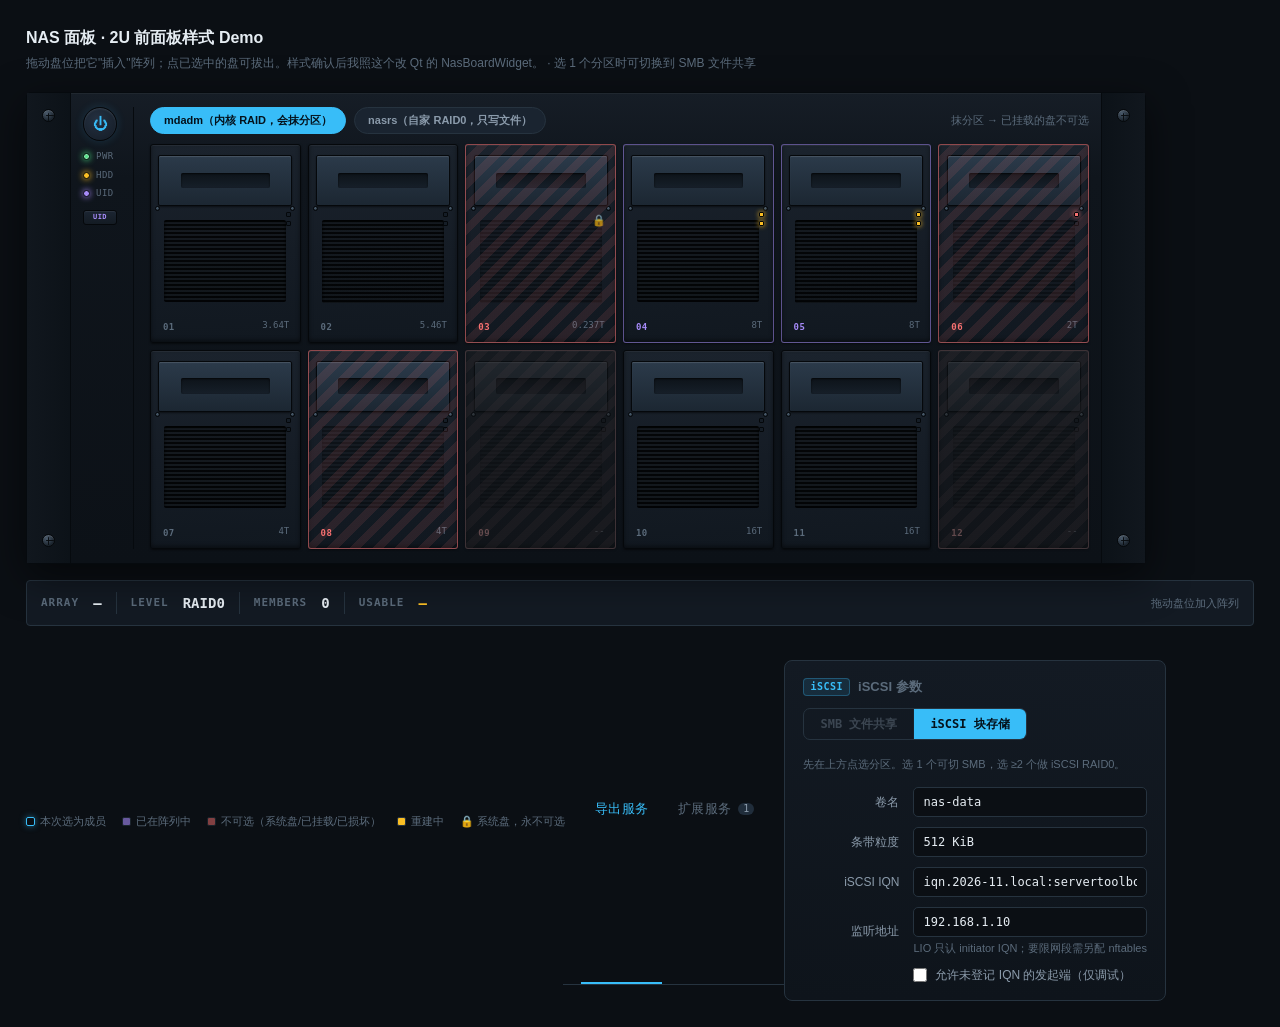
<file: doc/demos/32-nas-extensions.html>
<!DOCTYPE html>
<html lang="zh-CN">
<head>
<meta charset="utf-8">
<title>NAS 面板样式 Demo · 2U 前面板 + SMB/iSCSI 导出</title>
<style>
/* ══════════════════════════════════════════════════════════════
   2U 服务器前面板样式 Demo
   色值全部取自 theme.h，保证确认后能 1:1 迁到 Qt：
     bg #0b0f14  bgRaised #0e141b  surface #131a23  surface2 #1a2430
     surface3 #202d3b  border #26333f  borderHi #33475b
     text #e6edf3  dim #8b9bab  mute #5b6b7b
     accent #38bdf8  accent2 #a78bfa  ok #4ade80  warn #fbbf24  bad #f87171
     字体：正文 Noto Sans CJK SC；编号用 JetBrains Mono（机箱铭牌感）
   ══════════════════════════════════════════════════════════════ */
:root{
  --bg:#0b0f14; --bg-raised:#0e141b; --surface:#131a23; --surface2:#1a2430;
  --surface3:#202d3b; --border:#26333f; --border-hi:#33475b;
  --text:#e6edf3; --dim:#8b9bab; --mute:#5b6b7b;
  --accent:#38bdf8; --accent2:#a78bfa; --on-accent:#04121c;
  --ok:#4ade80; --warn:#fbbf24; --bad:#f87171; --info:#60a5fa;
  --mono:"JetBrains Mono","DejaVu Sans Mono",monospace;
}
*{box-sizing:border-box;margin:0;padding:0}
body{
  background:var(--bg); color:var(--text);
  font-family:"Noto Sans CJK SC","PingFang SC","Microsoft YaHei",sans-serif;
  font-size:13px; padding:26px; line-height:1.5;
}
h1{font-size:16px;font-weight:700;margin-bottom:4px}
.sub{color:var(--mute);font-size:12px;margin-bottom:20px}

/* ── 机箱：2U 机箱是宽扁的，比例约 3.2:1 ──
   真实前面板从上到下的层次：耳朵(挂耳) → 面板本体 → 耳朵上的螺丝 */
.chassis{
  position:relative; width:100%; max-width:1120px;
  background:linear-gradient(180deg,#161d26 0%,#0f151c 18%,#0c1117 100%);
  border:1px solid #060a0e; border-radius:5px;
  box-shadow:0 12px 40px rgba(0,0,0,.55),
             inset 0 1px 0 rgba(255,255,255,.045);
  padding:14px 56px;                 /* 左右留挂耳空间 */
}
/* 挂耳：机箱两端竖条，各带 2 颗螺丝（2U 是 4 颗固定螺丝） */
.ear{
  position:absolute; top:0; bottom:0; width:44px;
  background:linear-gradient(90deg,#11171e,#0c1218);
  border-right:1px solid #060a0e;
}
.ear.right{right:0;border-right:none;border-left:1px solid #060a0e;
           background:linear-gradient(270deg,#11171e,#0c1218)}
.ear.left{left:0}
.screw{
  position:absolute; left:50%; width:13px;height:13px;margin-left:-6.5px;
  border-radius:50%;
  background:radial-gradient(circle at 35% 30%,#4a5a6b,#1a232c 70%);
  border:1px solid #05080b;
  box-shadow:inset 0 1px 1px rgba(255,255,255,.18);
}
/* 十字槽 */
.screw::before,.screw::after{
  content:"";position:absolute;background:#0a0e12;border-radius:1px}
.screw::before{left:50%;top:2.5px;width:1.5px;height:8px;margin-left:-.75px}
.screw::after{top:50%;left:2.5px;height:1.5px;width:8px;margin-top:-.75px}
.screw.t1{top:16px} .screw.t2{bottom:16px}

/* ── 左侧控制区：真实 2U 在这里放电源键、指示 LED、VGA、UID 按钮 ── */
.ctrl{
  display:flex;flex-direction:column;gap:9px;
  padding-right:16px;margin-right:16px;
  border-right:1px solid #060a0e;
}
.pwr{
  width:34px;height:34px;border-radius:50%;
  background:radial-gradient(circle at 40% 35%,#243040,#141c26);
  border:1px solid #05080b;
  box-shadow:inset 0 1px 2px rgba(255,255,255,.12), 0 0 10px rgba(56,189,248,.16);
  display:grid;place-items:center;color:var(--accent);font-size:15px;
}
.leds{display:flex;flex-direction:column;gap:5px}
.led{display:flex;align-items:center;gap:6px;font-size:9px;color:var(--mute);
     font-family:var(--mono);letter-spacing:.5px}
.bulb{width:7px;height:7px;border-radius:50%;background:#1c2530;
      border:1px solid #05080b;flex:none}
.bulb.on{background:var(--ok);box-shadow:0 0 6px var(--ok),inset 0 0 2px #fff}
.bulb.act{background:var(--warn);box-shadow:0 0 6px var(--warn);animation:blink 1.1s steps(1) infinite}
.bulb.uid{background:var(--accent2);box-shadow:0 0 6px var(--accent2)}
@keyframes blink{50%{opacity:.25}}
/* UID 按钮：机架设备的"识别"按钮，亮起时前后板同步闪蓝 */
.uid-btn{
  width:34px;height:15px;border-radius:3px;
  background:linear-gradient(180deg,#1b2532,#141b23);
  border:1px solid #05080b;box-shadow:inset 0 1px 1px rgba(255,255,255,.07);
  position:relative;
}
.uid-btn::after{
  content:"UID";position:absolute;inset:0;display:grid;place-items:center;
  font:600 7px/1 var(--mono);color:var(--accent2);letter-spacing:.5px}

/* ── 盘位阵列：2U 常见 12×3.5"(2 行×6 列) 或 24×2.5"(2 行×12 列) ──
   这里演示 12 盘位。真盘位是**横长条**，不是方块。 */
.bays{flex:1;display:grid;grid-template-columns:repeat(6,1fr);
      grid-template-rows:repeat(2,1fr);gap:7px}

/* ── 单个硬盘托架（caddy）──
   真实 hot-swap 托架的元素：
     ① 扳手/释放把手（latch）—— 占托架左侧约 22%，可开合
     ② 把手转轴 —— 上下各一个圆点
     ③ 指纹/通风网孔 —— 中间区域
     ④ 两个 LED：上=活动(activity 黄闪) 下=状态(status 绿/橙)
     ⑤ 盘号标签
   这里用竖版托架（Dell R740xd / HPE DL380 那一类：把手在上，LED 在右上）*/
.bay{
  position:relative; aspect-ratio:1/1.32;
  background:linear-gradient(178deg,#1b232d 0%,#151c25 55%,#111820 100%);
  border:1px solid #05080b; border-radius:3px;
  box-shadow:inset 0 1px 0 rgba(255,255,255,.05),
             inset 0 -2px 4px rgba(0,0,0,.45),
             0 1px 2px rgba(0,0,0,.5);
  cursor:grab; transition:transform .14s,box-shadow .14s,border-color .14s;
  overflow:hidden;
}
.bay:hover{transform:translateY(-2px);border-color:var(--border-hi);
  box-shadow:inset 0 1px 0 rgba(255,255,255,.08),0 6px 16px rgba(0,0,0,.6)}
.bay:active{cursor:grabbing}

/* ① 释放把手：上窄下宽的斜边，金属感 */
.handle{
  position:absolute;left:5%;right:5%;top:5%;height:26%;
  background:linear-gradient(180deg,#2b3a4a,#1c2732);
  border:1px solid #05080b;border-radius:2px;
  box-shadow:inset 0 1px 1px rgba(255,255,255,.14),0 1px 2px rgba(0,0,0,.5);
}
/* 把手上的握持凹槽 */
.handle::before{
  content:"";position:absolute;left:16%;right:16%;top:34%;height:32%;
  background:linear-gradient(180deg,#0d1319,#161f29);
  border-radius:2px;box-shadow:inset 0 1px 2px rgba(0,0,0,.7);
}
/* ② 转轴：把手两端的小圆 */
.pivot{position:absolute;width:5px;height:5px;border-radius:50%;
  background:radial-gradient(circle at 35% 30%,#566a7c,#161f28);
  border:1px solid #05080b;top:31%}
.pivot.l{left:3%} .pivot.r{right:3%}

/* ③ 通风网孔：三排长条，用 repeating-linear-gradient 表现冲孔网 */
.vent{
  position:absolute;left:9%;right:9%;top:38%;height:42%;border-radius:2px;
  background:
    repeating-linear-gradient(180deg,
      rgba(0,0,0,.72) 0 2px, rgba(255,255,255,.028) 2px 4px),
    linear-gradient(180deg,#0e141a,#0b1016);
  box-shadow:inset 0 1px 3px rgba(0,0,0,.85);
}

/* ④ LED 组：真实托架是上下两个小灯，藏在塑料导光柱里 */
.led-col{position:absolute;right:6%;top:34%;display:flex;
         flex-direction:column;gap:4px;align-items:center}
.drv-led{width:5px;height:5px;border-radius:1px;background:#151d26;
         border:1px solid #04070a}
.drv-led.act.on{background:var(--warn);box-shadow:0 0 5px var(--warn);
                animation:blink .5s steps(1) infinite}
.drv-led.st.on{background:var(--ok);box-shadow:0 0 5px var(--ok)}
.drv-led.st.fault{background:var(--bad);box-shadow:0 0 5px var(--bad)}
.drv-led.st.rebuild{background:var(--warn);box-shadow:0 0 5px var(--warn);
                    animation:blink .8s ease-in-out infinite}

/* ⑤ 盘号 */
.slot{
  position:absolute;left:8%;bottom:5%;font:700 9px/1 var(--mono);
  color:var(--mute);letter-spacing:.5px;
}

/* 容量小字 */
.cap{position:absolute;right:7%;bottom:6%;font:9px/1 var(--mono);color:var(--mute)}

/* ── 状态语义（这是重点：面板要一眼看出盘在干什么）── */
/* 空闲：整体压暗，不发光 */
.bay.empty{opacity:.5;filter:saturate(.4)}
/* 已选为阵列成员：主色描边 + 外发光 */
.bay.member{border-color:var(--accent);
  box-shadow:0 0 0 1px rgba(56,189,248,.45),0 0 14px rgba(56,189,248,.3),
             inset 0 1px 0 rgba(255,255,255,.08)}
.bay.member .slot{color:var(--accent)}
/* 条带序号：成员盘的**右上角**标 RAID 条带顺序，这是 RAID0 最需要的信息 */
.stripe{
  position:absolute;right:6%;top:34%;
  min-width:15px;height:15px;padding:0 3px;border-radius:3px;
  background:var(--accent);color:var(--on-accent);
  font:700 9px/15px var(--mono);text-align:center;
  box-shadow:0 0 8px rgba(56,189,248,.5);
}
/* 故障/不可选：红色斜线带 + 红 LED */
.bay.blocked{border-color:rgba(248,113,113,.55)}
.bay.blocked .vent{opacity:.45}
.bay.blocked .slot{color:var(--bad)}
.bay.blocked::after{
  content:"";position:absolute;inset:0;pointer-events:none;
  background:repeating-linear-gradient(135deg,
    transparent 0 8px,rgba(248,113,113,.11) 8px 16px);
}
/* 系统盘：锁标志，永远不可选 */
.lock{position:absolute;right:6%;top:34%;font-size:11px;opacity:.75}
/* 被阵列占用（已写入配置，非本次选择）：紫 */
.bay.inUse{border-color:rgba(167,139,250,.5)}
.bay.inUse .slot{color:var(--accent2)}

/* ── 右侧：阵列状态条（相当于阵列卡的位置）── */
.rail{
  display:flex;align-items:center;gap:14px;margin-top:16px;
  padding:11px 14px;background:var(--surface);
  border:1px solid var(--border);border-radius:4px;
}
.rail .lbl{font:700 11px/1 var(--mono);letter-spacing:1px;color:var(--mute)}
.rail .val{font:600 14px/1 var(--mono);color:var(--text)}
.rail .val.good{color:var(--ok)} .rail .val.warn{color:var(--warn)}
.rail .sep{width:1px;height:22px;background:var(--border)}
.rail .hint{margin-left:auto;color:var(--mute);font-size:11px}

.eng{
  background:var(--surface2); color:var(--dim); cursor:pointer;
  border:1px solid var(--border); border-radius:999px;
  padding:5px 13px; font-size:11px; font-weight:600;
  font-family:"Noto Sans CJK SC","PingFang SC",sans-serif;
}
.eng:hover{color:var(--text);border-color:var(--border-hi);background:var(--surface3)}
.eng.on{background:var(--accent);color:var(--on-accent);border-color:var(--accent)}
/* 底部图例 */
.legend{display:flex;gap:16px;flex-wrap:wrap;margin-top:16px;
        font-size:11px;color:var(--mute)}
.legend span{display:flex;align-items:center;gap:5px}
.sw{width:9px;height:9px;border-radius:2px;border:1px solid var(--border)}

/* ── 导出参数区 ─────────────────────────────────────────────
   选 1 个分区时出现「导出方式」切换：SMB（文件共享）/ iSCSI（块）。
   ≥2 个分区只能 iSCSI RAID，此时只显示 iSCSI 参数。 */
.params{
  max-width:1120px; margin-top:18px;
  background:linear-gradient(180deg,var(--surface),var(--bg-raised));
  border:1px solid var(--border); border-radius:8px; padding:16px 18px;
}
.params h3{font-size:13px;font-weight:700;margin-bottom:12px;
  display:flex;align-items:center;gap:8px}
.params h3 .tag{font:600 10px/1 var(--mono);letter-spacing:.5px;
  color:var(--accent);background:rgba(56,189,248,.12);
  border:1px solid rgba(56,189,248,.3);padding:3px 6px;border-radius:4px}

/* 导出方式切换（仅单分区出现） */
.modeswitch{display:flex;gap:0;margin-bottom:16px;border:1px solid var(--border);
  border-radius:7px;overflow:hidden;width:fit-content}
.modeswitch button{background:transparent;border:none;color:var(--dim);
  font:600 12px/1 var(--mono);padding:9px 16px;cursor:pointer;
  border-right:1px solid var(--border);transition:.15s}
.modeswitch button:last-child{border-right:none}
.modeswitch button.on{background:var(--accent);color:var(--on-accent)}
.modeswitch button:disabled{opacity:.35;cursor:not-allowed}

/* 表单 */
.form{display:grid;grid-template-columns:96px 1fr;gap:10px 14px;align-items:center;max-width:640px}
.form label{color:var(--dim);font-size:12px;text-align:right}
.form .fld{display:flex;flex-direction:column;gap:4px}
.form input[type=text],.form select{
  background:var(--bg);border:1px solid var(--border);border-radius:5px;
  color:var(--text);font-family:var(--mono);font-size:12px;padding:7px 9px;outline:none}
.form input[type=text]:focus,.form select:focus{border-color:var(--accent)}
.form .note{color:var(--mute);font-size:11px;line-height:1.4}
.form .check{display:flex;align-items:center;gap:8px;color:var(--dim);font-size:12px}
.form input[type=checkbox]{accent-color:var(--accent);width:14px;height:14px}

/* 危险提示：guest 可写 / 系统路径 */
.danger{border:1px solid var(--bad);background:rgba(248,113,113,.08);
  border-radius:6px;padding:10px 12px;color:#fecaca;font-size:12px;line-height:1.5;
  max-width:640px;margin-top:10px;display:none}
.danger.show{display:block}
.danger b{color:var(--bad)}

.hide{display:none !important}

/* ── 导出参数包一层标签页 ───────────────────────────── */
.exTabs {
  display: flex; gap: 2px; margin: -6px -18px 16px;
  padding: 0 18px; border-bottom: 1px solid var(--border);
}
.exTab {
  appearance: none; background: none; border: none;
  border-bottom: 2px solid transparent;
  padding: 9px 14px 8px; cursor: pointer;
  font: 500 12.5px/1 var(--mono); letter-spacing: .02em;
  color: var(--mute); display: flex; align-items: center; gap: 7px;
}
.exTab:hover { color: var(--dim); }
.exTab.on { color: var(--accent); border-bottom-color: var(--accent); }
.exTab .cnt {
  font-size: 10px; padding: 1px 5px; border-radius: 8px;
  background: var(--surface3); color: var(--dim);
}
.exTab.on .cnt { background: rgba(56,189,248,.16); color: var(--accent); }
.exPanel { display: none; }
.exPanel.on { display: block; }

/* ── 扩展服务卡片 ───────────────────────────────────── */
.extList { display: flex; flex-direction: column; gap: 10px; }
.extCard {
  display: grid; grid-template-columns: 34px 1fr auto; gap: 13px;
  align-items: start; padding: 13px 14px;
  background: var(--surface); border: 1px solid var(--border);
  border-radius: 8px;
}
.extCard.ready { border-color: rgba(74,222,128,.3); }
.extCard.locked { opacity: .72; }
.extIcon {
  width: 34px; height: 34px; border-radius: 7px;
  display: grid; place-items: center;
  background: var(--surface2); border: 1px solid var(--border);
  font-size: 15px;
}
.extName { font: 600 13px/1.3 var(--mono); color: var(--text); }
.extDesc { font: 400 11.5px/1.55 var(--mono); color: var(--dim); margin-top: 4px; }
.extMeta { font: 400 10.5px/1.5 var(--mono); color: var(--mute); margin-top: 6px; }
.extState { text-align: right; }
.pill {
  display: inline-block; font: 500 10px/1 var(--mono);
  padding: 4px 8px; border-radius: 4px; letter-spacing: .04em;
}
.pill.run { background: rgba(74,222,128,.14); color: var(--ok); }
.pill.gap { background: rgba(251,191,36,.14); color: var(--warn); }
.pill.off { background: var(--surface3); color: var(--mute); }
.pill.bad { background: rgba(248,113,113,.14); color: var(--bad); }

/* 依赖检查：缺什么一目了然，不假装能跑 */
.deps { margin-top: 10px; display: flex; flex-wrap: wrap; gap: 6px; }
.dep {
  font: 400 10.5px/1 var(--mono); padding: 4px 7px; border-radius: 4px;
  background: var(--surface2); border: 1px solid var(--border); color: var(--mute);
}
.dep.has { border-color: rgba(74,222,128,.35); color: var(--ok); }
.dep.miss { border-color: rgba(248,113,113,.35); color: var(--bad); }
.cmd {
  display: block; margin-top: 8px; padding: 7px 9px;
  background: #0a0e13; border: 1px solid var(--border); border-radius: 5px;
  font: 400 10.5px/1.5 var(--mono); color: var(--dim);
  white-space: pre-wrap; word-break: break-all;
}
.cmd b { color: var(--accent); font-weight: 500; }

/* 索引结果表 */
.idx { margin-top: 12px; border: 1px solid var(--border); border-radius: 6px; overflow: hidden; }
.idx table { width: 100%; border-collapse: collapse; }
.idx th {
  text-align: left; padding: 7px 10px; background: var(--surface2);
  font: 500 10px/1 var(--mono); color: var(--mute);
  letter-spacing: .06em; border-bottom: 1px solid var(--border);
}
.idx td {
  padding: 8px 10px; font: 400 11px/1.45 var(--mono);
  border-bottom: 1px solid var(--border); color: var(--text); vertical-align: top;
}
.idx tr:last-child td { border-bottom: none; }
.idx td.dim { color: var(--dim); }
.idx td.mut { color: var(--mute); }
.unverified {
  margin-top: 9px; padding: 8px 10px; border-radius: 5px;
  background: rgba(167,139,250,.08); border: 1px solid rgba(167,139,250,.28);
  font: 400 10.5px/1.6 var(--mono); color: var(--accent2);
}

</style>
</head>
<body>

<h1>NAS 面板 · 2U 前面板样式 Demo</h1>
<div class="sub">
  拖动盘位把它"插入"阵列；点已选中的盘可拔出。样式确认后我照这个改 Qt 的 NasBoardWidget。
  · 选 1 个分区时可切换到 SMB 文件共享</div>

<div class="chassis">
  <div class="ear left"><div class="screw t1"></div><div class="screw t2"></div></div>
  <div class="ear right"><div class="screw t1"></div><div class="screw t2"></div></div>

  <div style="display:flex;align-items:stretch">
    <div class="ctrl">
      <div class="pwr">⏻</div>
      <div class="leds">
        <div class="led"><i class="bulb on"></i>PWR</div>
        <div class="led"><i class="bulb act"></i>HDD</div>
        <div class="led"><i class="bulb uid"></i>UID</div>
      </div>
      <div class="uid-btn"></div>
    </div>

    <div style="flex:1;display:flex;flex-direction:column;gap:10px">
      <div style="display:flex;gap:8px;align-items:center">
        <button class="eng" id="engMdadm">mdadm（内核 RAID，会抹分区）</button>
        <button class="eng" id="engNasrs">nasrs（自家 RAID0，只写文件）</button>
        <span style="color:var(--mute);font-size:11px;margin-left:auto" id="engNote"></span>
      </div>
      <div class="bays" id="bays"></div>
    </div>
  </div>
</div>

<div class="rail">
  <div class="lbl">ARRAY</div><div class="val" id="aName">—</div>
  <div class="sep"></div>
  <div class="lbl">LEVEL</div><div class="val">RAID0</div>
  <div class="sep"></div>
  <div class="lbl">MEMBERS</div><div class="val" id="aCnt">0</div>
  <div class="sep"></div>
  <div class="lbl">USABLE</div><div class="val warn" id="aCap">—</div>
  <div class="hint" id="hint">拖动盘位加入阵列</div>
</div>

<div class="legend">
  <span><i class="sw" style="border-color:var(--accent);box-shadow:0 0 6px rgba(56,189,248,.5)"></i>本次选为成员</span>
  <span><i class="sw" style="background:var(--accent2);opacity:.6"></i>已在阵列中</span>
  <span><i class="sw" style="background:var(--bad);opacity:.5"></i>不可选（系统盘/已挂载/已损坏）</span>
  <span><i class="sw" style="background:var(--warn)"></i>重建中</span>
  <span>🔒 系统盘，永不可选</span>

<div class="exTabs" id="exTabs">
  <button class="exTab on" data-tab="svc">导出服务</button>
  <button class="exTab" data-tab="ext">扩展服务 <span class="cnt" id="extCnt">1</span></button>
</div>
<div class="params" id="params">
  <div class="exPanel on" id="panelSvc">
  <h3><span class="tag" id="pTag">SMB</span><span id="pTitle">文件共享参数</span></h3>

  <!-- 导出方式切换：仅当恰好选了 1 个分区时可用 -->
  <div class="modeswitch" id="modeSwitch">
    <button id="mSmb">SMB 文件共享</button>
    <button id="mIscsi">iSCSI 块存储</button>
  </div>
  <div class="note" id="modeNote" style="color:var(--mute);font-size:11px;margin-bottom:14px"></div>

  <!-- SMB 参数 -->
  <div class="form" id="smbForm">
    <label>共享名</label>
    <div class="fld"><input type="text" id="smbName" value="nas-share"></div>

    <label>共享路径</label>
    <div class="fld"><input type="text" id="smbPath" value="/mnt/d"></div>

    <label>访问方式</label>
    <div class="fld">
      <select id="smbAuth">
        <option value="pwd">需账号密码（推荐）</option>
        <option value="ro">匿名只读</option>
        <option value="rw">匿名可写（危险）</option>
      </select>
    </div>

    <label>映射用户</label>
    <div class="fld">
      <input type="text" id="smbUser" value="cody">
      <div class="note">Samba 以此 Linux 用户的权限读写文件；需先 smbpasswd -a 设过 Samba 密码</div>
    </div>

    <label>可写</label>
    <div class="fld"><div class="check"><input type="checkbox" id="smbWrite" checked> 允许写入（只读共享请取消）</div></div>
  </div>

  <!-- iSCSI 参数 -->
  <div class="form hide" id="iscsiForm">
    <label>卷名</label>
    <div class="fld"><input type="text" id="iqName" value="nas-data"></div>
    <label>条带粒度</label>
    <div class="fld"><input type="text" id="iqChunk" value="512 KiB"></div>
    <label>iSCSI IQN</label>
    <div class="fld"><input type="text" id="iqIqn" value="iqn.2026-11.local:servertoolbox-01"></div>
    <label>监听地址</label>
    <div class="fld">
      <input type="text" id="iqPortal" value="192.168.1.10" placeholder="本机内网地址">
      <div class="note">LIO 只认 initiator IQN；要限网段需另配 nftables</div>
    </div>
    <label></label>
    <div class="fld"><div class="check"><input type="checkbox" id="iqAnon"> 允许未登记 IQN 的发起端（仅调试）</div></div>
  </div>

  <!-- 危险提示：guest 可写 / 命中系统路径 -->
  <div class="danger" id="smbDanger"></div>
  </div>

  <!-- ══════════ 扩展服务 ══════════ -->
  <div class="exPanel" id="panelExt">
    <div class="note" style="color:var(--mute);font-size:11px;margin-bottom:12px">
      扩展服务是可选的独立能力，关掉不影响导出。每台服务都先做依赖检查：
      <b style="color:var(--dim)">缺的东西会直接说缺，不显示假的运行状态。</b>
    </div>
    <div class="extList">

      <div class="extCard locked" id="cardTv">
        <div class="extIcon">📺</div>
        <div>
          <div class="extName">电视墙</div>
          <div class="extDesc">
            扫描挂载分区里的影视文件，建立<b style="color:var(--dim)">只读</b>索引：
            按文件名猜标题/年份/季集，读取已有 <code>nfo</code> 里的真实元数据。
            不重命名、不删除、不移动任何媒体文件。
          </div>
          <div class="extMeta">
            扫描根：<span id="tvRoot">（跟随上方所选分区）</span>
            &nbsp;·&nbsp; 已索引 <span id="tvCount">0</span> 项
          </div>
          <div class="deps" id="tvDeps"></div>
          <div class="idx" id="tvIdx" style="display:none">
            <table>
              <thead><tr>
                <th style="width:30%">标题 / 年份</th>
                <th style="width:20%">季集</th>
                <th style="width:16%">元数据来源</th>
                <th>文件名</th>
              </tr></thead>
              <tbody id="tvBody"></tbody>
            </table>
          </div>
          <div class="unverified" id="tvNote"></div>
        </div>
        <div class="extState">
          <span class="pill off" id="tvPill">未索引</span>
          <div style="margin-top:9px; display:flex; flex-direction:column; gap:6px">
            <button class="btn" id="tvScan" style="font-size:11px;padding:6px 11px">扫描此分区</button>
            <button class="btn" id="tvExport" disabled style="font-size:11px;padding:6px 11px">导出 SMB 供电视读取</button>
          </div>
        </div>
      </div>

      <div class="extCard locked">
        <div class="extIcon">🎞</div>
        <div>
          <div class="extName">接外部媒体服务（Jellyfin / Emby）</div>
          <div class="extDesc">
            本工具<b style="color:var(--bad)">不实现</b> Jellyfin 的 REST API —— 那套协议是
            Jellyfin 自己实现的东西，自研等于重写一个媒体服务器。
            这里只负责把索引结果与 SMB 共享准备好，交给真正的媒体服务。
          </div>
          <div class="deps" id="jfDeps"></div>
          <code class="cmd" id="jfCmd"></code>
        </div>
        <div class="extState">
          <span class="pill bad">未安装</span>
        </div>
      </div>

    </div>
  </div>
</div>

</div>

<script>
// 模拟本机真实设备（对应 lsblk 的 sda/sdb/nvme0n1）
const DISKS = [
  {n:0, name:"sda1",  size:3.64, st:"free"},
  {n:1, name:"sdb1",  size:5.46, st:"free"},
  {n:2, name:"nvme0n1p2", size:0.237, st:"sys",  reason:"系统盘"},
  {n:3, name:"sdc1",  size:8.0,  st:"inUse", array:"nas-data"},
  {n:4, name:"sdd1",  size:8.0,  st:"inUse", array:"nas-data"},
  {n:5, name:"sde1",  size:2.0,  st:"fault", reason:"SMART 告警"},
  {n:6, name:"sdf1",  size:4.0,  st:"free"},
  {n:7, name:"sdg1",  size:4.0,  st:"mounted", reason:"已挂载 /mnt/x"},
  {n:8, name:"sr0",   size:0,    st:"empty"},
  {n:9, name:"sdh1",  size:16.0, st:"free"},
  {n:10,name:"sdi1",  size:16.0, st:"free"},
  {n:11,name:"md0",   size:0,    st:"empty"},
];
let engine = "mdadm";
let picked = [];

const box = document.getElementById("bays");
DISKS.forEach(d=>{
  const el = document.createElement("div");
  el.className = "bay";
  // 可用性取决于当前引擎，与 Qt 的 judge() 同一套规则：
  //   mdadm 会抹分区 → 已挂载不可选
  //   nasrs 往已有文件系统写文件 → 已挂载反而是前提
  const isBlocked = () => {
    if (d.st==="sys" || d.st==="fault" || d.st==="empty") return true;
    if (d.st==="mounted") return engine === "mdadm";
    return false;
  };
  if (d.st==="empty")  el.classList.add("empty");
  if (d.st==="inUse")  el.classList.add("inUse");
  // inUse 是"已被别的阵列占用"，不是故障 → 用紫色，不叠红斜纹
  if (isBlocked() && d.st!=="inUse") el.classList.add("blocked");

  let topRight = "";
  if (d.st==="sys")     topRight = '<div class="lock">🔒</div>';
  else if (d.st==="fault")   topRight = '<div class="led-col"><i class="drv-led st fault on"></i><i class="drv-led"></i></div>';
  else if (d.st==="inUse")   topRight = '<div class="led-col"><i class="drv-led st on rebuild"></i><i class="drv-led act on"></i></div>';
  else if (d.st==="free")    topRight = '<div class="led-col"><i class="drv-led st"></i><i class="drv-led act"></i></div>';
  else                       topRight = '<div class="led-col"><i class="drv-led"></i><i class="drv-led"></i></div>';

  el.innerHTML = `
    <div class="handle"></div>
    <div class="pivot l"></div><div class="pivot r"></div>
    <div class="vent"></div>
    ${topRight}
    <div class="slot">${String(d.n+1).padStart(2,"0")}</div>
    <div class="cap">${d.size? d.size+"T" : "--"}</div>`;
  el.title = d.name + (d.reason ? "\n" + d.reason : "");
  el.dataset.n = d.n;

  el.addEventListener("click", ()=>{
    if (isBlocked()){
      show("hint", "盘 " + (d.n+1) + " 不可用：" + (d.reason||"空位"), true); return;
    }
    const i = picked.indexOf(d.n);
    if (i >= 0) picked.splice(i,1);
    else if (picked.length < 8) picked.push(d.n);
    else { show("hint","RAID0 最多 8 个成员", true); return; }
    render();
  });
  box.appendChild(el);
});

function fmt(t){ return t >= 1 ? t.toFixed(2)+" TiB" : (t*1024).toFixed(0)+" GiB"; }
function show(id,t,bad){
  const e = document.getElementById(id);
  e.textContent = t;
  e.style.color = bad ? "var(--bad)" : "";
}

function render(){
  document.querySelectorAll(".bay").forEach(el=>{
    const n = +el.dataset.n;
    const d = DISKS[n];
    el.querySelectorAll(".stripe").forEach(x=>x.remove());
    // 引擎切换后可用性会变，重画斜纹
    const bad = (d.st==="sys"||d.st==="fault"||d.st==="empty")
             || (d.st==="mounted" && engine==="mdadm");
    el.classList.toggle("blocked", bad && d.st!=="inUse");
    const idx = picked.indexOf(n);
    if (idx < 0){ el.classList.remove("member"); return; }
    el.classList.add("member");
    // 条带序号画在盘上：RAID0 写的时候是 0,1,2,3… 轮流下发，
    // 顺序直接决定数据落在哪个盘，所以必须可见
    const s = document.createElement("div");
    s.className = "stripe"; s.textContent = idx;
    el.appendChild(s);
  });
  document.getElementById("aCnt").textContent = picked.length;
  const nm = document.getElementById("aName");
  const cap = document.getElementById("aCap");
  if (!picked.length){ nm.textContent="—"; cap.textContent="—"; syncParams(); return; }
  nm.textContent = "nas-data";
  if (picked.length === 1){
    cap.textContent = fmt(DISKS[picked[0]].size);
    cap.className = "val warn";
    show("hint","单盘不算 RAID，等同直连", true); syncParams(); return;
  }
  // RAID0 可用 = 最小成员 × 成员数（不是求和！）
  const sizes = picked.map(i=>DISKS[i].size);
  const min = Math.min(...sizes);
  const usable = min*picked.length, waste = sizes.reduce((a,b)=>a+b,0)-usable;
  cap.textContent = fmt(usable);
  cap.className = "val " + (waste > 0.01 ? "warn" : "good");
  show("hint", waste > 0.01
    ? "按最小的 "+fmt(min)+" 计，多出的 "+fmt(waste)+" 用不上"
    : picked.length+" 路条带，容量等长无浪费");
  syncParams();
  lastPicked = picked.length;   // 记录本帧成员数，供下帧判断是否刚从多盘掉到 1
}
function setEngine(e){
  engine = e;
  document.getElementById("engMdadm").classList.toggle("on", e==="mdadm");
  document.getElementById("engNasrs").classList.toggle("on", e==="nasrs");
  document.getElementById("engNote").textContent = e==="mdadm"
    ? "抹分区 → 已挂载的盘不可选" : "写文件 → 已挂载的盘才可用";
  // 换引擎后原选中盘可能变不可用，必须清掉，否则会生成非法方案
  picked = picked.filter(i => {
    const s = DISKS[i].st;
    return !(s==="sys"||s==="fault"||s==="empty"||(s==="mounted"&&e==="mdadm"));
  });
  render();
}

// ── 导出方式：单分区可切 SMB / iSCSI，≥2 个只能 iSCSI ──────────
let exportMode = "iscsi";

// 上一帧的成员数。只有 [刚从 >1 掉到 1] 这一跳变才自动切 SMB；
// 不能写成 [只要等于 1 就切]，否则改引擎下拉框（成员数不变）也会
// 把用户显式选的 iSCSI 强翻成 SMB，等于和用户抢方向盘。
let lastPicked = 0;   // 默认 iSCSI（与现网行为一致）

// 这些挂载点视为"系统/敏感路径"，共享要红字强确认。
// 与 nasmodel::isRiskySharePath 同一套口径。
const SYS_MOUNTS = ["/", "/boot", "/home", "/boot/efi"];
function isRiskyPath(p){
  p = (p||"").trim();
  if(!p) return true;
  if(p === "/") return true;
  for(const m of SYS_MOUNTS){
    if(m === "/") continue;              // 根单独判，否则 startsWith('/') 命中一切
    if(p === m) return true;
    if(p.startsWith(m + "/")) return true;
    if(m.startsWith(p + "/")) return true;
  }
  return false;
}

function syncParams(){
  const n = picked.length;
  const sw = document.getElementById("modeSwitch");
  // 只有恰好 1 个分区才允许 SMB
  if(n === 1){
    sw.classList.remove("hide");
    document.getElementById("mSmb").disabled = false;
    // 刚从多盘减到单盘 -> 主动切 SMB。触发条件用 lastPicked>1，
    // 不是 [当前==1 就切]：这样切引擎下拉（成员数不变）不会误触发。
    if(exportMode !== "smb" && lastPicked > 1)
      show("hint", "只剩 1 个分区，已切到 SMB 文件共享（可手动切回 iSCSI）");
    setMode(exportMode === "smb" || lastPicked > 1 ? "smb" : "iscsi");
    document.getElementById("modeNote").textContent =
      "选中的是单个分区：可走 SMB（文件级，最常用）或 iSCSI（块级）。";
  } else {
    // 0 个 或 ≥2 个：只能 iSCSI，SMB 按钮禁用并说明原因
    if(n === 0) document.getElementById("modeNote").textContent =
      "先在上方点选分区。选 1 个可切 SMB，选 ≥2 个做 iSCSI RAID0。";
    else document.getElementById("modeNote").textContent =
      "已选 "+n+" 个分区：多盘只能做 iSCSI RAID（SMB 不跨盘条带）。";
    document.getElementById("mSmb").disabled = true;
    setMode("iscsi");
  }
}

function setMode(m){
  exportMode = m;
  document.getElementById("mSmb").classList.toggle("on", m==="smb");
  document.getElementById("mIscsi").classList.toggle("on", m==="iscsi");
  document.getElementById("smbForm").classList.toggle("hide", m!=="smb");
  document.getElementById("iscsiForm").classList.toggle("hide", m!=="iscsi");
  document.getElementById("pTag").textContent = m==="smb" ? "SMB" : "iSCSI";
  document.getElementById("pTitle").textContent = m==="smb" ? "文件共享参数" : "iSCSI 参数";
  // SMB 段名沿用卷名，保持两处一致
  if(m==="smb"){
    const sel = DISKS[picked[0]];
    if(sel){
      document.getElementById("smbPath").value = "/mnt/" + sel.name.replace(/[^a-z0-9]/gi,"").slice(-1);
    }
  }
  refreshDanger();
}

// 危险提示：guest 可写、或路径命中系统挂载 → 红字
function refreshDanger(){
  const box = document.getElementById("smbDanger");
  if(exportMode !== "smb"){ box.classList.remove("show"); return; }
  const auth = document.getElementById("smbAuth").value;
  const path = document.getElementById("smbPath").value;
  const rw = document.getElementById("smbWrite").checked;
  const msgs = [];
  if(auth === "rw") msgs.push("<b>匿名可写</b>：局域网内任何设备无需密码即可写入/删除这里的文件。");
  if(auth === "ro") msgs.push("匿名只读：局域网内任何设备都能浏览并下载，无需密码。");
  if(auth === "pwd" && rw) msgs.push("可写共享：拿到账号密码的设备能写入。请确认映射用户 <b>"+document.getElementById("smbUser").value+"</b> 确实是你要授权的人。");
  if(isRiskyPath(path)) msgs.push("路径 <b>"+(path||"(空)")+"</b> 命中系统/家目录挂载点，会暴露不该暴露的内容。");
  if(msgs.length){ box.innerHTML = "⚠ " + msgs.join("<br>⚠ "); box.classList.add("show"); }
  else box.classList.remove("show");
}

document.getElementById("mSmb").onclick = (e)=>{ if(!e.currentTarget.disabled) setMode("smb"); };
document.getElementById("mIscsi").onclick = ()=> setMode("iscsi");
["smbAuth","smbPath","smbWrite","smbUser"].forEach(id=>
  document.getElementById(id).addEventListener("input", refreshDanger));

document.getElementById("engMdadm").onclick = ()=>setEngine("mdadm");
document.getElementById("engNasrs").onclick = ()=>setEngine("nasrs");
setEngine("mdadm");

// ── 扩展服务：电视墙 ───────────────────────────────────────
// 与 C++ 侧 Nas::guessFromFileName / Nas::parseNfo 同一套规则。
// 这里是 JS 演示版；真实实现在 nasmodel.cpp（界面探针已移除，判据以代码为准）。

// 依赖检查照搬本机实测结果：没装就是没装，不猜。
const TV_DEPS = [
  { name: 'ffmpeg',     has: false, why: '缩略图/时长' },
  { name: 'ffprobe',    has: false, why: '容器与流信息' },
  { name: 'TMDB 可达',  has: false, why: '在线刮削（实测不可达）' },
  { name: 'omdb API key', has: false, why: '实测返回 No API key provided' },
];
const JF_DEPS = [
  { name: 'jellyfin', has: false, why: '媒体服务器本体' },
  { name: 'docker',   has: false, why: '备选部署方式' },
];

function renderDeps(el, deps) {
  var html = '';
  for (var i = 0; i < deps.length; i++) {
    var d = deps[i];
    html += '<span class="dep ' + (d.has ? 'has' : 'miss') + '">' +
            (d.has ? '✓ ' : '✗ ') + d.name + ' · ' + d.why + '</span>';
  }
  el.innerHTML = html;
}
// 文件名 → 标题/年份/季集。与 C++ 侧同规则：
// 年份取最后一个独立四位数（'Blade.Runner.2049.2017' 的年份是 2017）。
function guessName(file) {
  let base = file.replace(/^.*\//, '').replace(/\.[^.]+$/, '');
  let year = 0;
  const ys = [...base.matchAll(/(?<![0-9])(19[0-9]{2}|20[0-9]{2})(?![0-9])/g)];
  if (ys.length) year = parseInt(ys[ys.length - 1][1], 10);   // 最后一个
  let season = 0, episode = 0;
  const se = base.match(/[Ss](\d{1,2})[\s._-]*[Ee](\d{1,3})/);
  if (se) { season = +se[1]; episode = +se[2]; }
  else {
    const x = base.match(/(?<![0-9])(\d{1,2})[xX](\d{1,3})(?![0-9])/);
    if (x) { season = +x[1]; episode = +x[2]; }
  }
  let cut = base.length;
  if (se) cut = Math.min(cut, se.index);
  if (ys.length) cut = Math.min(cut, ys[ys.length - 1].index);
  let title = base.slice(0, cut).replace(/[._]+/g, ' ').replace(/[\s\-\(\[]+$/, '').trim();
  return { title, year, season, episode };
}

// nfo 解析：有 title 才算成功。只有 id 没标题的 nfo 必须算失败，
// 否则界面会出现一张空白卡片假装'已刮削'。
function parseNfo(xml) {
  if (!xml || xml.indexOf('<') < 0) return { ok: false };
  const tag = (t) => {
    const a = xml.indexOf('<' + t + '>');
    if (a < 0) return '';
    const b = xml.indexOf('</' + t + '>', a);
    if (b < 0) return '';
    return xml.slice(a + t.length + 2, b).trim();
  };
  const title = tag('title');
  return {
    ok: title.length > 0, title,
    year: (parseInt(tag('premiered'), 10) || parseInt(tag('year'), 10) || 0),
    season: parseInt(tag('season'), 10) || 0,
    episode: parseInt(tag('episode'), 10) || 0,
  };
}

// 演示数据：真实扫描在 C++ 侧；这里给一份能体现三种状态的样本。
// 「已索引但元数据未知」是刻意保留的，不是遗漏。
const TV_SAMPLES = [
  { file: '/mnt/d/Video/The.Expanse.S03E05.1080p.WEB.h264.mkv', size: '2.1 GB', nfo: null },
  { file: '/mnt/d/Video/Blade.Runner.2049.2017.2160p.HDR.x265.mkv', size: '68 GB', nfo: null },
  { file: '/mnt/d/Video/Big.Buck.Bunny.2008.mkv', size: '270 MB',
    nfo: '<movie><title>Big Buck Bunny</title><premiered>2008-05-13</premiered></movie>' },
  // 这一条没有季集标记：必须显示「未知」，不能编一个 S01E01
  { file: '/mnt/d/Video/IMG_20240115_112233.mp4', size: '88 MB', nfo: null },
  // 源码文件：.ts 歧义的活样本，扫描后不该出现
  { file: '/mnt/d/Strata/apps/host/vite.config.ts', size: '3 KB', ts: true },
];

function runTvScan() {
  var rows = [];
  for (var i = 0; i < TV_SAMPLES.length; i++) {
    var s = TV_SAMPLES[i];
    // .ts 歧义：小文件判为源码，跳过。这是本机实测踩过的坑
    //（vite.config.ts 曾被当成视频列进候选）。
    if (s.ts) continue;
    var g = guessName(s.file);
    var n = s.nfo ? parseNfo(s.nfo) : { ok: false };
    var use = n.ok ? n : g;
    var title = n.ok ? n.title : (g.title || '（无法从文件名判断）');
    var year = (n.ok && n.year) ? n.year : g.year;
    var se = '—';
    if (use.season || use.episode)
      se = 'S' + String(use.season).padStart(2, '0') + 'E' + String(use.episode).padStart(2, '0');
    // 元数据来源必须如实标：把「文件名推断」包装成「已刮削」是骗人
    var src = n.ok ? '本地 nfo' : (g.title ? '文件名推断' : '未识别');
    var cls = n.ok ? 'dim' : 'mut';
    rows.push('<tr><td>' + title +
      (year ? ' <span class="mut">(' + year + ')</span>' : '') + '</td>' +
      '<td class="' + (se === '—' ? 'mut' : 'dim') + '">' + se + '</td>' +
      '<td class="' + cls + '">' + src + '</td>' +
      '<td class="mut">' + s.file.replace(/^.*\//, '') + ' · ' + s.size + '</td></tr>');
  }
  document.getElementById('tvBody').innerHTML = rows.join('');
  document.getElementById('tvIdx').style.display = 'block';
  document.getElementById('tvCount').textContent = rows.length;
  var pill = document.getElementById('tvPill');
  pill.textContent = '已索引';
  pill.className = 'pill run';
  document.getElementById('cardTv').classList.remove('locked');
  document.getElementById('tvExport').disabled = false;
  // 未验证的部分写明白，不含糊
  document.getElementById('tvNote').innerHTML =
    '标 ' + "'文件名推断'" + ' 的条目<b>未经任何在线校验</b>：本机 ' +
    "'TMDB 不可达'" + '，omdb 需要 API key（实测返回 No API key provided）。' +
    '标题与年份可能与实际不符；季集判断不了时显示 ' + "'—'" +
    '，不编一个 S01E01 出来。' +
    '<br>本机无 ffmpeg：本轮不生成缩略图与时长，也不显示假封面。';
}

// ── 标签页切换 ──────────────────────────────────────────
document.querySelectorAll('.exTab').forEach(function (e) {
  e.onclick = function () {
    const t = e.currentTarget.dataset.tab;
    document.querySelectorAll('.exTab').forEach(function (b) {
      b.classList.toggle('on', b.dataset.tab === t);
    });
    document.getElementById('panelSvc').classList.toggle('on', t === 'svc');
    document.getElementById('panelExt').classList.toggle('on', t === 'ext');
    if (t === 'ext') {
      document.getElementById('tvRoot').textContent = picked.length
        ? picked.map(function (d) { return d.mp; }).join('、')
        : '（未选分区，先在上方点选）';
    }
  };
});

renderDeps(document.getElementById('tvDeps'), TV_DEPS);
renderDeps(document.getElementById('jfDeps'), JF_DEPS);
document.getElementById('jfCmd').innerHTML =
  '<b>装 Jellyfin 之后再接：</b>' + NL +
  'sudo apt install jellyfin        # 或官方 docker 镜像' + NL +
  'sudo systemctl enable --now jellyfin' + NL +
  '# 再把媒体库路径指到本工具导出的 SMB 共享' + NL +
  '# 本工具不调用 Jellyfin 的 API，也不代它刮削' + NL +
  '<span style="color:var(--mute)">本机实测：jellyfin / docker / podman 均未安装</span>';
document.getElementById('tvScan').onclick = runTvScan;
document.getElementById('tvExport').onclick = function () {
  document.querySelector('[data-tab=svc]').click();
  setMode('smb');
};
</script>
</body>
</html>
</file>
<file: doc/demos/demo.css>
/* ============================================================
   家用服务器工具箱 · 风格化 Demo 共享样式
   demo.css — 主题变量 + 通用组件骨架
   四个 demo 各挂一个 data-theme，切换观感而不改结构
   配色/间距/圆角均可一比一翻译成 Qt QSS（见 04-tokens.html）
   ============================================================ */

/* ---------- 1. 设计令牌（Design Tokens） ---------- */
:root {
  /* 间距：4px 基准的模块化阶梯 */
  --sp-1: 4px;  --sp-2: 8px;  --sp-3: 12px; --sp-4: 16px;
  --sp-5: 24px; --sp-6: 32px; --sp-7: 48px;

  /* 圆角 */
  --r-sm: 8px; --r-md: 12px; --r-lg: 18px; --r-pill: 999px;

  /* 字体 */
  --font-ui: "Inter", "PingFang SC", "Microsoft YaHei", system-ui, sans-serif;
  --font-mono: "JetBrains Mono", "SFMono-Regular", "Cascadia Code", monospace;

  /* 字号 */
  --fs-xs: 11px; --fs-sm: 12px; --fs-md: 13px;
  --fs-lg: 15px; --fs-xl: 20px; --fs-2xl: 28px; --fs-num: 34px;

  /* 动效 */
  --ease: cubic-bezier(.2,.7,.2,1);
  --dur: .18s;

  /* 语义色（默认值，各主题覆盖） */
  --ok: #16a34a; --warn: #f59e0b; --bad: #ef4444; --info: #3b82f6;
}

/* ---------- 2. 主题：深色机房控制台 ---------- */
[data-theme="dark"] {
  --bg:        #0b0f14;
  --bg-grad:   radial-gradient(1200px 600px at 20% -10%, #16202c 0%, #0b0f14 60%);
  --surface:   #131a23;
  --surface-2: #1a2430;
  --surface-3: #202d3b;
  --border:    #26333f;
  --border-hi: #33475b;
  --text:      #e6edf3;
  --text-dim:  #8b9bab;
  --text-mute: #5b6b7b;
  --accent:    #38bdf8;
  --accent-2:  #a78bfa;
  --glow:      0 0 0 1px rgba(56,189,248,.25), 0 8px 24px -8px rgba(56,189,248,.35);
  --shadow:    0 12px 32px -12px rgba(0,0,0,.7);
  --track:     #0e151d;
}

/* ---------- 3. 主题：浅色柔和卡片 ---------- */
[data-theme="light"] {
  --bg:        #eef2f7;
  --bg-grad:   linear-gradient(180deg, #f6f9fd 0%, #e9eef6 100%);
  --surface:   #ffffff;
  --surface-2: #f7f9fc;
  --surface-3: #eef2f7;
  --border:    #e2e8f0;
  --border-hi: #cbd5e1;
  --text:      #1e293b;
  --text-dim:  #64748b;
  --text-mute: #94a3b8;
  --accent:    #4f46e5;
  --accent-2:  #0ea5e9;
  --glow:      0 0 0 1px rgba(79,70,229,.18), 0 6px 18px -8px rgba(79,70,229,.28);
  --shadow:    0 8px 24px -14px rgba(15,23,42,.25), 0 1px 2px rgba(15,23,42,.06);
  --track:     #e9eef5;
}

/* ---------- 4. 主题：玻璃拟态 ---------- */
[data-theme="glass"] {
  --bg:        #0d1117;
  --surface:   rgba(255,255,255,.07);
  --surface-2: rgba(255,255,255,.10);
  --surface-3: rgba(255,255,255,.14);
  --border:    rgba(255,255,255,.14);
  --border-hi: rgba(255,255,255,.28);
  --text:      #f2f6fb;
  --text-dim:  rgba(242,246,251,.68);
  --text-mute: rgba(242,246,251,.42);
  --accent:    #7dd3fc;
  --accent-2:  #f0abfc;
  --glow:      0 0 0 1px rgba(255,255,255,.18), 0 10px 40px -12px rgba(125,211,252,.45);
  --shadow:    0 24px 60px -24px rgba(0,0,0,.65);
  --track:     rgba(255,255,255,.10);
}
[data-theme="glass"] .app::before {
  content: ""; position: fixed; inset: -20%; z-index: 0; pointer-events: none;
  background:
    radial-gradient(420px 420px at 12% 18%, #6366f1 0%, transparent 60%),
    radial-gradient(520px 520px at 88% 12%, #db2777 0%, transparent 62%),
    radial-gradient(560px 560px at 72% 88%, #0ea5e9 0%, transparent 60%),
    radial-gradient(420px 420px at 25% 92%, #22d3ee 0%, transparent 62%);
  filter: blur(70px) saturate(150%); opacity: .55;
  animation: blob 26s var(--ease) infinite alternate;
}
@keyframes blob { to { transform: translate3d(3%, -3%, 0) rotate(8deg) scale(1.08); } }

/* ---------- 5. 基础排版 ---------- */
* { box-sizing: border-box; }
html, body { margin: 0; height: 100%; }
body {
  font-family: var(--font-ui);
  font-size: var(--fs-md);
  color: var(--text);
  background: var(--bg);
  -webkit-font-smoothing: antialiased;
}
.app { min-height: 100%; background: var(--bg-grad) fixed; position: relative; }
.app > * { position: relative; z-index: 1; }
h1, h2, h3, h4 { margin: 0; font-weight: 650; letter-spacing: -.01em; }
.num, .mono { font-family: var(--font-mono); font-variant-numeric: tabular-nums; }
.dim  { color: var(--text-dim); }
.mute { color: var(--text-mute); }

/* ---------- 6. 窗口外框（模拟 Qt 主窗口） ---------- */
.window {
  max-width: 1180px; margin: 0 auto; min-height: 100vh;
  display: grid; grid-template-columns: 208px 1fr;
  background: var(--bg);
}
@media (max-width: 860px) { .window { grid-template-columns: 1fr; } .sidebar { display: none; } }

/* ---------- 7. 侧边导航（替代顶部 QTabWidget） ---------- */
.sidebar {
  display: flex; flex-direction: column; gap: var(--sp-1);
  padding: var(--sp-4) var(--sp-3);
  background: color-mix(in srgb, var(--surface) 70%, transparent);
  border-right: 1px solid var(--border);
}
.brand { display: flex; align-items: center; gap: var(--sp-3); padding: var(--sp-2) var(--sp-2) var(--sp-4); }
.brand-mark {
  width: 34px; height: 34px; border-radius: var(--r-sm); display: grid; place-items: center;
  font-size: 17px; background: linear-gradient(135deg, var(--accent), var(--accent-2));
  box-shadow: var(--glow);
}
.brand-name { font-size: var(--fs-md); font-weight: 700; line-height: 1.2; }
.brand-sub  { font-size: var(--fs-xs); color: var(--text-mute); }

.nav-item {
  display: flex; align-items: center; gap: var(--sp-3);
  padding: 9px var(--sp-3); border-radius: var(--r-sm);
  color: var(--text-dim); font-size: var(--fs-md); cursor: pointer;
  border: 1px solid transparent; background: none; text-align: left; width: 100%;
  transition: background var(--dur) var(--ease), color var(--dur) var(--ease),
              transform var(--dur) var(--ease);
}
.nav-item:hover { background: var(--surface-2); color: var(--text); transform: translateX(2px); }
.nav-item.active {
  background: var(--surface-2); color: var(--text); font-weight: 600;
  border-color: var(--border); box-shadow: inset 2px 0 0 var(--accent);
}
.nav-ico { width: 20px; text-align: center; filter: saturate(1.1); }
.nav-badge {
  margin-left: auto; font-size: var(--fs-xs); font-family: var(--font-mono);
  padding: 1px 6px; border-radius: var(--r-pill); background: var(--surface-3); color: var(--text-dim);
}
.nav-sep { margin: var(--sp-3) var(--sp-2) var(--sp-1); font-size: var(--fs-xs);
           text-transform: uppercase; letter-spacing: .08em; color: var(--text-mute); }

/* ---------- 8. 顶栏 ---------- */
.main { display: flex; flex-direction: column; min-width: 0; }
.topbar {
  display: flex; align-items: center; gap: var(--sp-4);
  padding: var(--sp-3) var(--sp-5); border-bottom: 1px solid var(--border);
  background: color-mix(in srgb, var(--surface) 60%, transparent);
  backdrop-filter: blur(10px);
  position: sticky; top: 0; z-index: 5;
}
.topbar h1 { font-size: var(--fs-lg); }
.topbar .sub { font-size: var(--fs-sm); color: var(--text-mute); }
.spacer { flex: 1; }

/* ---------- 9. 卡片 ---------- */
.card {
  background: var(--surface); border: 1px solid var(--border);
  border-radius: var(--r-md); box-shadow: var(--shadow);
  transition: border-color var(--dur) var(--ease), transform var(--dur) var(--ease),
              box-shadow var(--dur) var(--ease);
}
[data-theme="glass"] .card { backdrop-filter: blur(18px) saturate(150%); }
.card:hover { border-color: var(--border-hi); }
.card-head {
  display: flex; align-items: center; gap: var(--sp-2);
  padding: var(--sp-3) var(--sp-4); border-bottom: 1px solid var(--border);
}
.card-title { font-size: var(--fs-md); font-weight: 650; }
.card-body { padding: var(--sp-4); }
.grid { display: grid; gap: var(--sp-4); }

/* ---------- 10. 指标卡 + 仪表 ---------- */
.stat { padding: var(--sp-4); display: flex; flex-direction: column; gap: var(--sp-2); }
.stat-top { display: flex; align-items: center; gap: var(--sp-2); }
.stat-label { font-size: var(--fs-sm); color: var(--text-dim); }
.stat-val { font-size: var(--fs-num); font-weight: 700; line-height: 1; }
.stat-val small { font-size: var(--fs-lg); font-weight: 500; color: var(--text-mute); }
.stat-foot { font-size: var(--fs-xs); color: var(--text-mute); }

.bar { height: 6px; border-radius: var(--r-pill); background: var(--track); overflow: hidden; }
.bar > i { display: block; height: 100%; border-radius: inherit;
           background: linear-gradient(90deg, var(--accent), var(--accent-2));
           transition: width .6s var(--ease); }
.bar.ok    > i { background: linear-gradient(90deg, #16a34a, #4ade80); }
.bar.warn  > i { background: linear-gradient(90deg, #d97706, #fbbf24); }
.bar.bad   > i { background: linear-gradient(90deg, #dc2626, #f87171); }

.ring { --p: 0; --sz: 96px; width: var(--sz); height: var(--sz); border-radius: 50%;
  display: grid; place-items: center; position: relative;
  background: conic-gradient(var(--accent) calc(var(--p) * 1%), var(--track) 0); }
.ring::after { content: ""; position: absolute; inset: 9px; border-radius: 50%; background: var(--surface); }
.ring b { position: relative; font-size: var(--fs-xl); font-family: var(--font-mono); }

/* ---------- 11. 状态药丸 ---------- */
.pill {
  display: inline-flex; align-items: center; gap: 5px;
  padding: 2px 9px; border-radius: var(--r-pill);
  font-size: var(--fs-xs); font-weight: 600; letter-spacing: .01em;
  border: 1px solid transparent; white-space: nowrap;
}
.pill .dot { width: 6px; height: 6px; border-radius: 50%; background: currentColor; }
.pill.live .dot { animation: pulse 1.6s var(--ease) infinite; }
@keyframes pulse { 50% { opacity: .3; transform: scale(.7); } }
.pill.ok   { color: var(--ok);   background: color-mix(in srgb, var(--ok) 14%, transparent);   border-color: color-mix(in srgb, var(--ok) 30%, transparent); }
.pill.warn { color: var(--warn); background: color-mix(in srgb, var(--warn) 14%, transparent); border-color: color-mix(in srgb, var(--warn) 30%, transparent); }
.pill.bad  { color: var(--bad);  background: color-mix(in srgb, var(--bad) 14%, transparent);  border-color: color-mix(in srgb, var(--bad) 30%, transparent); }
.pill.mute { color: var(--text-mute); background: var(--surface-2); border-color: var(--border); }

/* ---------- 12. 按钮 ---------- */
.btn {
  display: inline-flex; align-items: center; gap: 6px; cursor: pointer;
  padding: 7px 14px; border-radius: var(--r-sm); font: inherit; font-size: var(--fs-md);
  color: var(--text); background: var(--surface-2); border: 1px solid var(--border);
  transition: transform var(--dur) var(--ease), background var(--dur) var(--ease),
              border-color var(--dur) var(--ease), box-shadow var(--dur) var(--ease);
}
.btn:hover  { background: var(--surface-3); border-color: var(--border-hi); transform: translateY(-1px); }
.btn:active { transform: translateY(0); }
.btn.primary {
  color: #fff; border-color: transparent;
  background: linear-gradient(135deg, var(--accent), var(--accent-2)); box-shadow: var(--glow);
}
.btn.primary:hover { filter: brightness(1.08); }
.btn.danger { color: var(--bad); border-color: color-mix(in srgb, var(--bad) 35%, transparent);
              background: color-mix(in srgb, var(--bad) 10%, transparent); }
.btn.sm { padding: 4px 10px; font-size: var(--fs-sm); }
.btn:disabled { opacity: .45; cursor: not-allowed; transform: none; }

/* ---------- 13. 表格 ---------- */
table { width: 100%; border-collapse: collapse; font-size: var(--fs-md); }
thead th {
  text-align: left; font-size: var(--fs-xs); text-transform: uppercase; letter-spacing: .06em;
  color: var(--text-mute); font-weight: 600; padding: var(--sp-2) var(--sp-3);
  border-bottom: 1px solid var(--border); position: sticky; top: 0; background: var(--surface);
}
tbody td { padding: 10px var(--sp-3); border-bottom: 1px solid color-mix(in srgb, var(--border) 60%, transparent); }
tbody tr { transition: background var(--dur) var(--ease); }
tbody tr:hover { background: var(--surface-2); }
tbody tr.sel { background: color-mix(in srgb, var(--accent) 10%, transparent);
               box-shadow: inset 2px 0 0 var(--accent); }
tbody tr:last-child td { border-bottom: 0; }

/* ---------- 14. 定义列表 / KV 网格 ---------- */
.kv { display: grid; grid-template-columns: 92px 1fr; gap: var(--sp-2) var(--sp-3); font-size: var(--fs-md); }
.kv dt { color: var(--text-mute); }
.kv dd { margin: 0; font-family: var(--font-mono); font-size: var(--fs-sm); }

/* ---------- 15. 主板画板（风格化的电路板） ---------- */
.board {
  position: relative; border-radius: var(--r-md); padding: var(--sp-4);
  background:
    repeating-linear-gradient(90deg, transparent 0 39px, color-mix(in srgb, var(--accent) 6%, transparent) 39px 40px),
    repeating-linear-gradient(0deg,  transparent 0 39px, color-mix(in srgb, var(--accent) 6%, transparent) 39px 40px),
    linear-gradient(160deg, #0f2a22, #0a1c18);
  border: 1px solid #1d4438; box-shadow: inset 0 0 60px rgba(0,0,0,.55), var(--shadow);
  min-height: 420px;
}
.chip {
  position: absolute; border-radius: var(--r-sm); padding: 7px 9px; cursor: pointer;
  font-size: var(--fs-xs); line-height: 1.35; color: #06231b; font-weight: 650;
  box-shadow: 0 6px 16px -6px rgba(0,0,0,.6);
  transition: transform var(--dur) var(--ease), box-shadow var(--dur) var(--ease), filter var(--dur) var(--ease);
}
.chip:hover { transform: translateY(-2px) scale(1.03); filter: brightness(1.12); z-index: 3;
              box-shadow: 0 12px 26px -8px rgba(0,0,0,.7); }
.chip.on { box-shadow: 0 0 0 2px rgba(255,255,255,.6), 0 10px 24px -6px rgba(0,0,0,.7); }
.chip b { display: block; font-size: var(--fs-sm); }
.chip .mini { height: 4px; margin-top: 4px; border-radius: 2px; background: rgba(0,0,0,.28); overflow: hidden; }
.chip .mini > i { display: block; height: 100%; background: rgba(255,255,255,.9); }
.chip.cpu   { background: linear-gradient(140deg, #fbbf24, #f59e0b); }
.chip.chipset { background: linear-gradient(140deg, #94a3b8, #64748b); color: #0b1220; }
.chip.ram   { background: linear-gradient(140deg, #60a5fa, #3b82f6); }
.chip.nvme  { background: linear-gradient(140deg, #34d399, #10b981); }
.chip.sata  { background: linear-gradient(140deg, #c084fc, #a855f7); }
.chip.gpu   { background: linear-gradient(140deg, #fb7185, #ef4444); }
.chip.nic   { background: linear-gradient(140deg, #22d3ee, #06b6d4); }
.board-tag { position: absolute; right: var(--sp-4); bottom: var(--sp-3);
             font-family: var(--font-mono); font-size: var(--fs-xs); letter-spacing: .18em;
             color: rgba(255,255,255,.35); }

/* ---------- 16. 迷你走势图 ---------- */
.spark { display: flex; align-items: flex-end; gap: 3px; height: 34px; }
.spark i { flex: 1; border-radius: 2px 2px 0 0;
  background: linear-gradient(180deg, var(--accent), color-mix(in srgb, var(--accent) 25%, transparent));
  animation: rise .7s var(--ease) backwards; }
@keyframes rise { from { transform: scaleY(.1); opacity: 0; } }
.spark i:nth-child(n) { transform-origin: bottom; }

/* ---------- 17. 折叠分组 ---------- */
details.grp { border: 1px solid var(--border); border-radius: var(--r-sm); background: var(--surface-2); }
details.grp + details.grp { margin-top: var(--sp-2); }
details.grp > summary {
  cursor: pointer; padding: var(--sp-3) var(--sp-4); font-size: var(--fs-md); font-weight: 600;
  list-style: none; display: flex; align-items: center; gap: var(--sp-2);
}
details.grp > summary::-webkit-details-marker { display: none; }
details.grp > summary::before { content: "▸"; color: var(--text-mute); transition: transform var(--dur) var(--ease); }
details.grp[open] > summary::before { transform: rotate(90deg); }
details.grp > summary:hover { background: var(--surface-3); border-radius: var(--r-sm); }
.grp-body { padding: 0 var(--sp-4) var(--sp-4); }

/* ---------- 18. 表单控件 ---------- */
.field { display: flex; flex-direction: column; gap: 5px; }
.field label { font-size: var(--fs-xs); color: var(--text-mute); }
.input, select.input {
  padding: 7px 10px; border-radius: var(--r-sm); font: inherit; font-size: var(--fs-md);
  color: var(--text); background: var(--surface-2); border: 1px solid var(--border);
  transition: border-color var(--dur) var(--ease), box-shadow var(--dur) var(--ease);
}
.input:focus { outline: none; border-color: var(--accent); box-shadow: 0 0 0 3px color-mix(in srgb, var(--accent) 22%, transparent); }

.switch { width: 40px; height: 22px; border-radius: var(--r-pill); background: var(--track);
  position: relative; cursor: pointer; border: 1px solid var(--border); transition: background var(--dur) var(--ease); }
.switch::after { content: ""; position: absolute; top: 2px; left: 2px; width: 16px; height: 16px;
  border-radius: 50%; background: var(--text-mute); transition: transform var(--dur) var(--ease), background var(--dur) var(--ease); }
.switch.on { background: color-mix(in srgb, var(--accent) 45%, transparent); }
.switch.on::after { transform: translateX(18px); background: var(--accent); }

/* ---------- 19. 终端 / 日志 ---------- */
.term {
  font-family: var(--font-mono); font-size: var(--fs-sm); line-height: 1.65;
  background: color-mix(in srgb, var(--bg) 70%, #000); border: 1px solid var(--border);
  border-radius: var(--r-sm); padding: var(--sp-3) var(--sp-4); max-height: 240px; overflow: auto;
}
.term .ln { display: grid; grid-template-columns: 46px 62px 1fr; gap: var(--sp-3); white-space: pre-wrap; }
.term .t { color: var(--text-mute); }
.term .lv { font-weight: 700; }
.term .lv.I { color: #38bdf8; } .term .lv.W { color: #fbbf24; }
.term .lv.E { color: #f87171; } .term .lv.S { color: #4ade80; }

/* ---------- 20. 空状态 / 提示条 ---------- */
.empty { display: grid; place-items: center; gap: var(--sp-2); padding: var(--sp-7);
         text-align: center; color: var(--text-mute); }
.empty .big { font-size: 34px; opacity: .5; }
.callout { display: flex; gap: var(--sp-3); align-items: flex-start; padding: var(--sp-3) var(--sp-4);
  border-radius: var(--r-sm); border: 1px solid var(--border); background: var(--surface-2);
  font-size: var(--fs-sm); color: var(--text-dim); }
.callout.info { border-left: 3px solid var(--info); }
.callout.warn { border-left: 3px solid var(--warn); }
.callout.ok   { border-left: 3px solid var(--ok); }
hr.sep { border: 0; border-top: 1px solid var(--border); margin: var(--sp-4) 0; }
</file>
